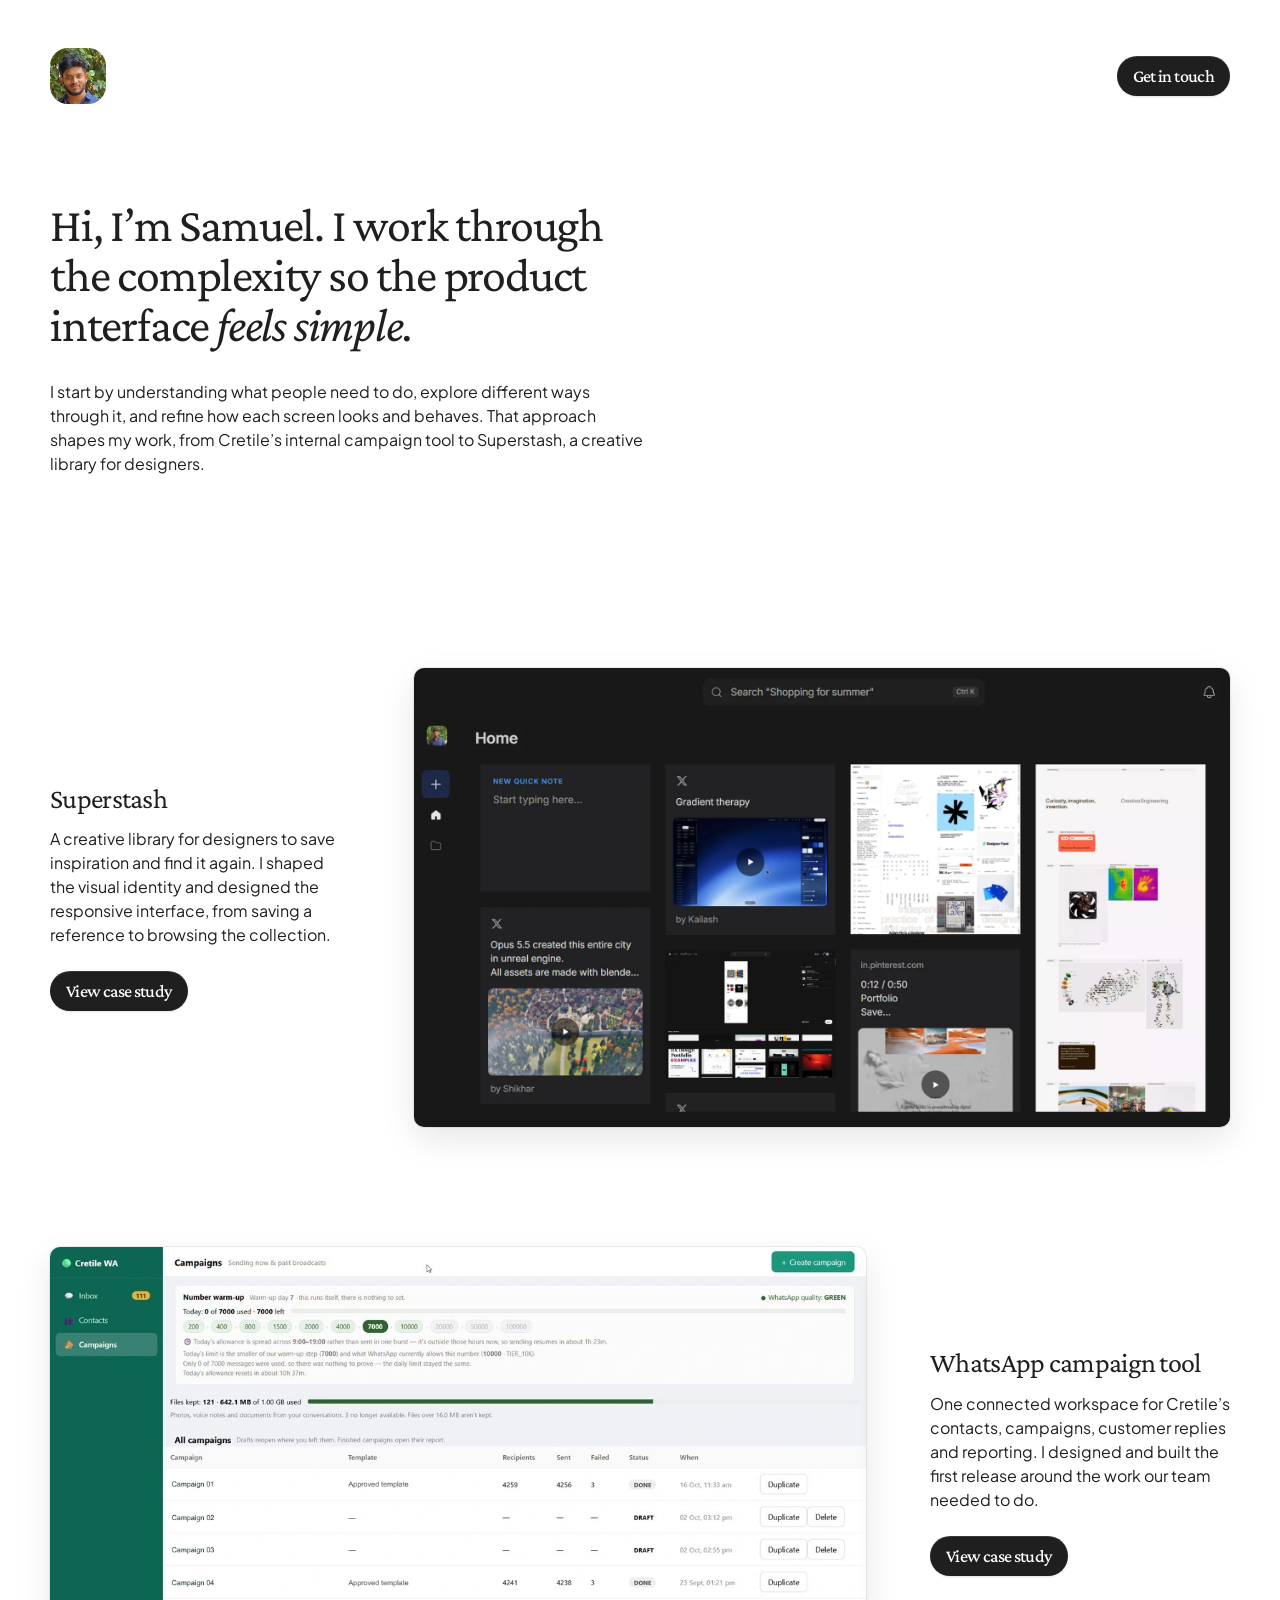
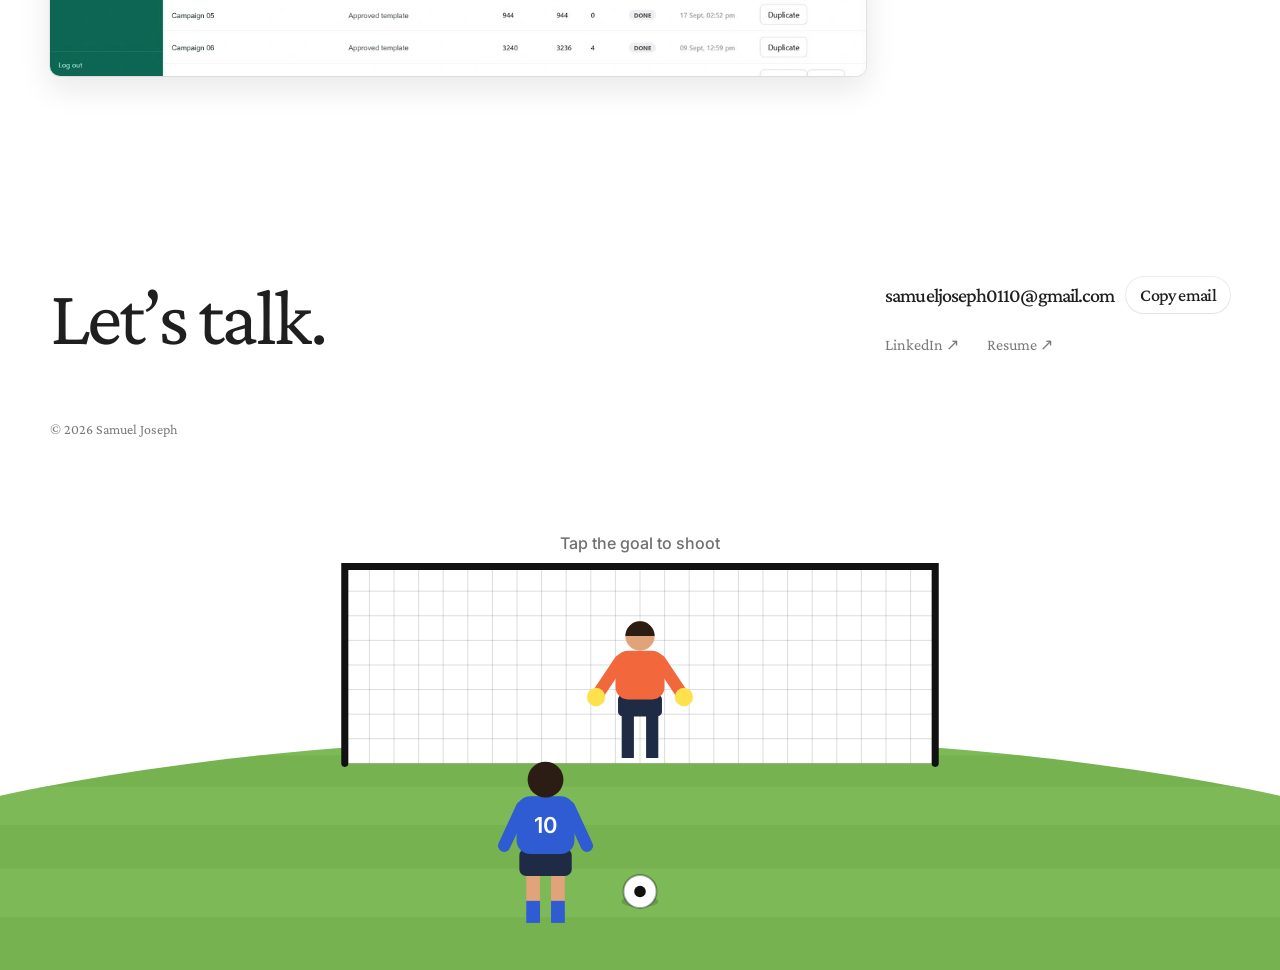
<file: index.html>
<!DOCTYPE html>
<html lang="en">
<head>
<meta name="robots" content="noindex, nofollow">
<meta charset="utf-8">
<meta name="viewport" content="width=device-width, initial-scale=1">
<title>Samuel Joseph, UI &amp; Product Designer</title>
<meta name="description" content="I work through the complexity so the product interface feels simple. UI and product design by Samuel Joseph, featuring Superstash and Cretile’s campaign tool.">
<link rel="icon" type="image/png" href="assets/favicon.png">
<link rel="apple-touch-icon" href="assets/apple-touch-icon.png">
<meta property="og:type" content="website">
<meta property="og:site_name" content="Samuel Joseph">
<meta property="og:title" content="Samuel Joseph, UI &amp; Product Designer">
<meta property="og:description" content="I work through the complexity so the product interface feels simple. UI and product design by Samuel Joseph, featuring Superstash and Cretile’s campaign tool.">
<meta property="og:url" content="https://jsamuel-vibe.github.io/portfolio/">
<meta property="og:image" content="https://jsamuel-vibe.github.io/portfolio/assets/og-home.jpg">
<meta property="og:image:width" content="1200">
<meta property="og:image:height" content="630">
<meta name="twitter:card" content="summary_large_image">
<link rel="preload" href="assets/fonts/crimson-pro-latin-variable.woff2" as="font" type="font/woff2" crossorigin>
<link rel="stylesheet" href="styles.css?v=20261031-frame8">
<link rel="stylesheet" href="home.css?v=20261031-ink">
</head>
<body>
<main class="page home-page">
  <div class="container">

    <header class="site-nav">
      <a class="site-portrait-link" href="index.html" aria-label="Samuel Joseph, home"><img class="site-portrait" src="assets/profile.jpg" alt="Samuel Joseph" width="56" height="56"></a>
      <a class="btn btn-primary" href="#contact">Get in touch</a>
    </header>

    <section class="home-hero" aria-labelledby="home-title">
      <h1 id="home-title" class="home-title">Hi, I’m Samuel. I work through the complexity so the product interface <em>feels simple.</em></h1>
      <p class="t-body hero-sub">I start by understanding what people need to do, explore different ways through it, and refine how each screen looks and behaves. That approach shapes my work, from Cretile’s internal campaign tool to Superstash, a creative library for designers.</p>
    </section>

    <section id="work" class="sec home-work" aria-label="Projects">
      <div class="home-projects">
        <article class="home-project" aria-labelledby="superstash-title">
          <a class="feature-media interface-stage" href="superstash.html" aria-label="Explore the Superstash case study"><div class="interface-viewport"><img class="media" src="assets/superstash-real-library.webp" width="1920" height="1080" alt="The Superstash library: a quick-note field beside a grid of saved references" loading="lazy"></div></a>
          <div class="feature-text">
            <h2 id="superstash-title" class="home-project-title"><a href="superstash.html">Superstash</a></h2>
            <p class="t-body">A creative library for designers to save inspiration and find it again. I shaped the visual identity and designed the responsive interface, from saving a reference to browsing the collection.</p>
            <a class="btn btn-primary" href="superstash.html">View case study</a>
          </div>
        </article>
        <article class="home-project" aria-labelledby="cretile-title">
          <a class="feature-media interface-stage" href="whatsapp-campaigns.html" aria-label="Explore the WhatsApp campaign tool case study"><div class="interface-viewport"><img class="media" src="assets/wa-workspace-redacted.webp" alt="The WhatsApp campaign tool: number warm-up and a list of past campaigns" loading="lazy"></div></a>
          <div class="feature-text">
            <h2 id="cretile-title" class="home-project-title"><a href="whatsapp-campaigns.html">WhatsApp campaign tool</a></h2>
            <p class="t-body">One connected workspace for Cretile’s contacts, campaigns, customer replies and reporting. I designed and built the first release around the work our team needed to do.</p>
            <a class="btn btn-primary" href="whatsapp-campaigns.html">View case study</a>
          </div>
        </article>
      </div>
    </section>

    <!-- Other work: hidden until there is real work to show. Remove the comment markers to bring it back.
    <section class="stack" style="padding-top:clamp(96px,13.2vw,169px);gap:48px">
      <div class="section-heading"><h2 class="t-title">Other work</h2></div>
      <div class="gallery">
        <div class="gallery-row">
          <div class="g-narrow"></div>
          <div class="g-wide"></div>
        </div>
        <div class="gallery-row">
          <div class="g-wide"></div>
          <div class="g-narrow"></div>
        </div>
        <div class="gallery-row">
          <div class="g-narrow"></div>
          <div class="g-wide"></div>
        </div>
      </div>
    </section>
    -->

    <footer class="contact sec" id="contact">
      <div class="rule"></div>
      <div class="contact-main">
        <div class="contact-head">
          <h2 class="contact-title">Let’s talk.</h2>
        </div>
        <div class="contact-actions">
          <div class="email-row">
            <a class="contact-email" href="mailto:samueljoseph0110@gmail.com">samueljoseph0110@gmail.com</a>
            <button class="btn btn-secondary btn-sm" type="button" data-copy="samueljoseph0110@gmail.com">Copy email</button>
          </div>
          <nav class="footer-links" aria-label="Elsewhere">
            <a href="https://www.linkedin.com/in/samuel-joseph8" target="_blank" rel="noopener">LinkedIn <span aria-hidden="true">↗</span></a>
            <a href="assets/Samuel-Joseph-Resume.pdf" target="_blank" rel="noopener">Resume <span aria-hidden="true">↗</span></a>
          </nav>
        </div>
      </div>
      <p class="t-small muted contact-note">© 2026 Samuel Joseph</p>
      <div class="game-stage" data-game="penalty" role="group" aria-label="Penalty game: tap the goal to shoot"></div>
    </footer>

  </div>
</main>
<script src="site.js"></script>
<script src="games/penalty-rules.js?v=20261031-frame8"></script>
<script src="game-stage.js?v=20261031-frame8"></script>
<script src="games/penalty.js?v=20261031-frame8"></script>
</body>
</html>
</file>
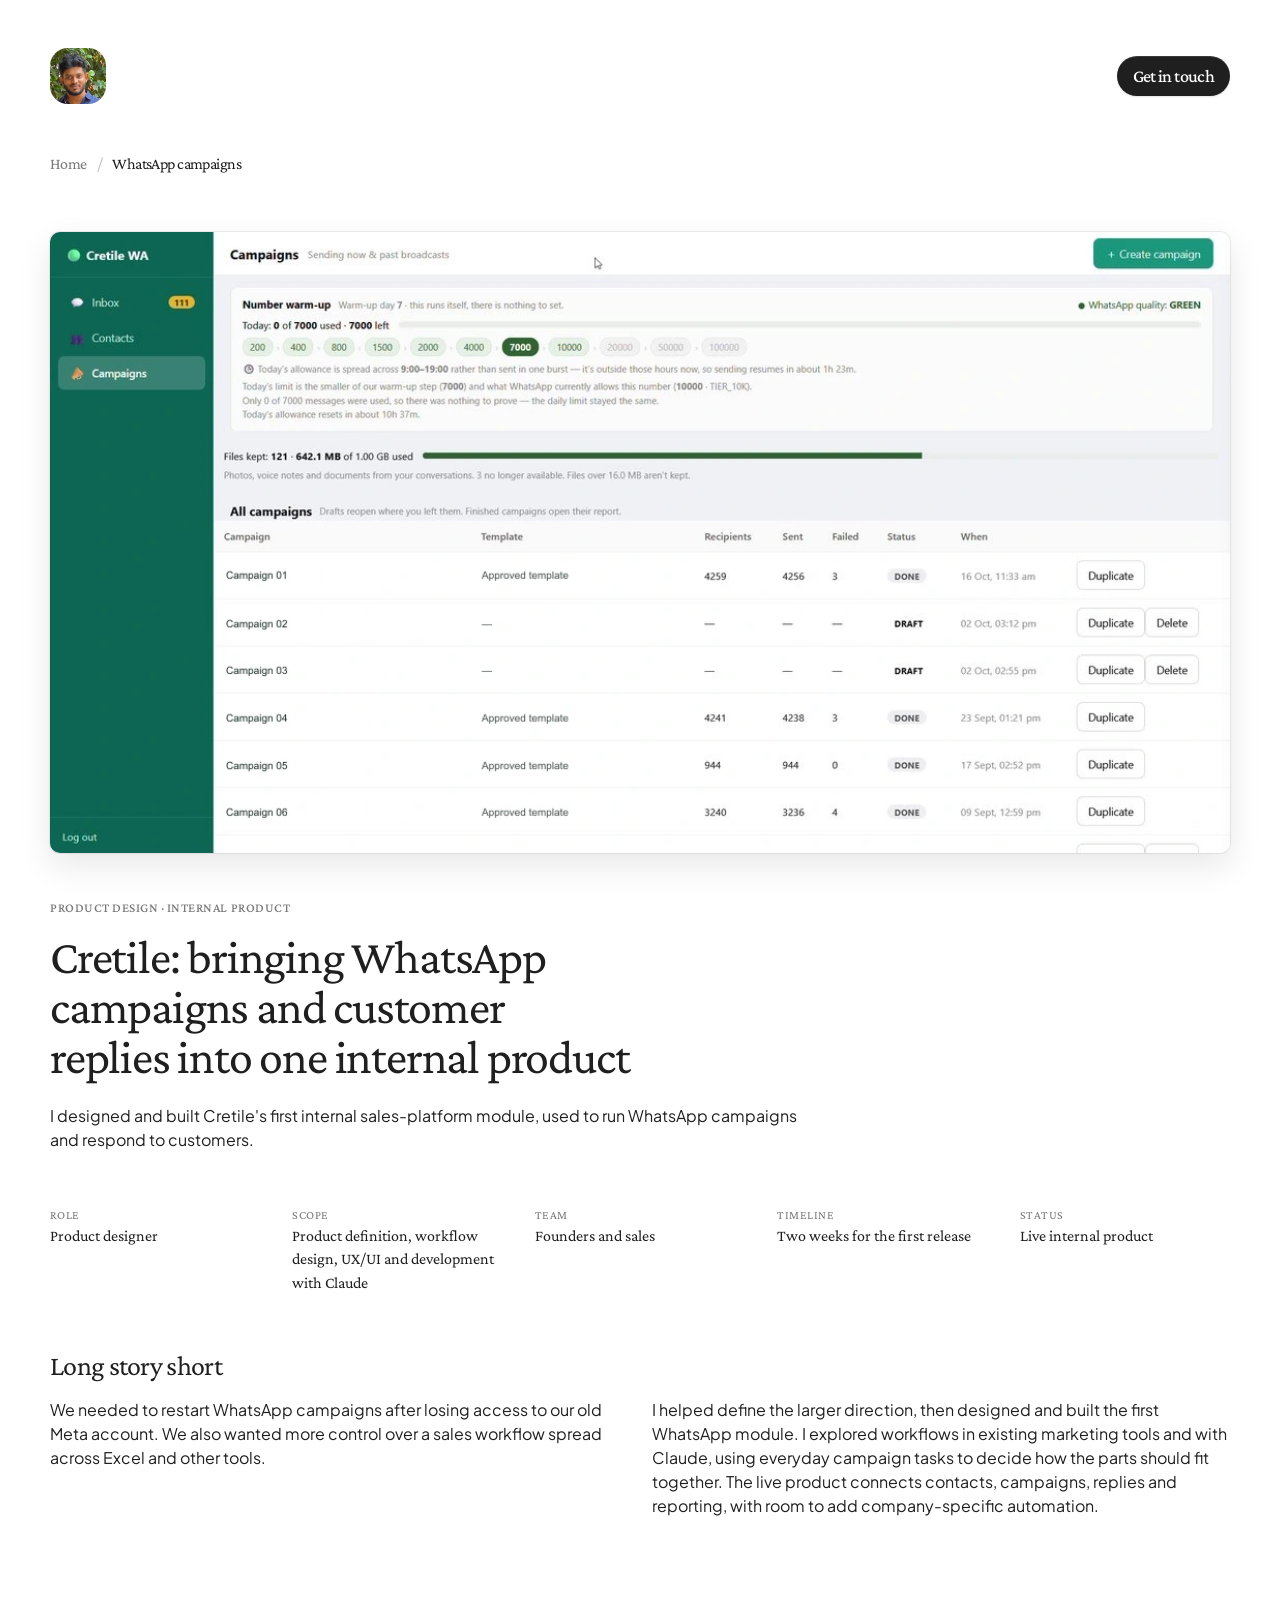
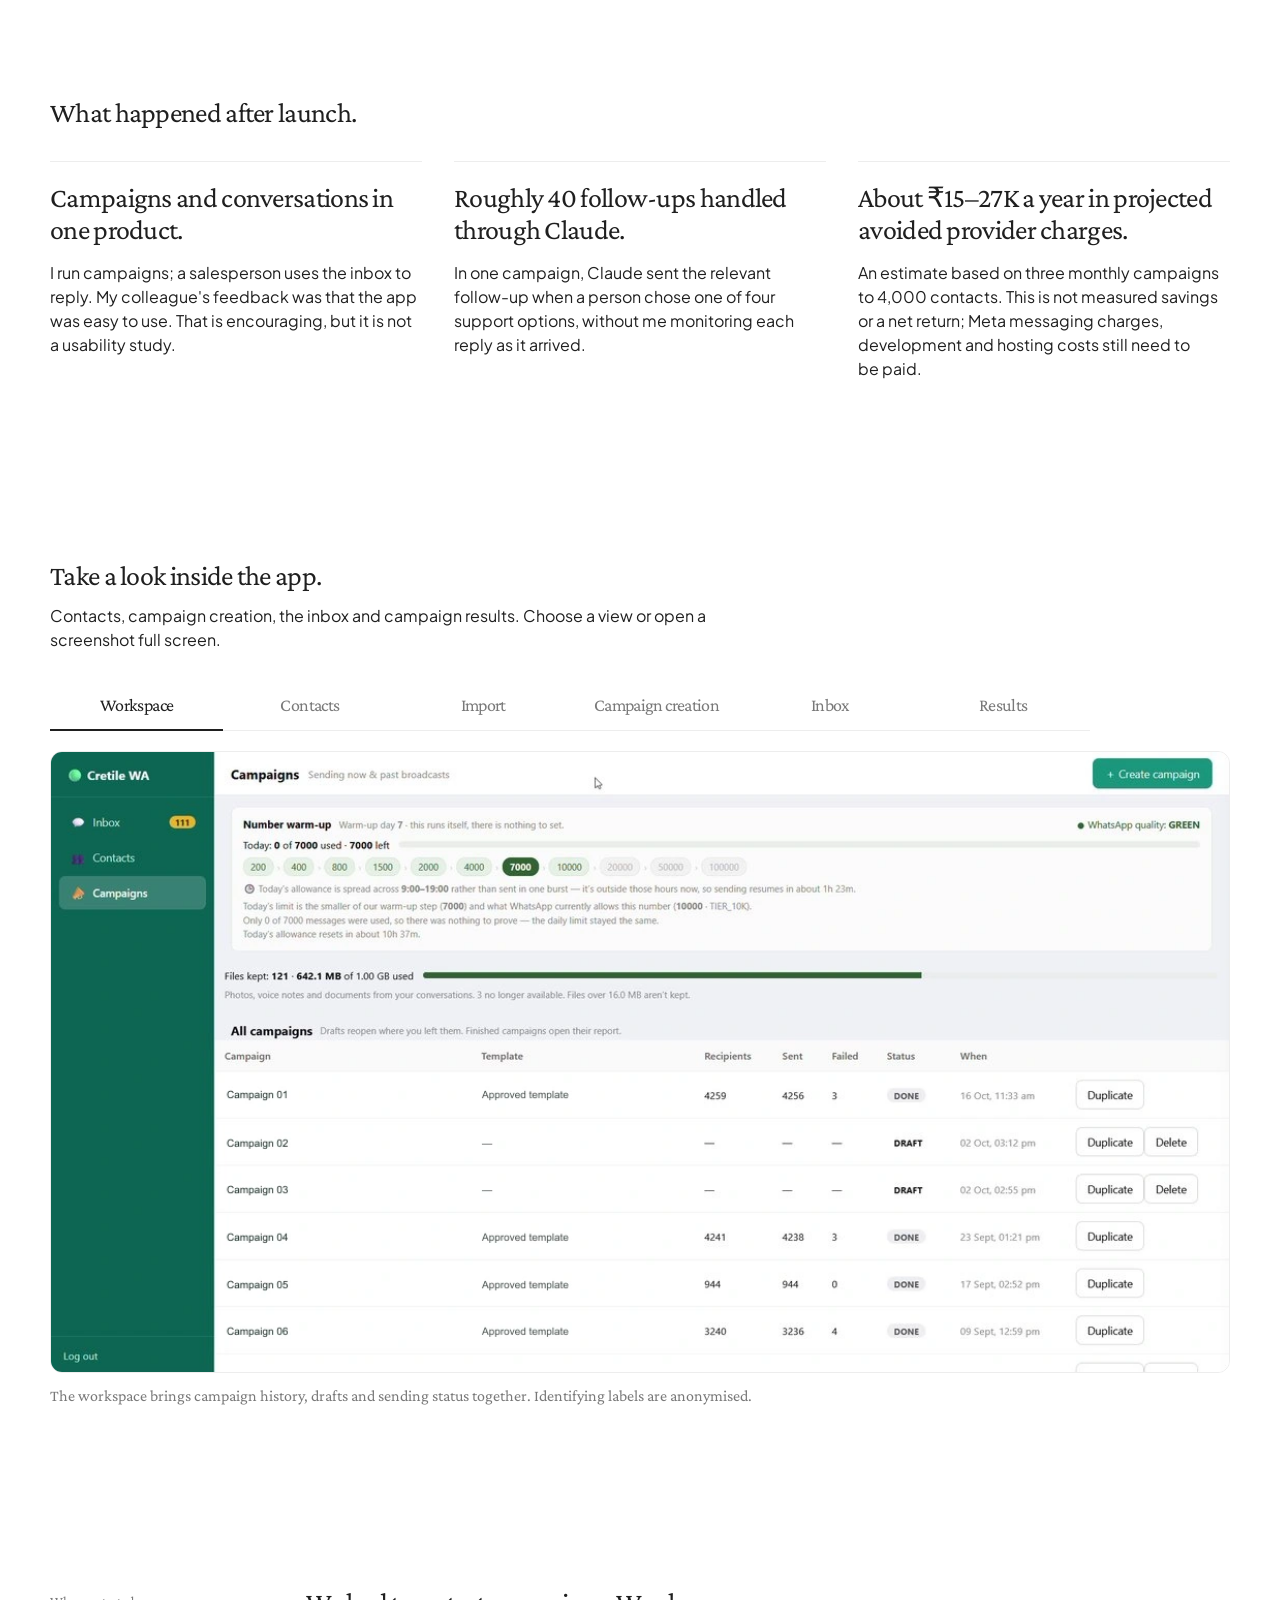
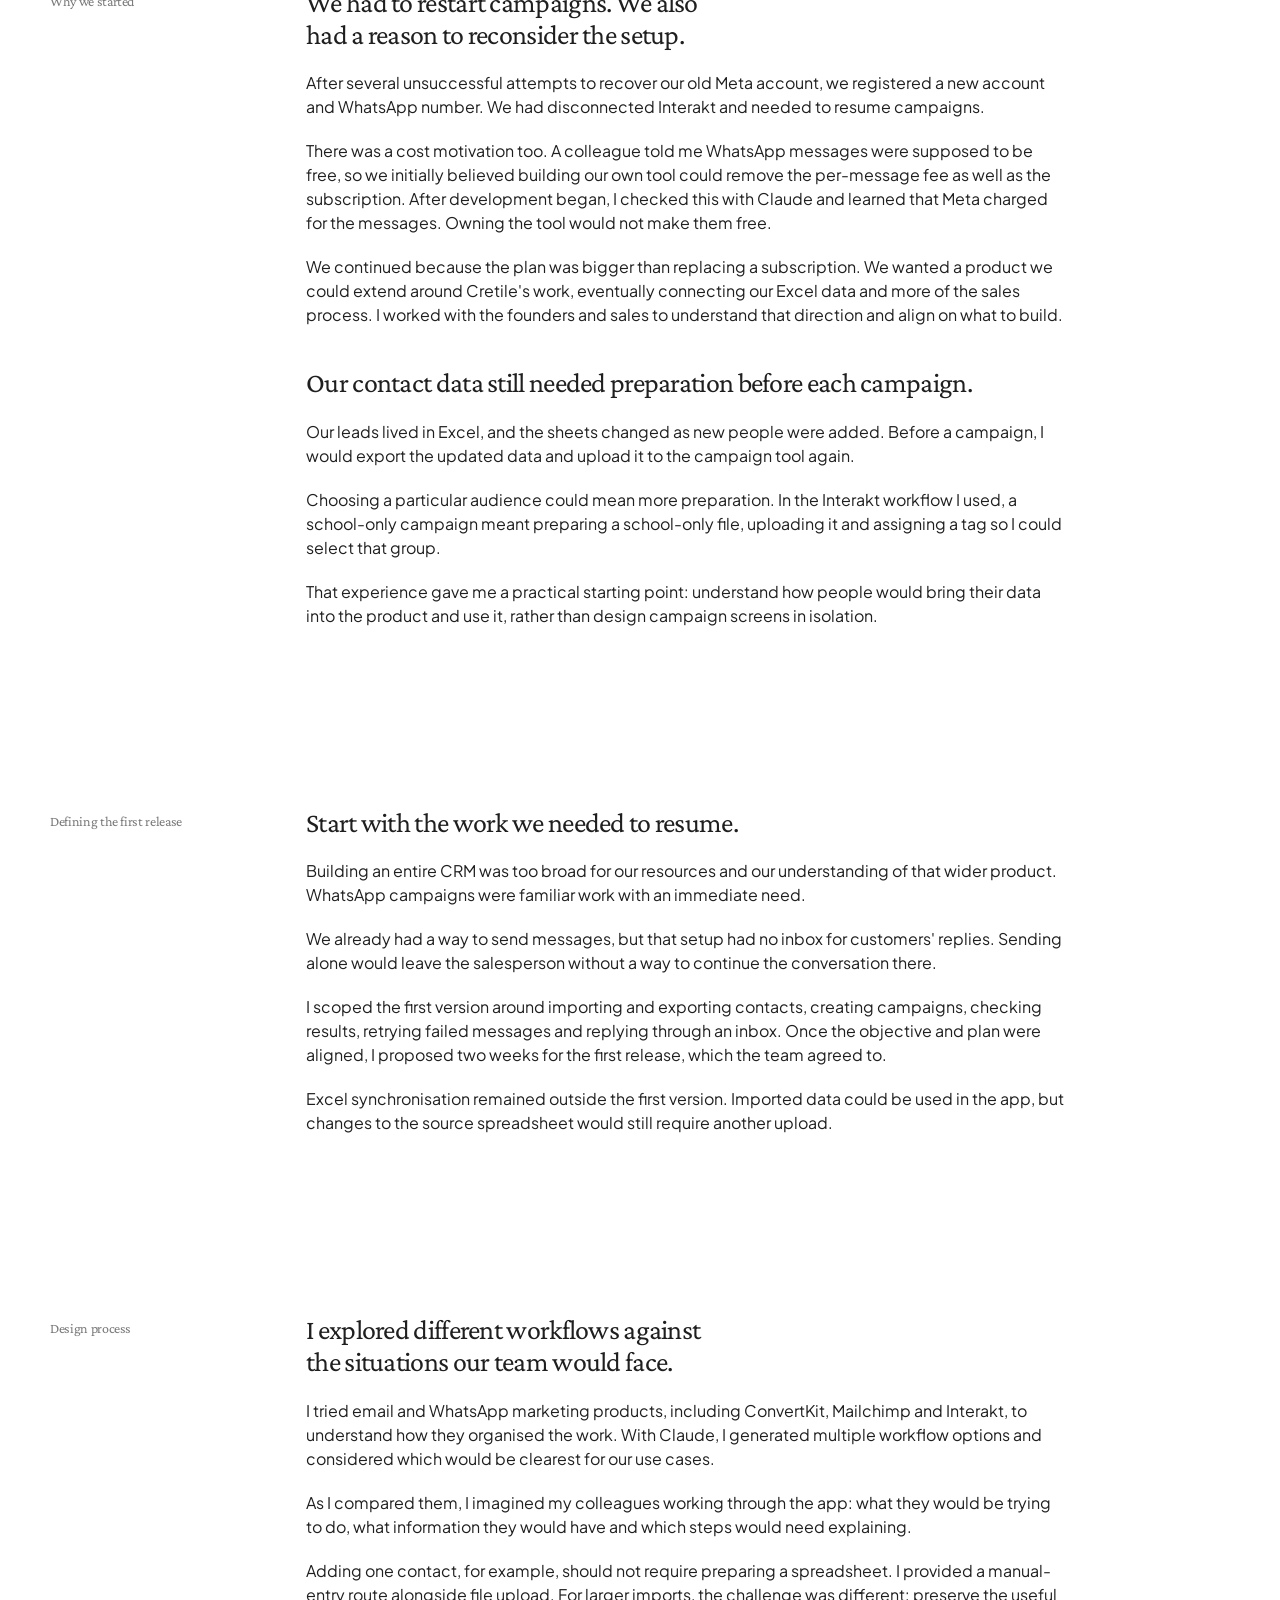
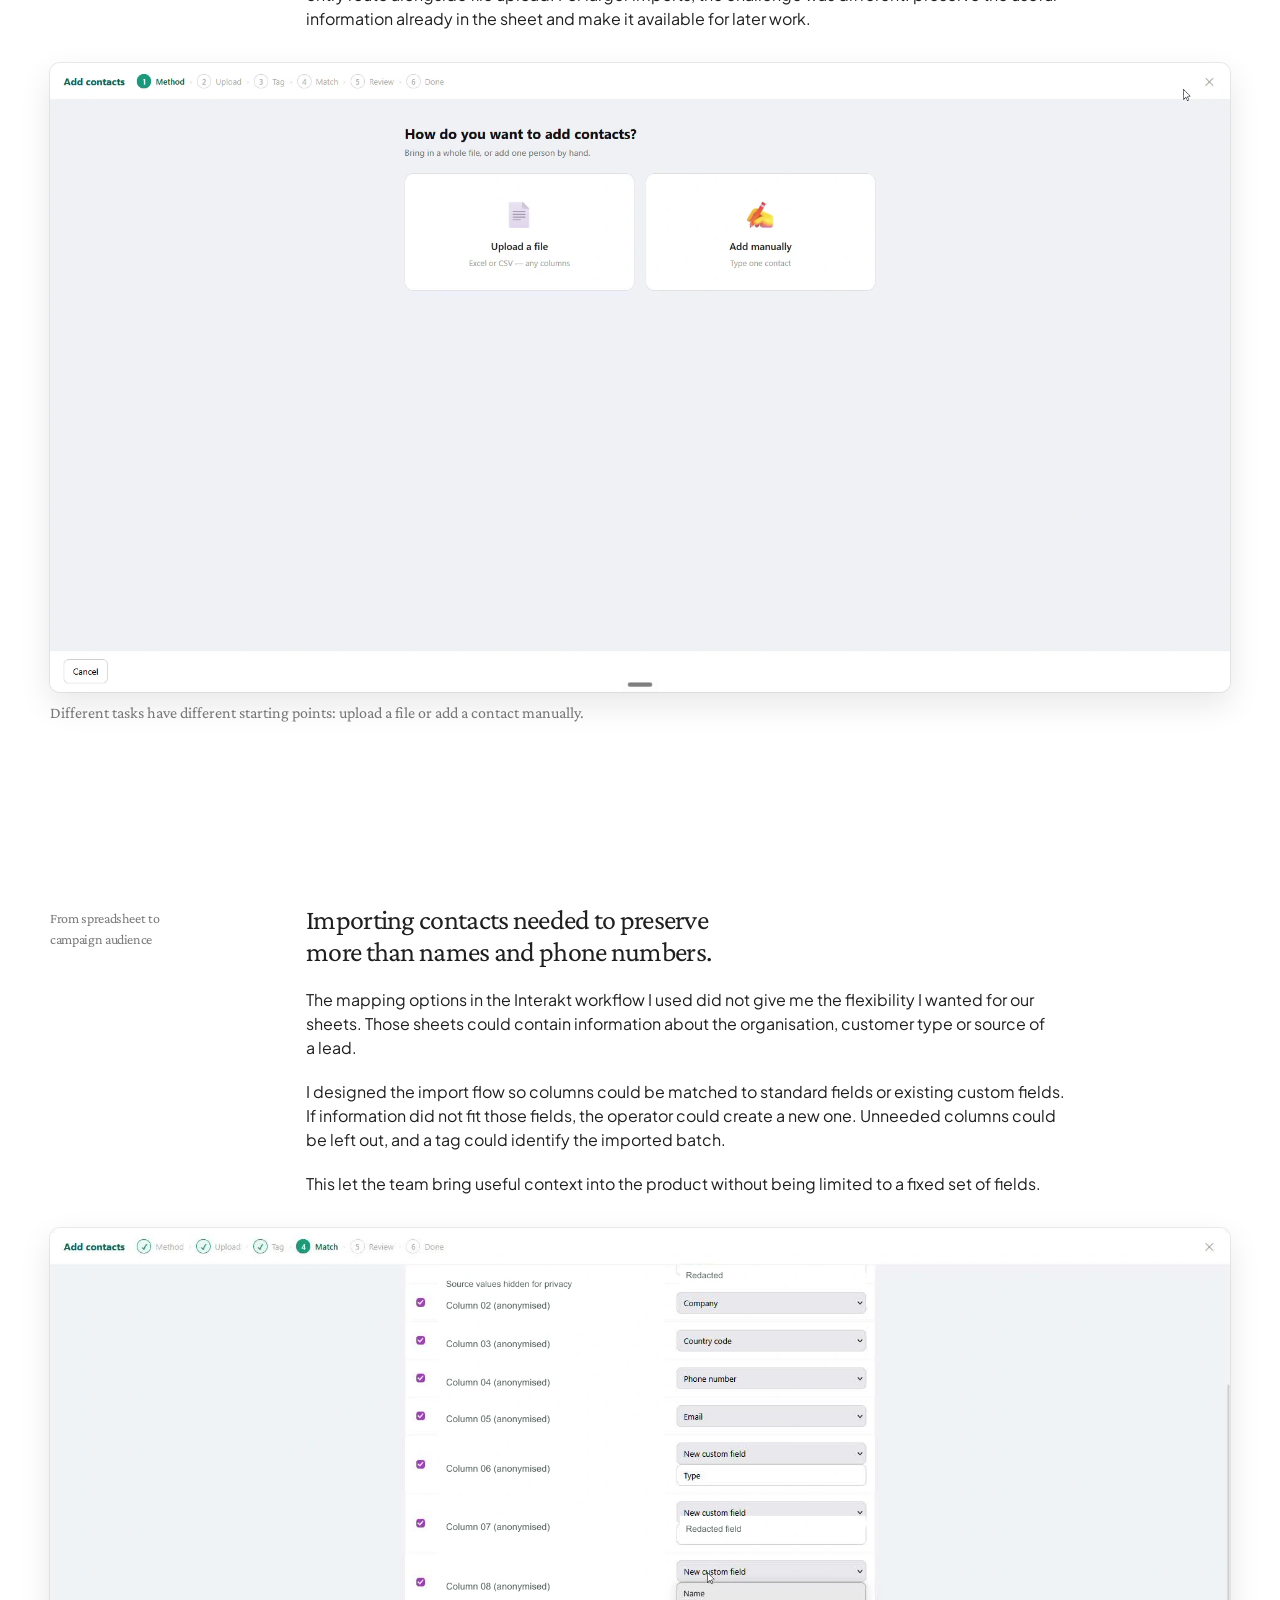
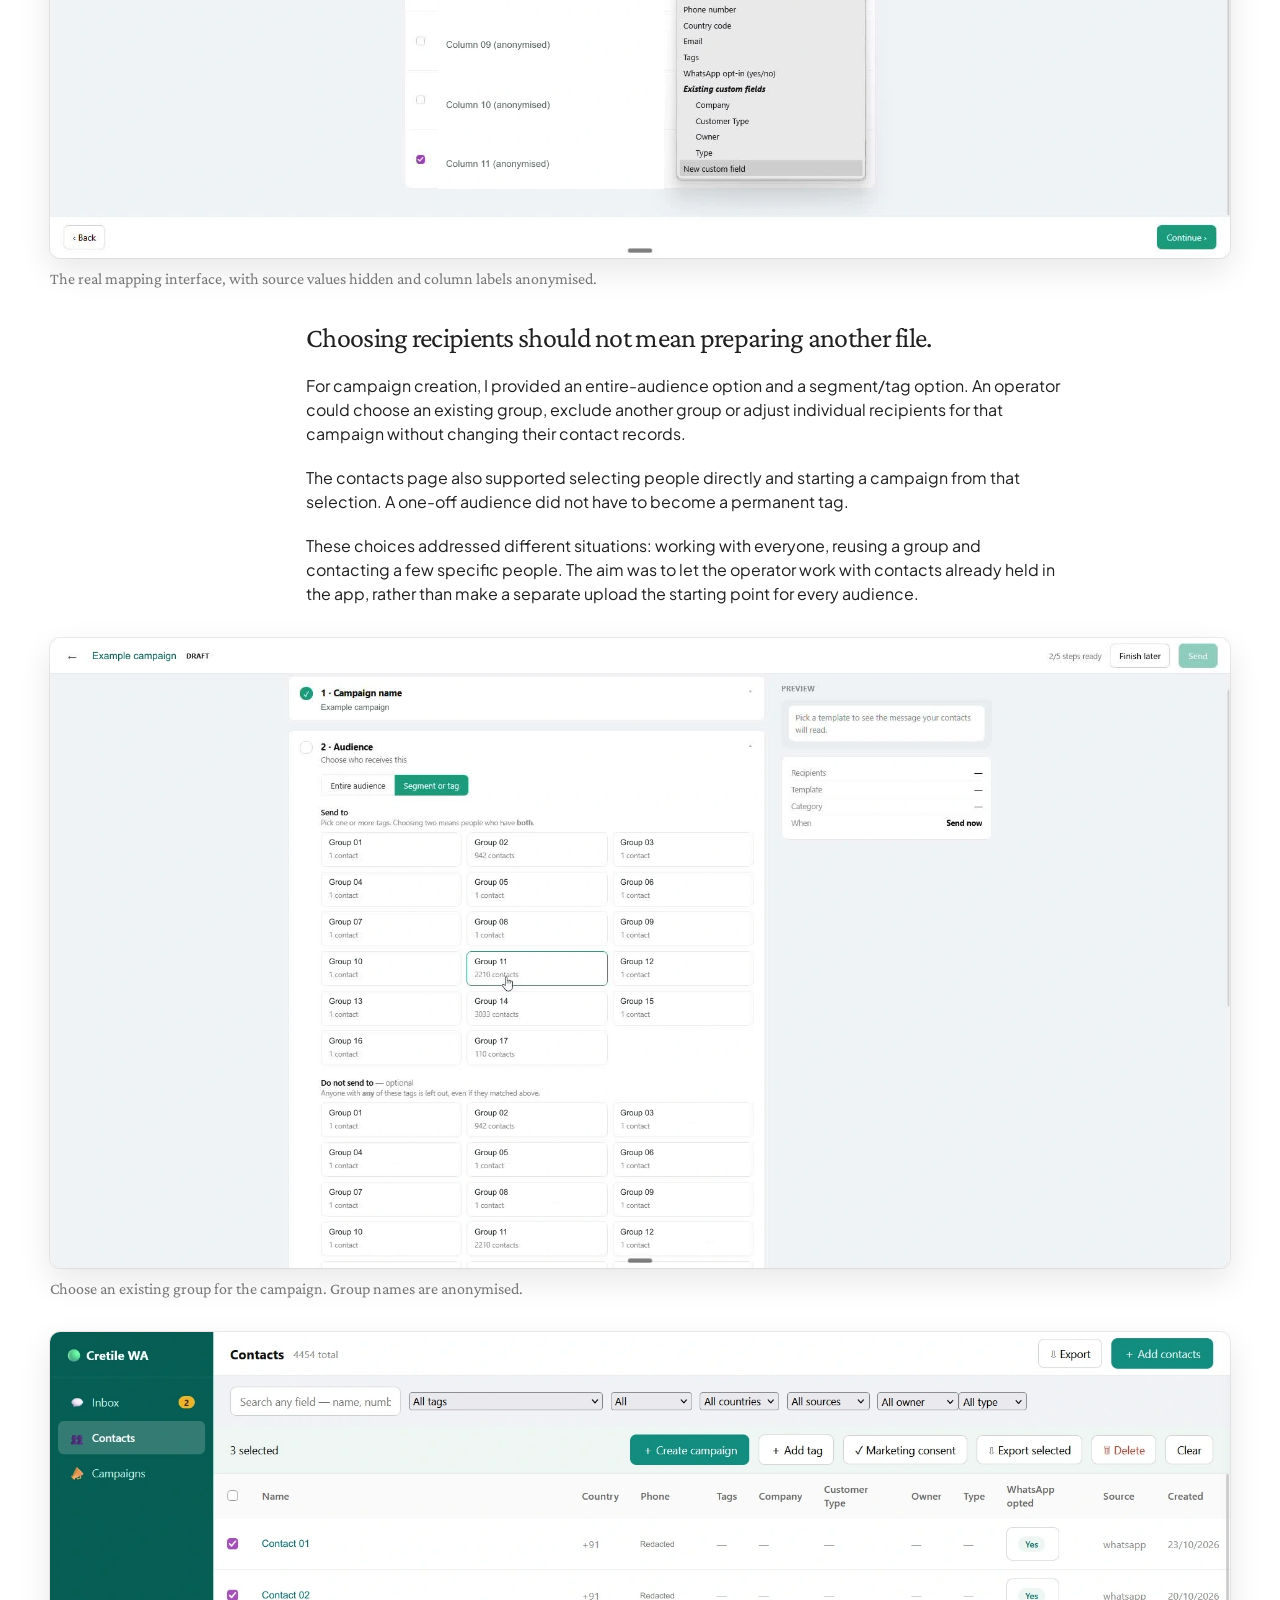
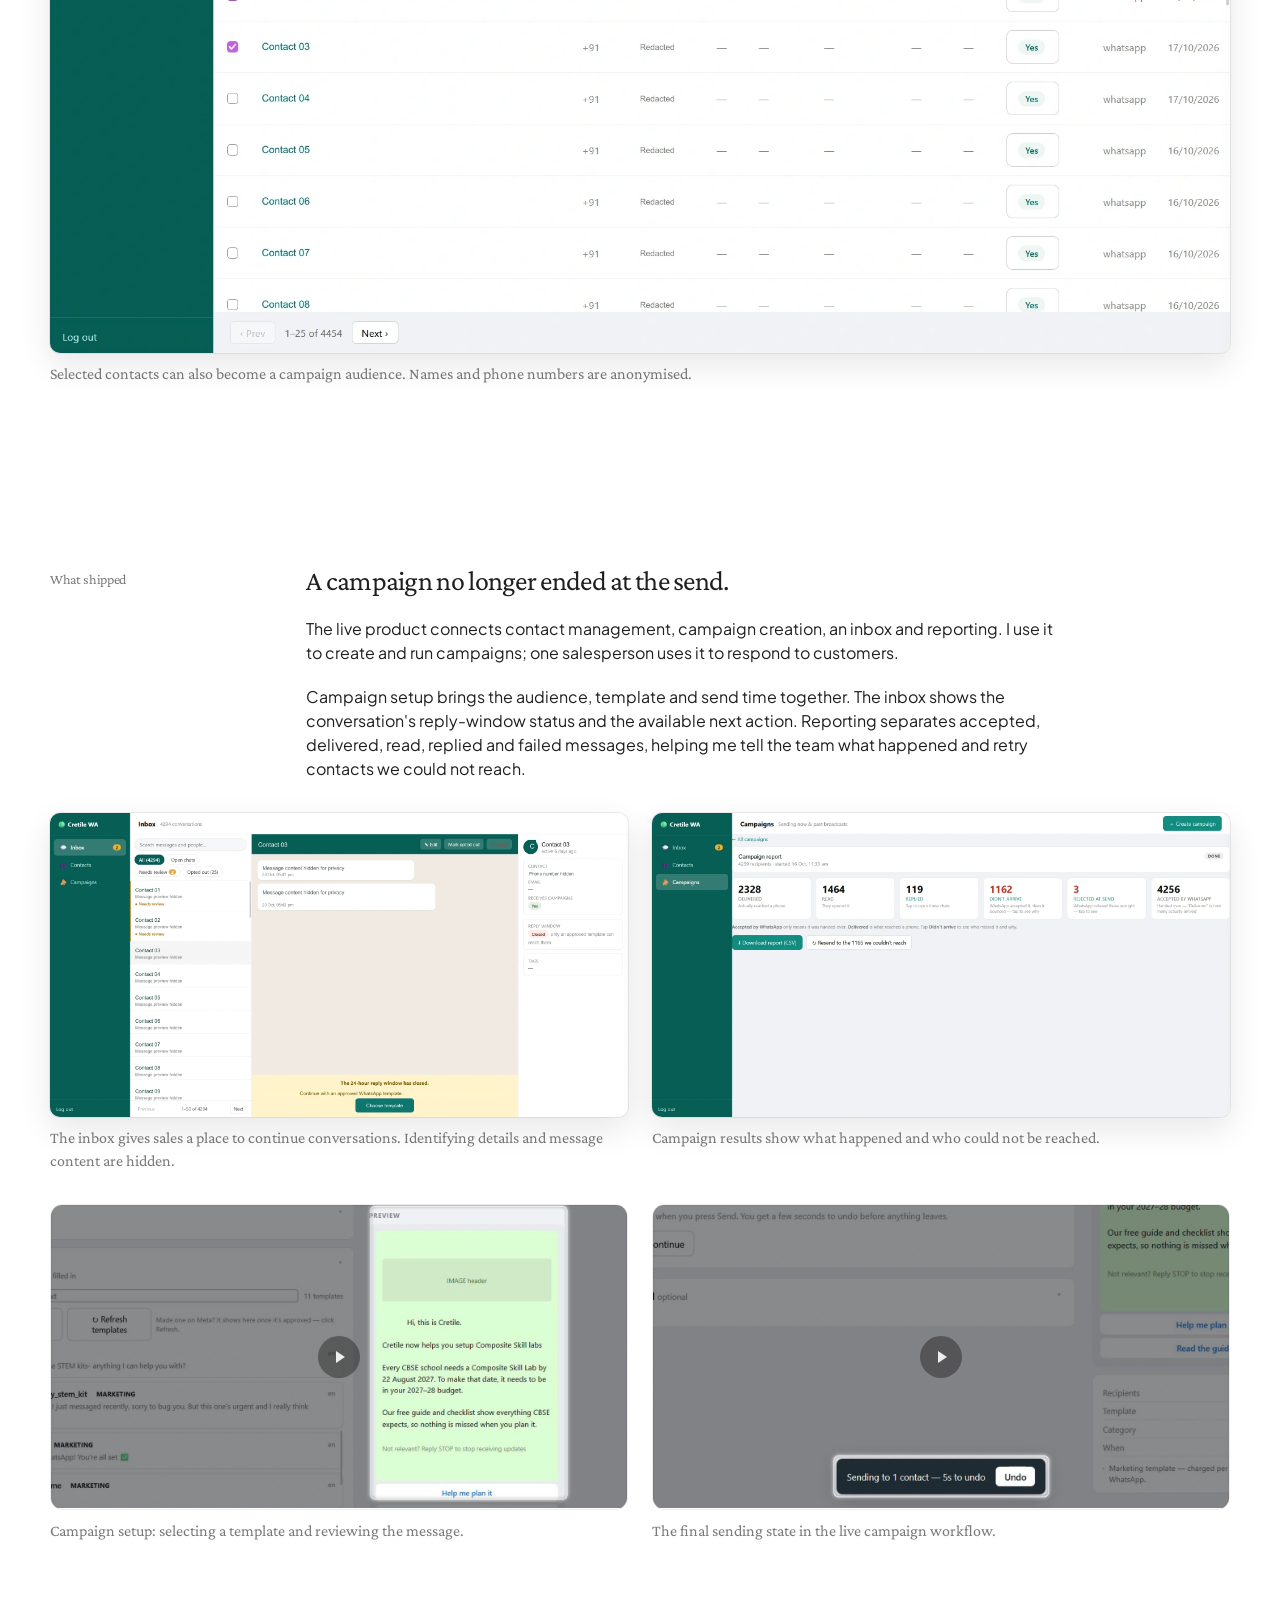
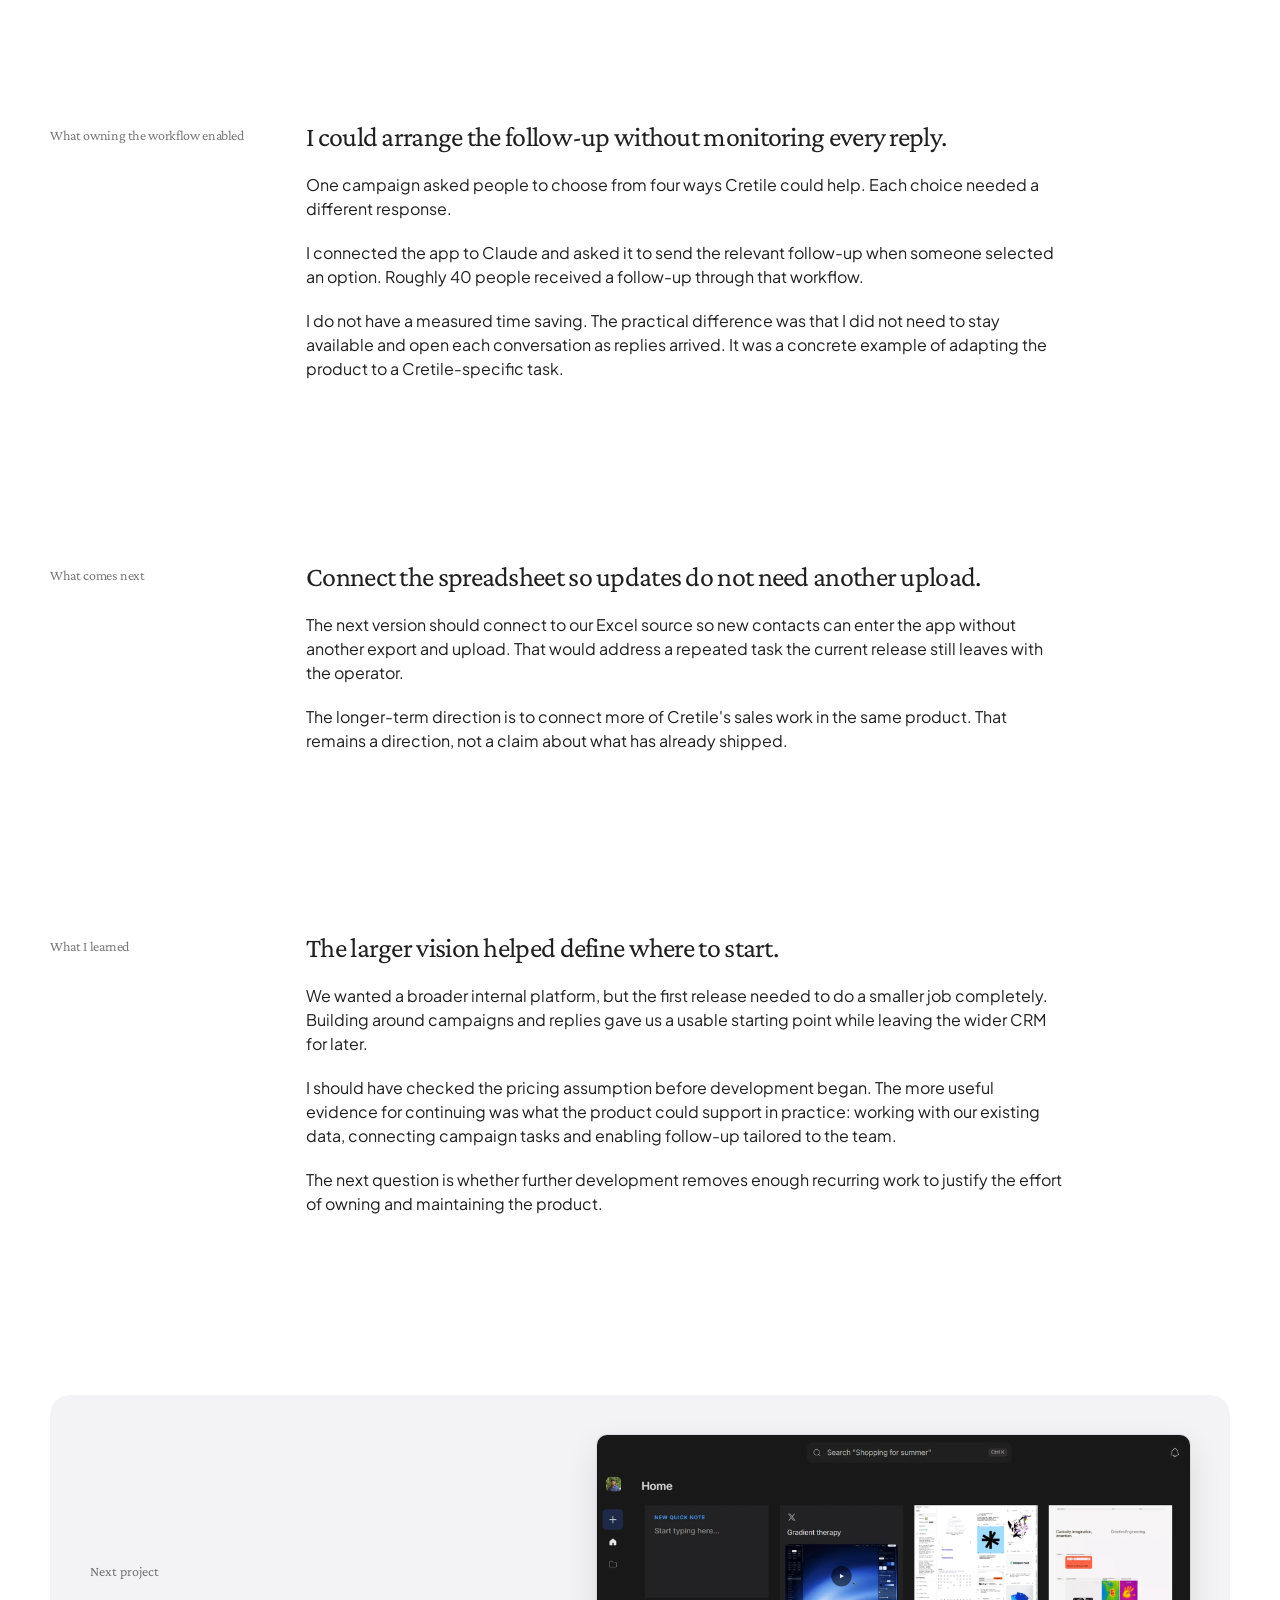
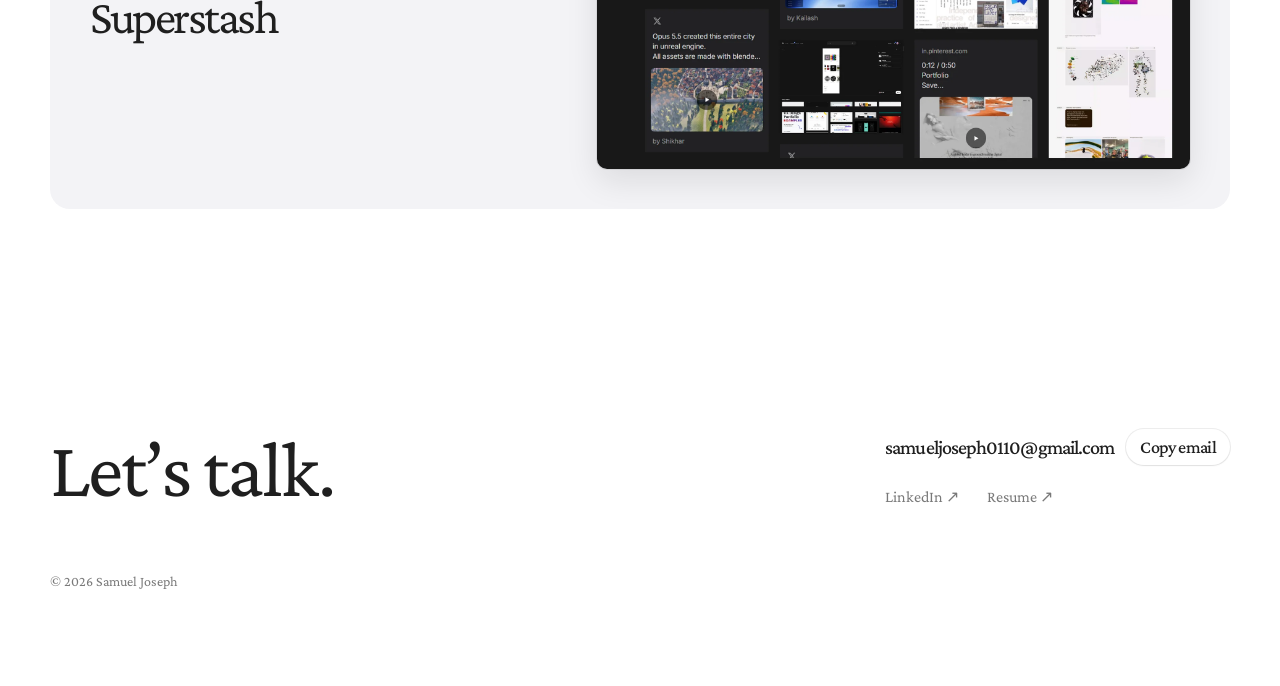
<file: cretile-case-study.html>
<!DOCTYPE html>
<html lang="en">
<head>
<meta charset="utf-8">
<title>Cretile sales platform · Samuel Joseph</title>
<meta name="robots" content="noindex">
<link rel="canonical" href="https://jsamuel-vibe.github.io/portfolio/whatsapp-campaigns.html">
<!-- The full case study now lives on the project page. Old links, including section links, forward there. -->
<script>location.replace('whatsapp-campaigns.html' + (location.hash === '#story' ? '#why' : location.hash));</script>
<meta http-equiv="refresh" content="0; url=whatsapp-campaigns.html">
</head>
<body>
<p>This case study has moved to <a href="whatsapp-campaigns.html">the WhatsApp campaigns page</a>.</p>
</body>
</html>
</file>
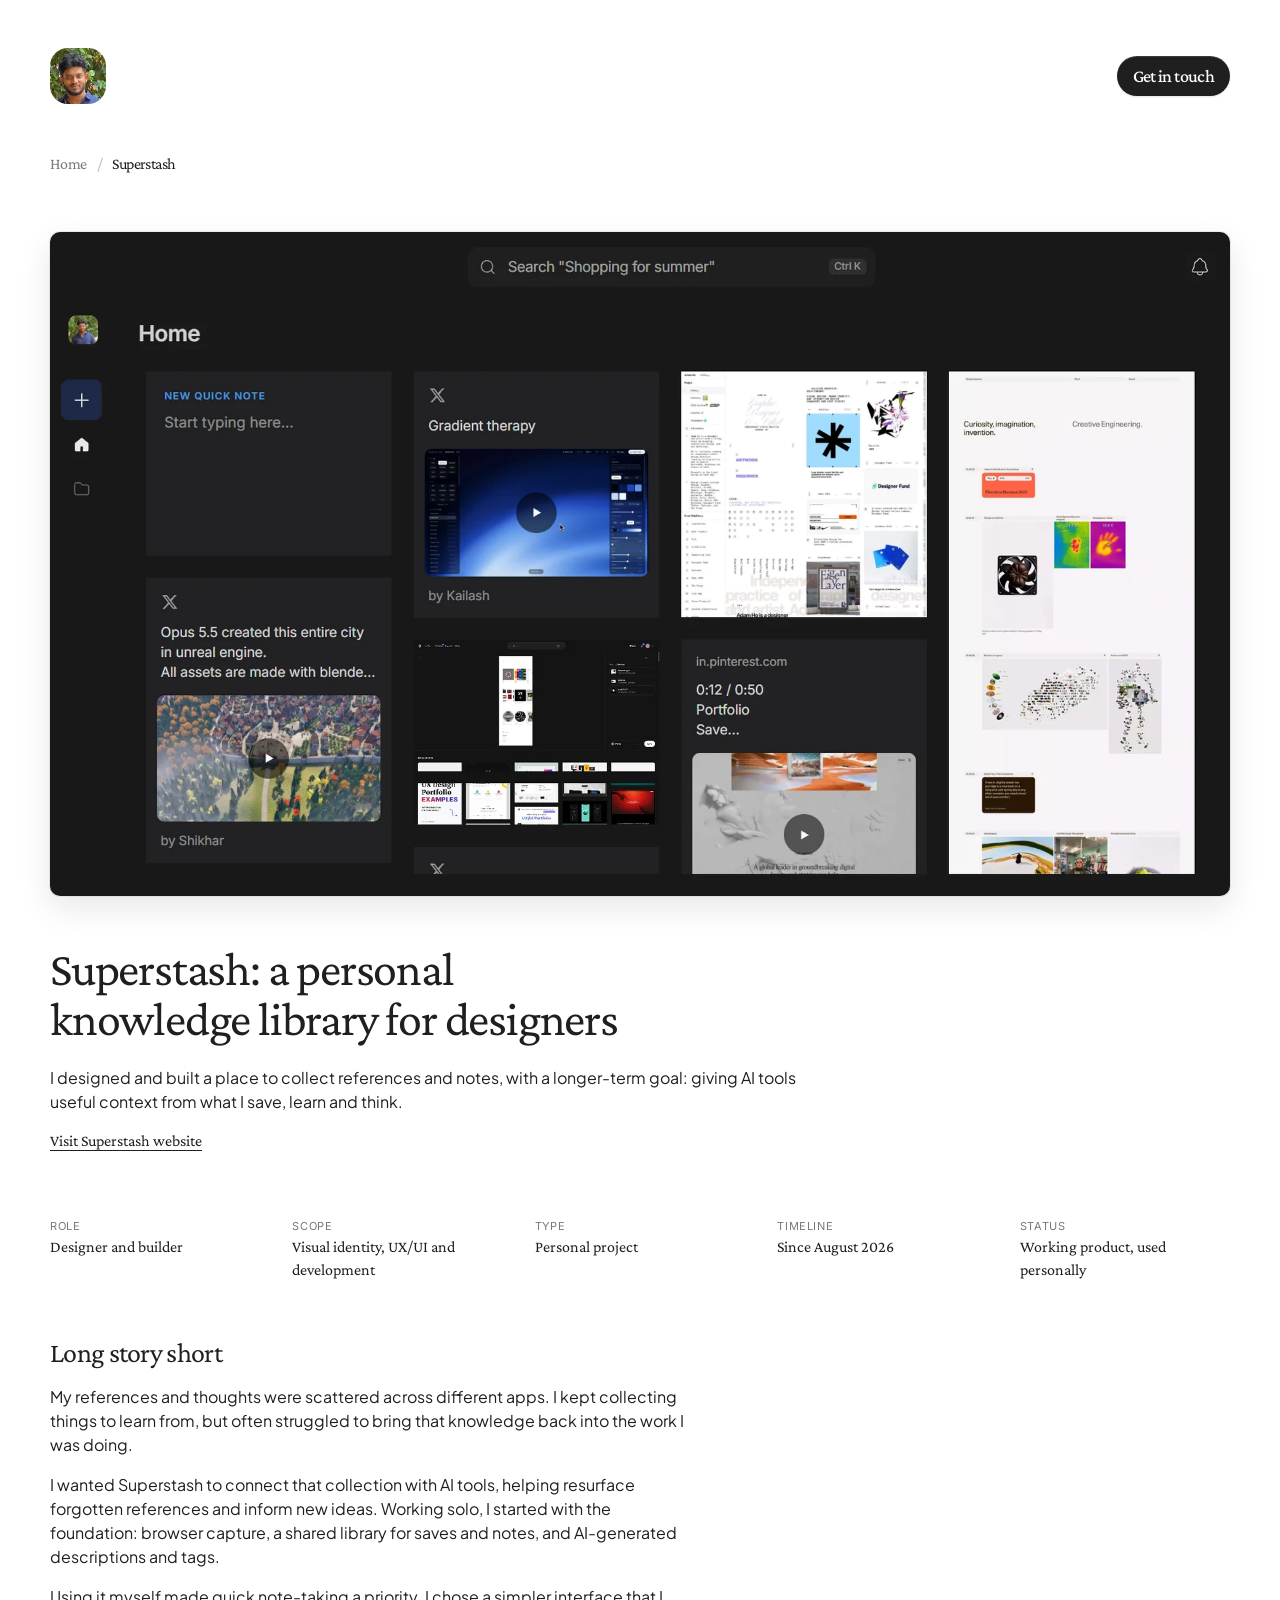
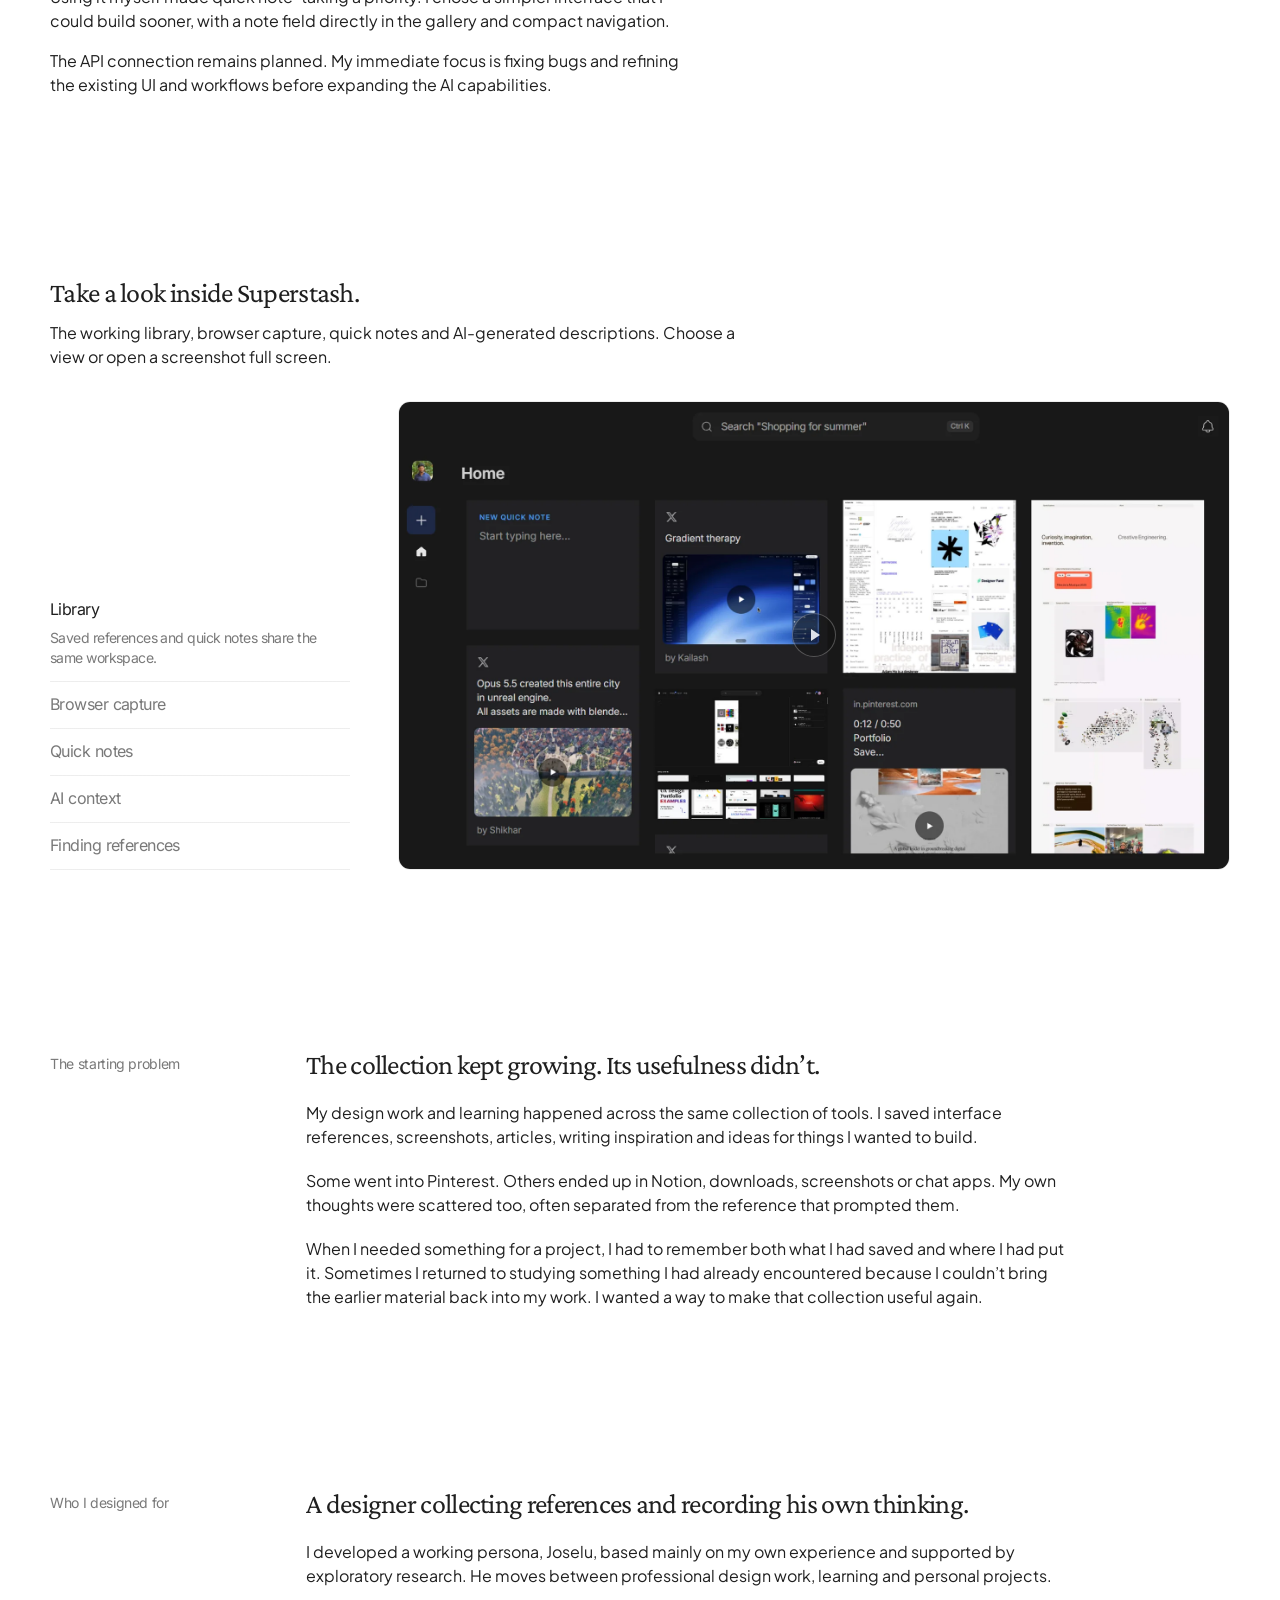
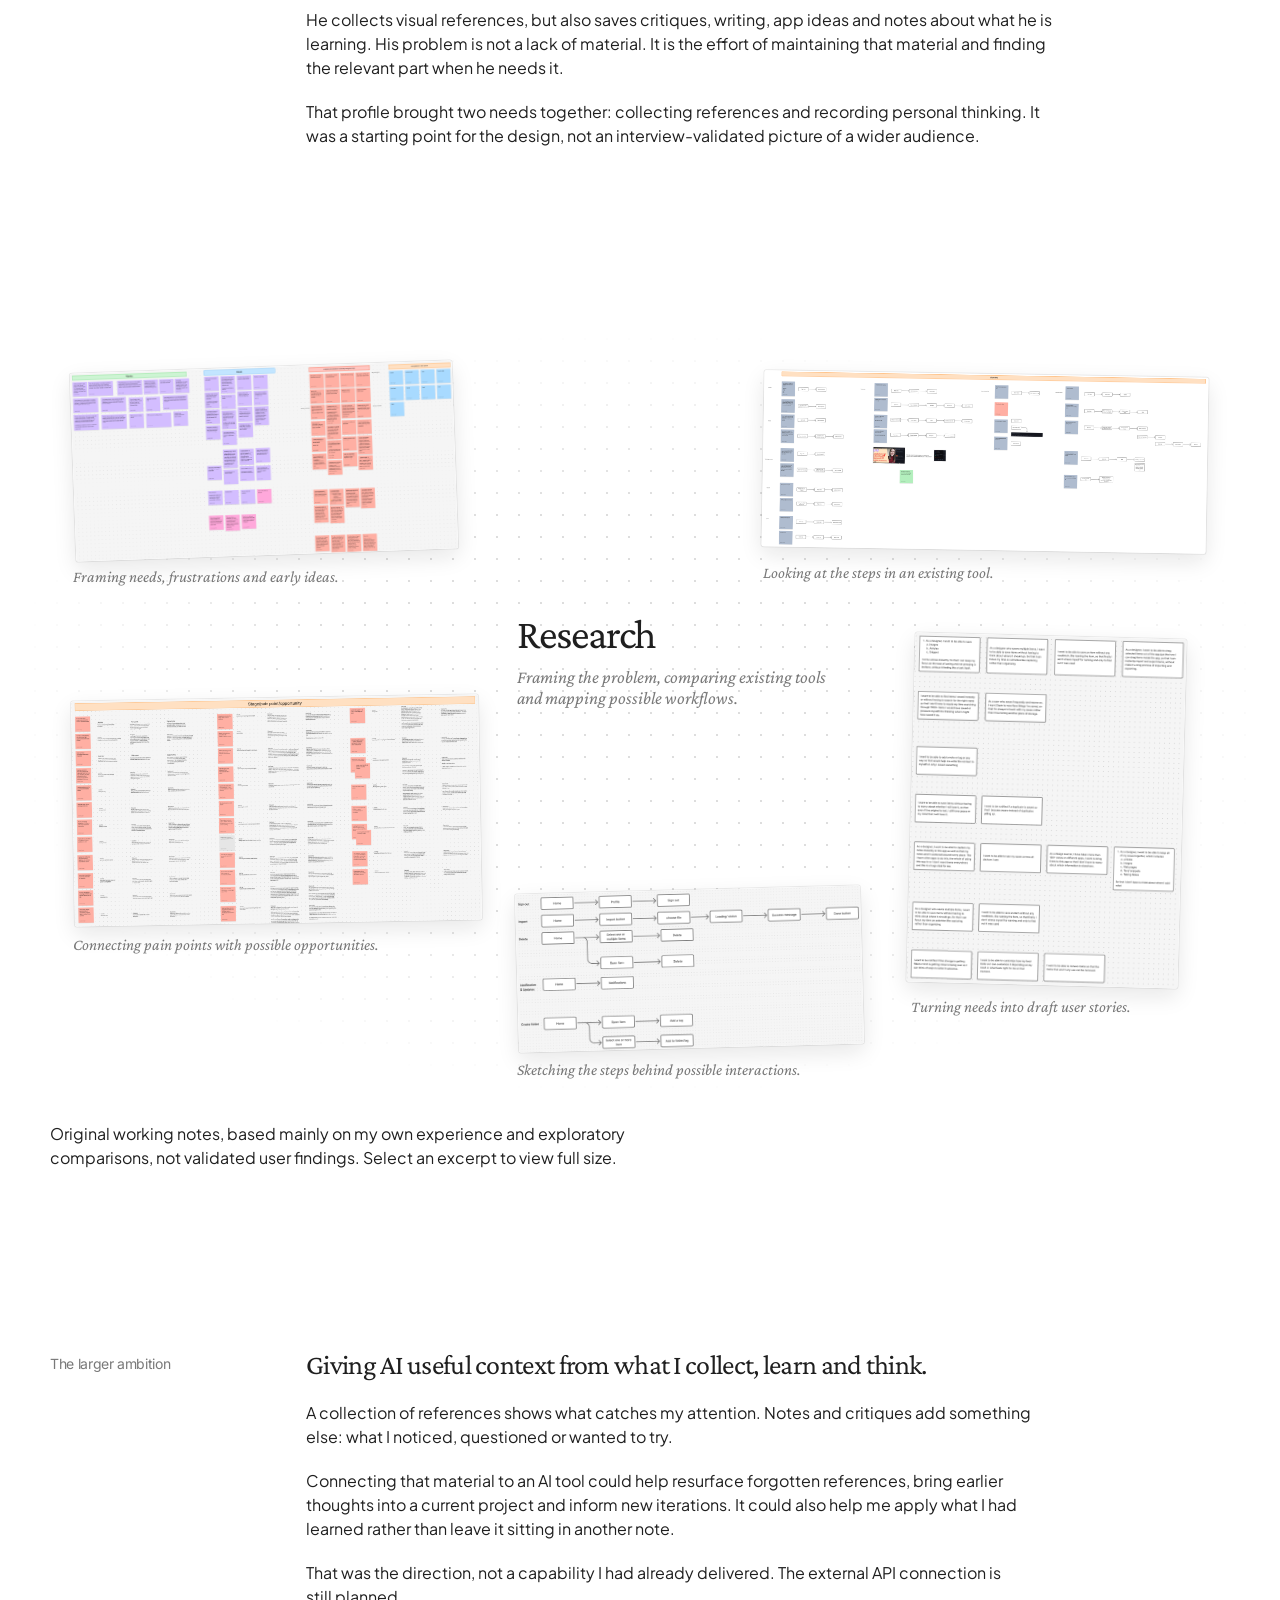
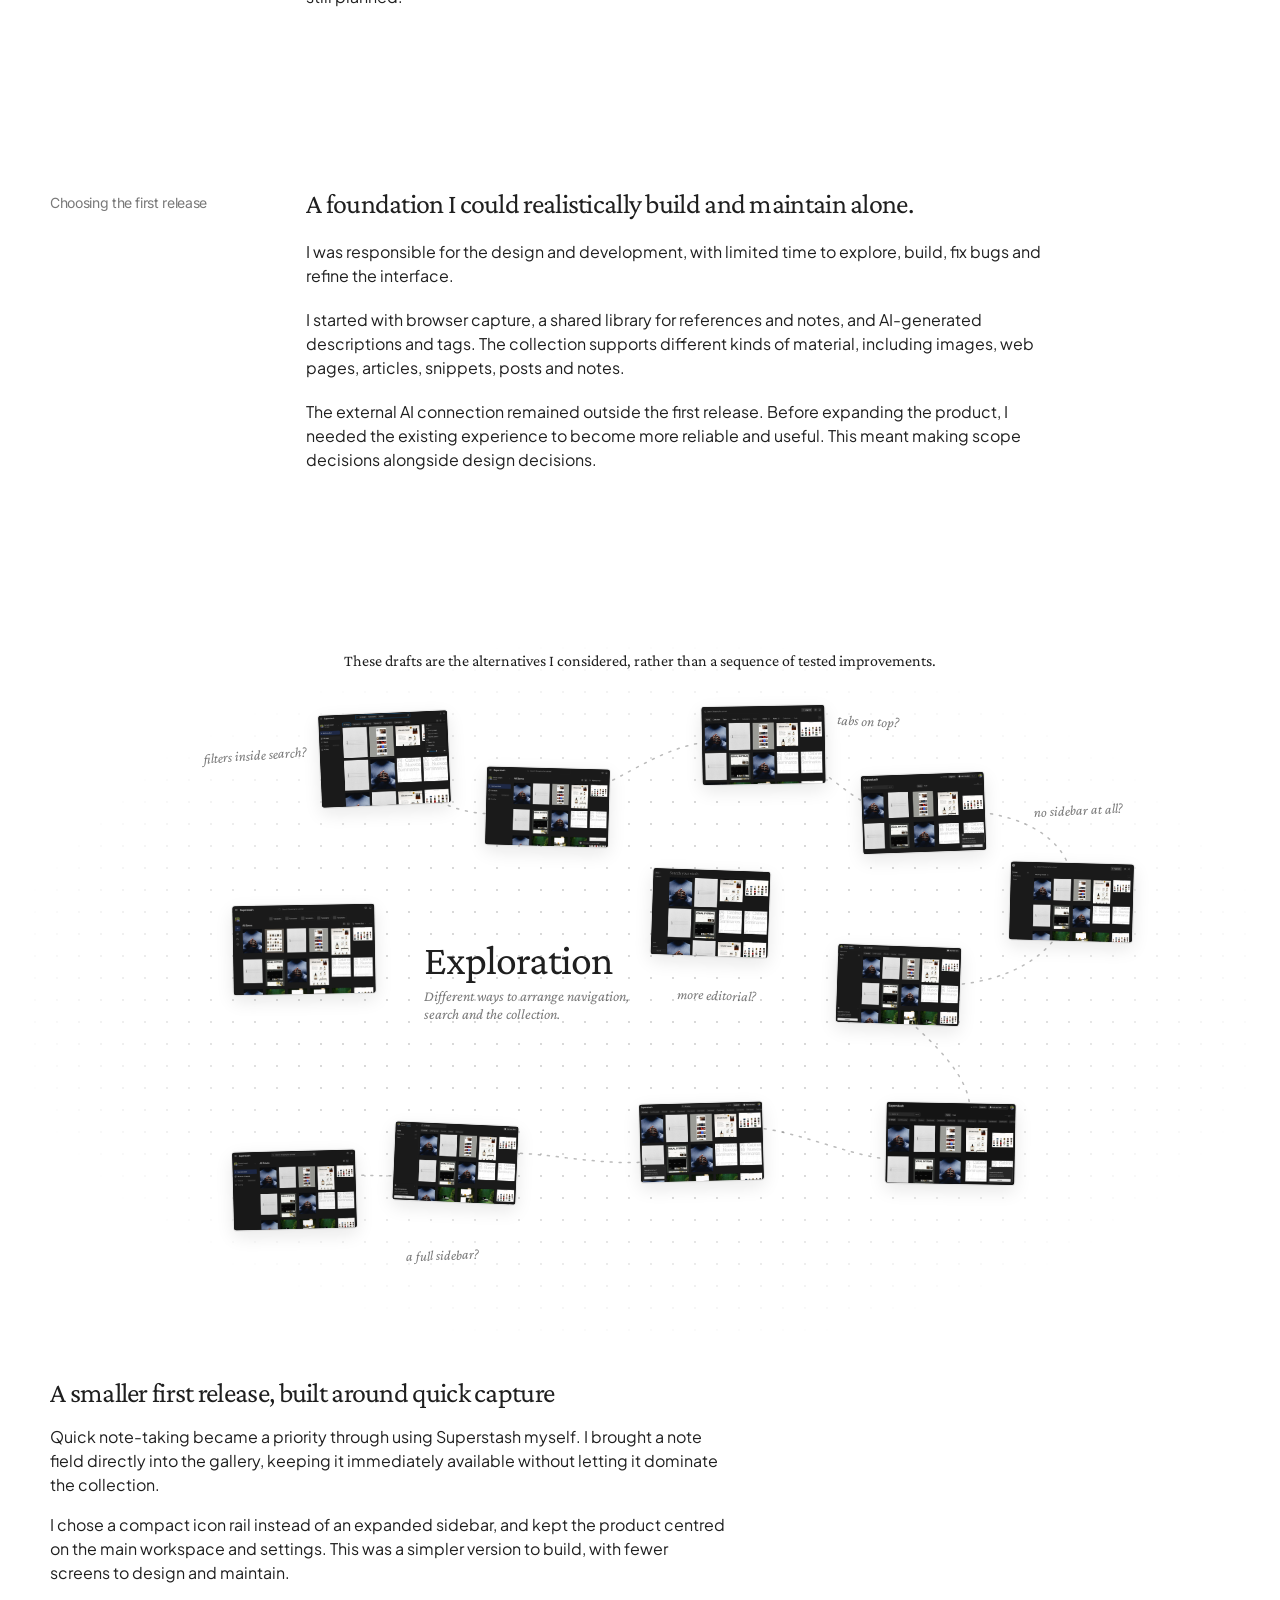
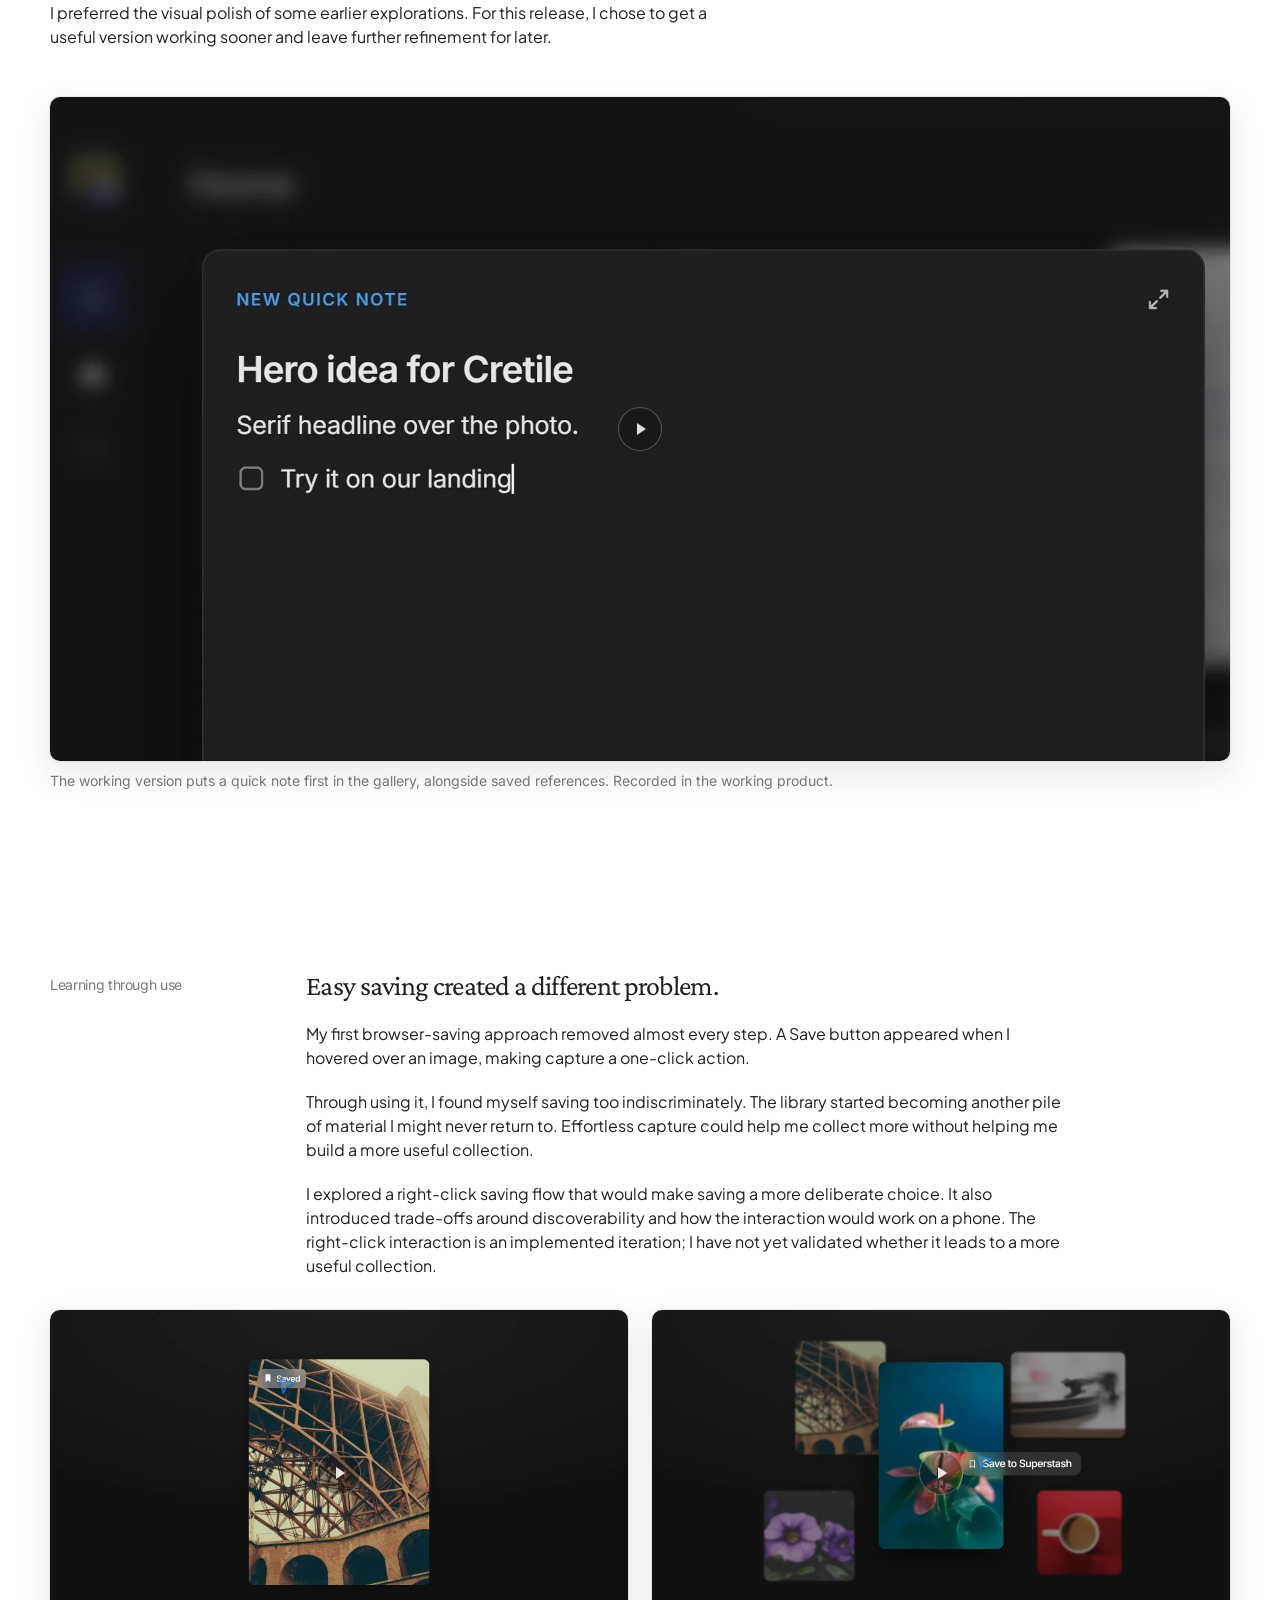
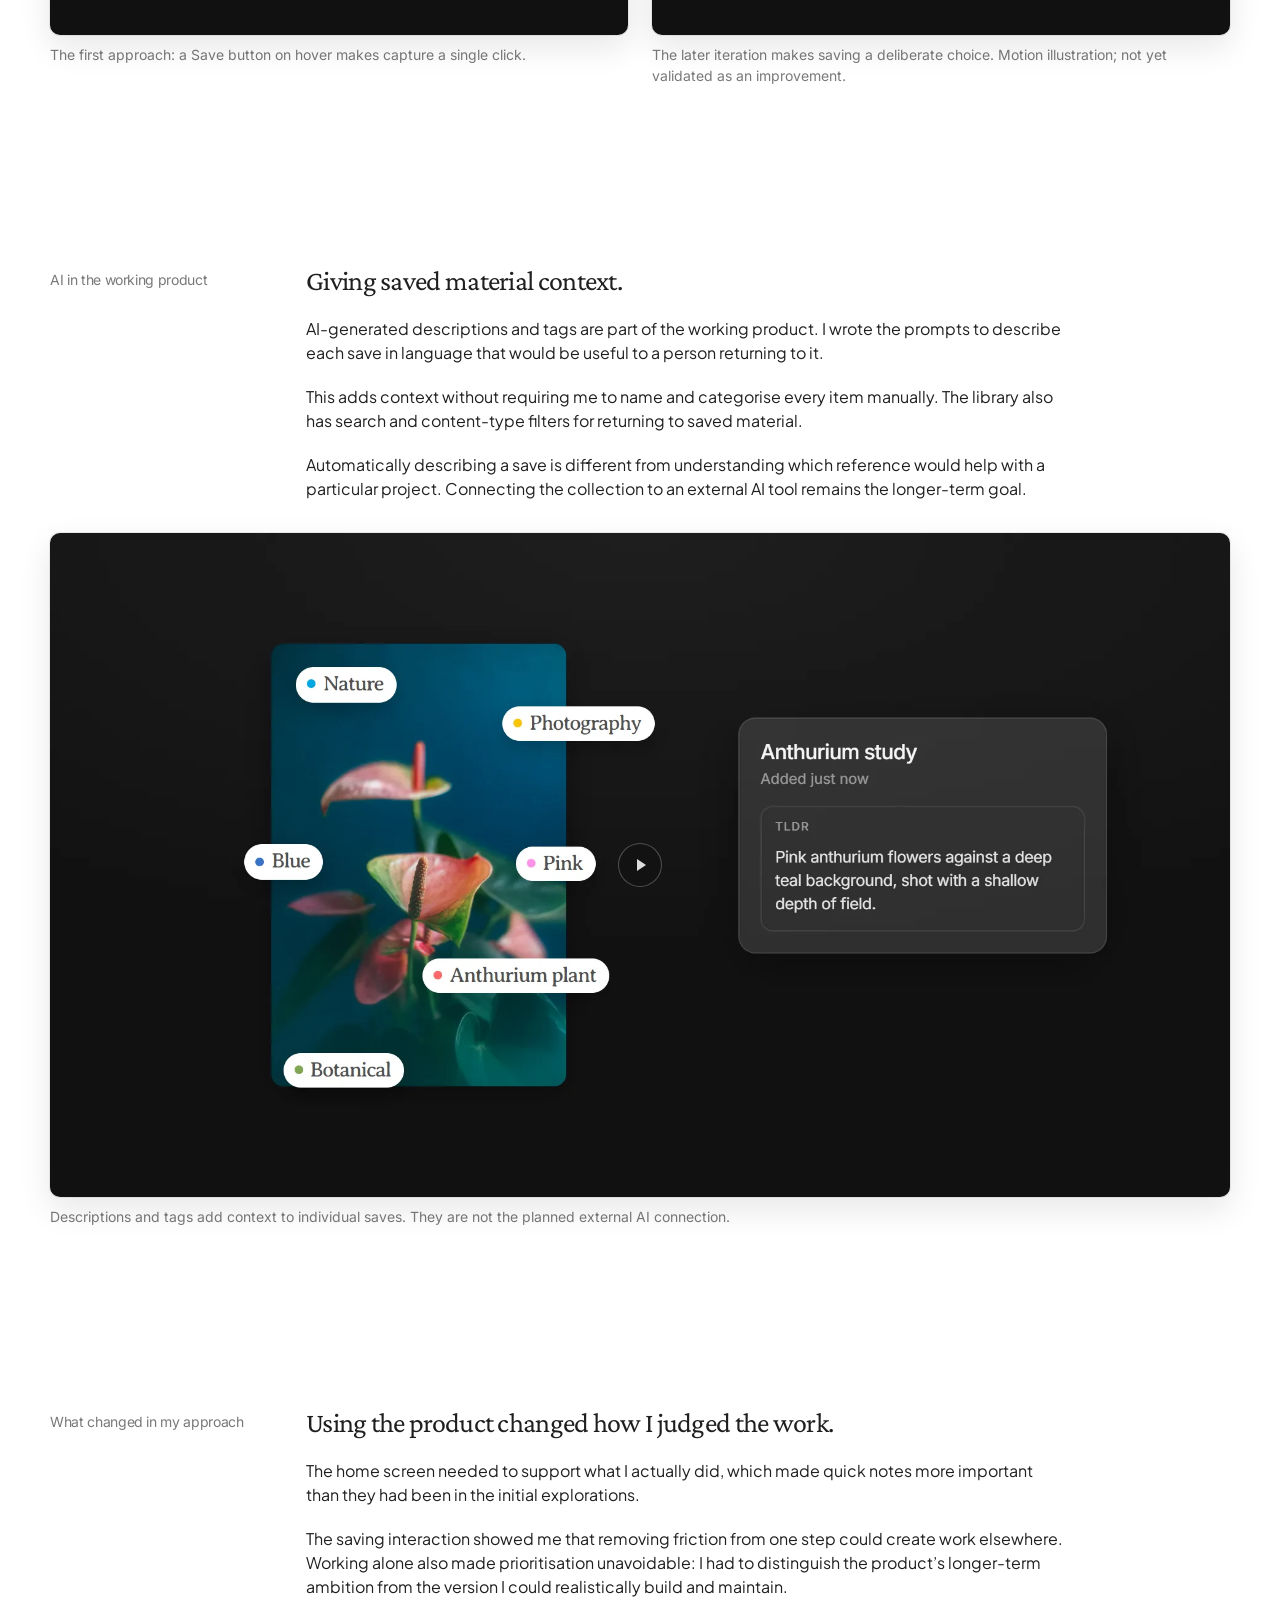
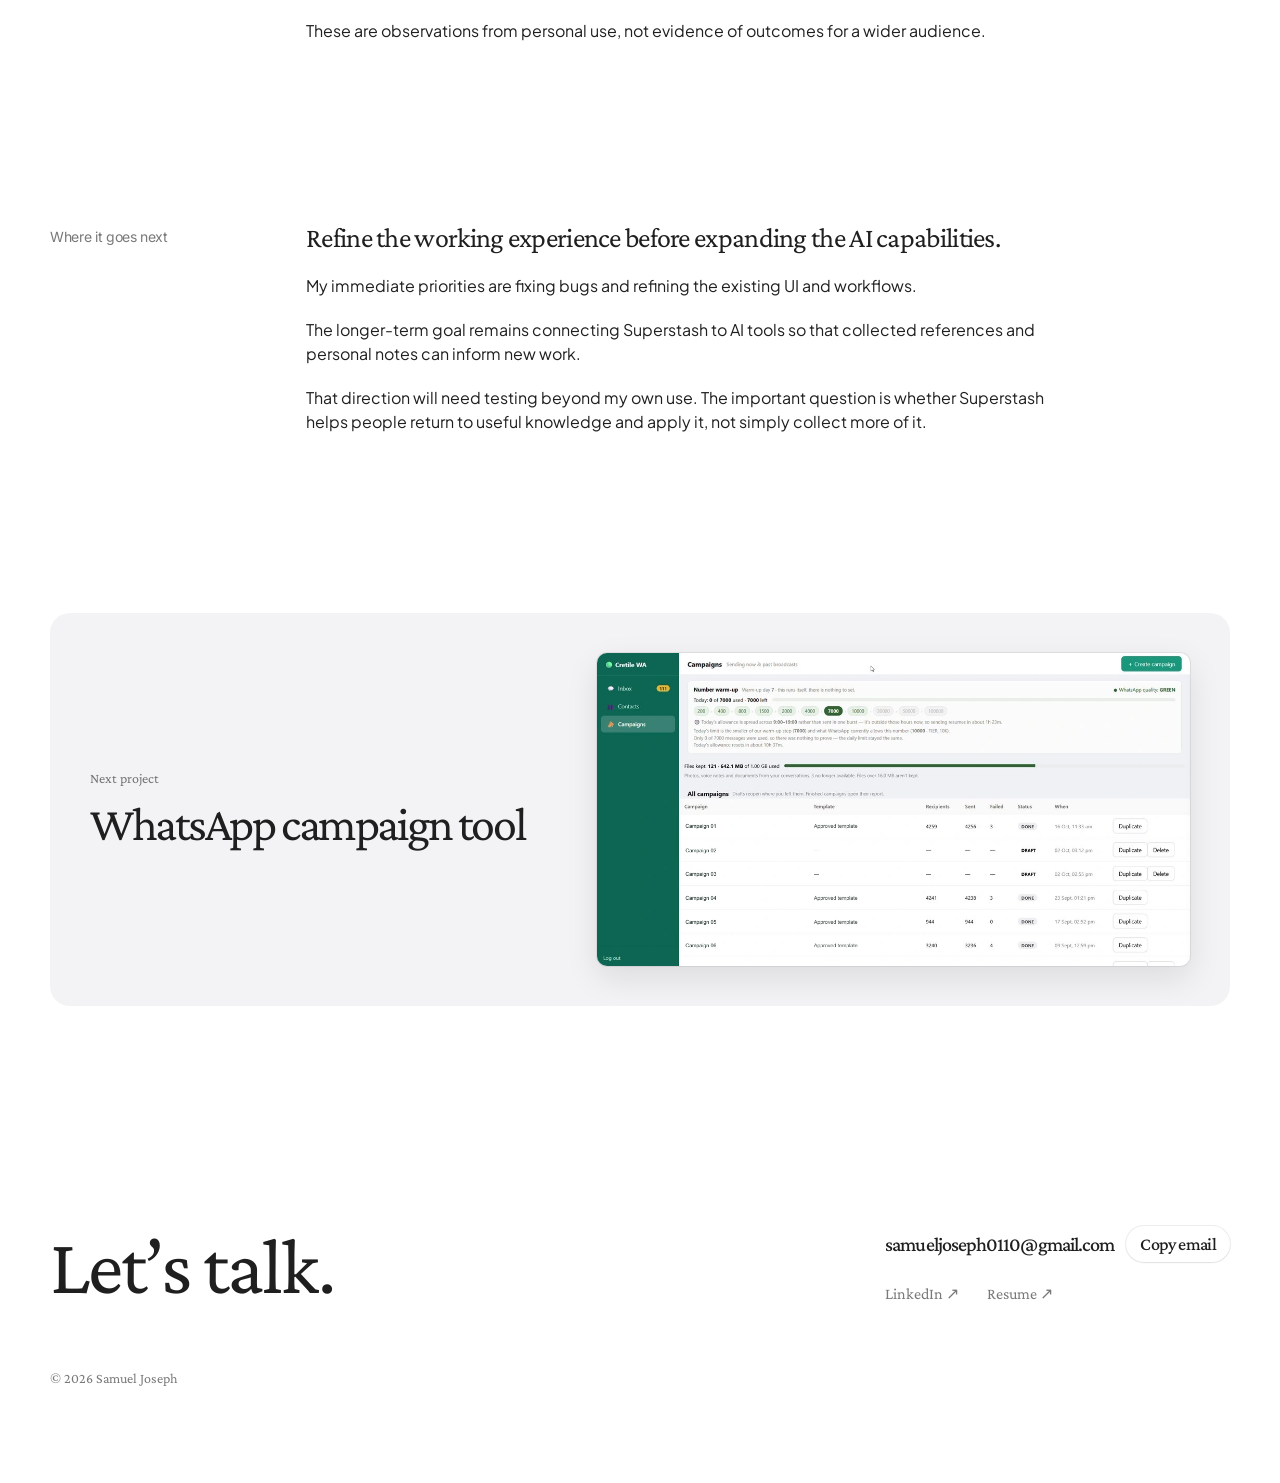
<file: superstash-case-study.html>
<!DOCTYPE html>
<html lang="en">
<head>
<meta charset="utf-8">
<title>Superstash · Samuel Joseph</title>
<meta name="robots" content="noindex">
<link rel="canonical" href="https://jsamuel-vibe.github.io/portfolio/superstash.html">
<!-- The full case study now lives on the project page. Old links, including section links, forward there. -->
<script>location.replace('superstash.html' + (location.hash === '#story' ? '#why' : location.hash));</script>
<meta http-equiv="refresh" content="0; url=superstash.html">
</head>
<body>
<p>This case study has moved to <a href="superstash.html">the Superstash page</a>.</p>
</body>
</html>
</file>
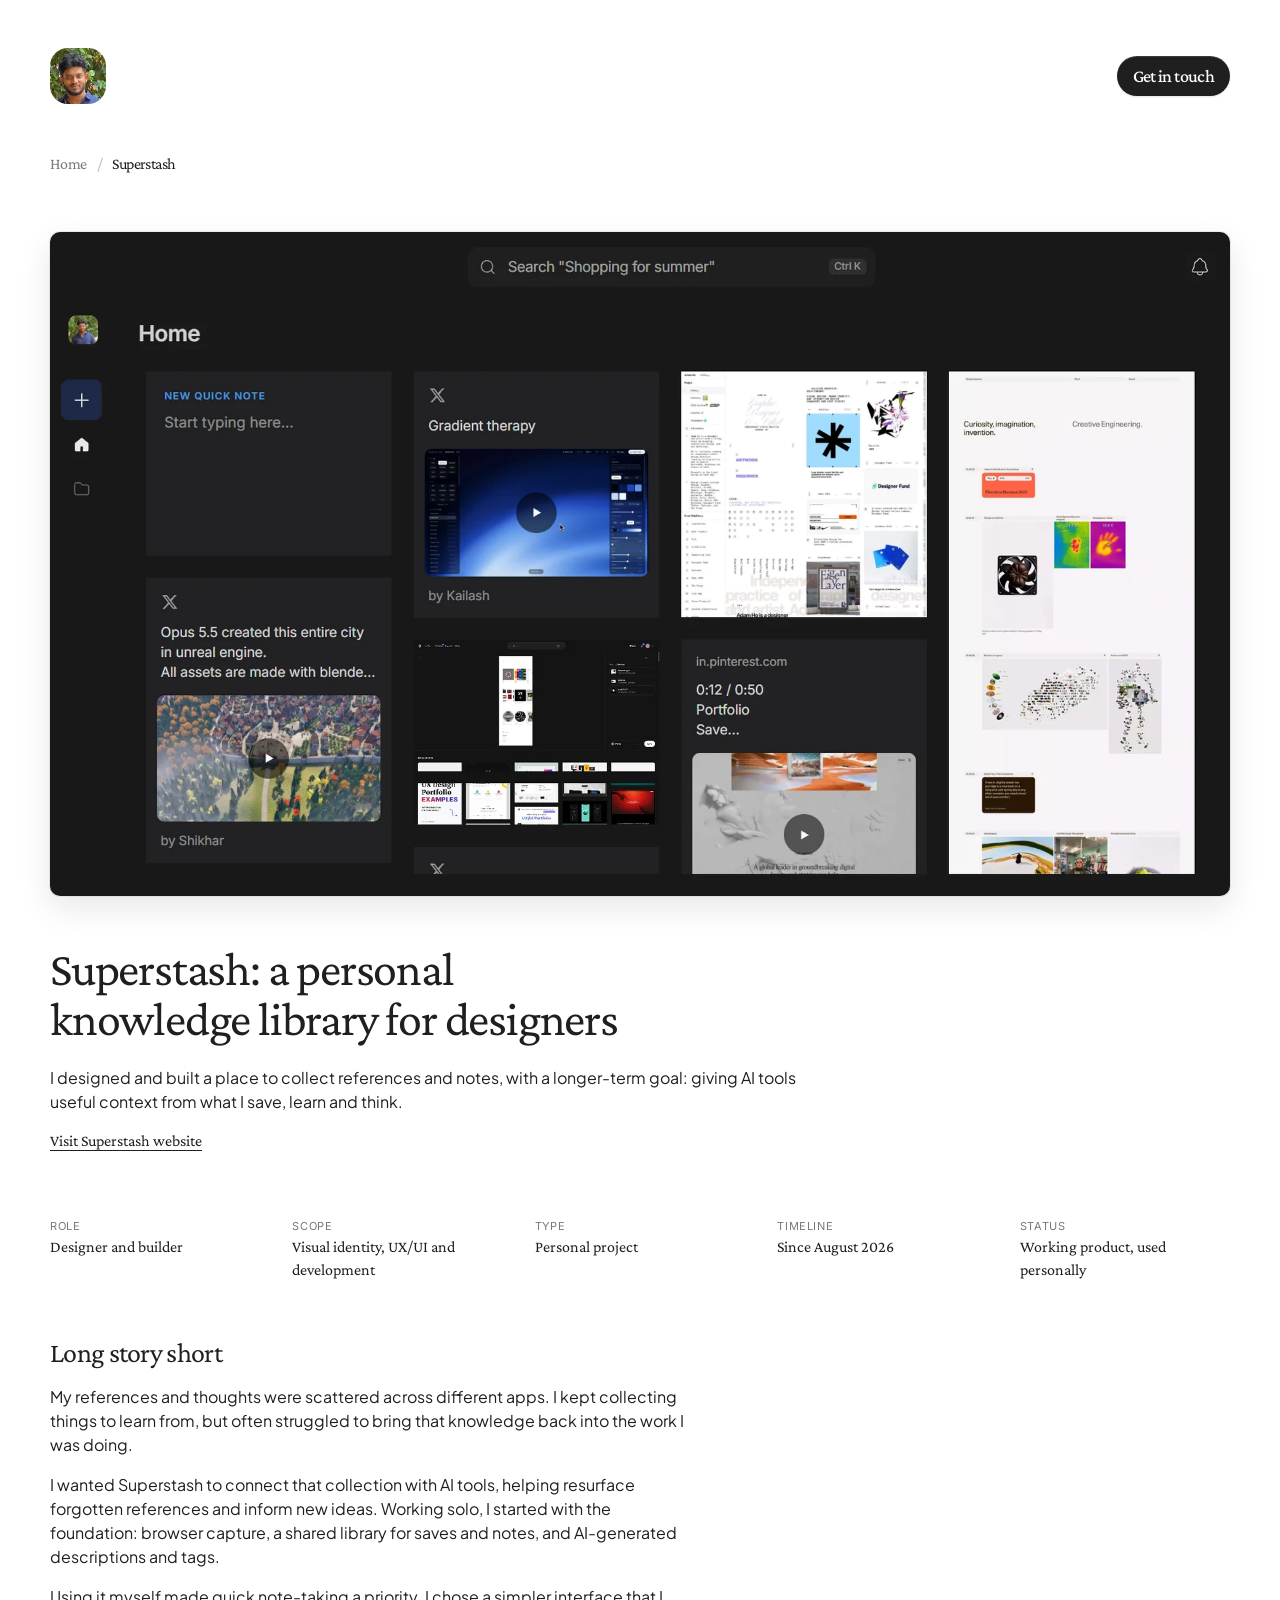
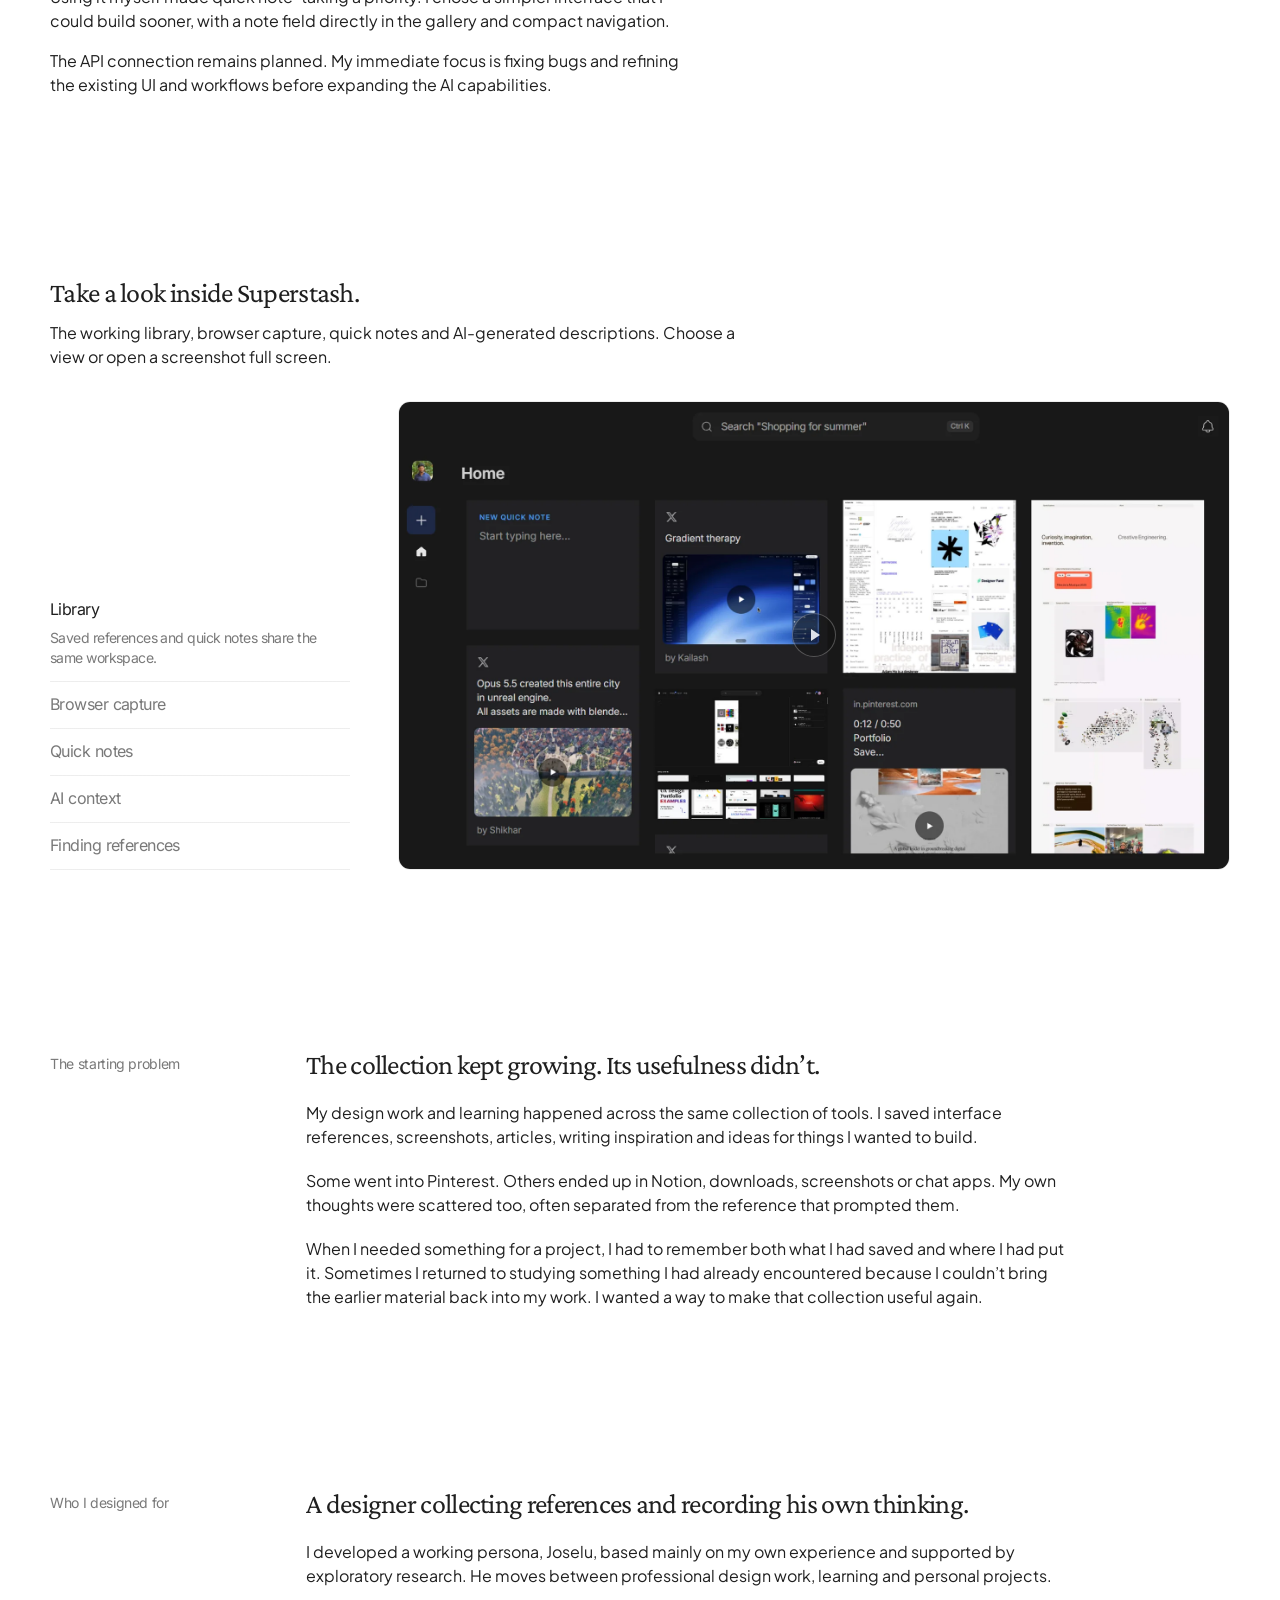
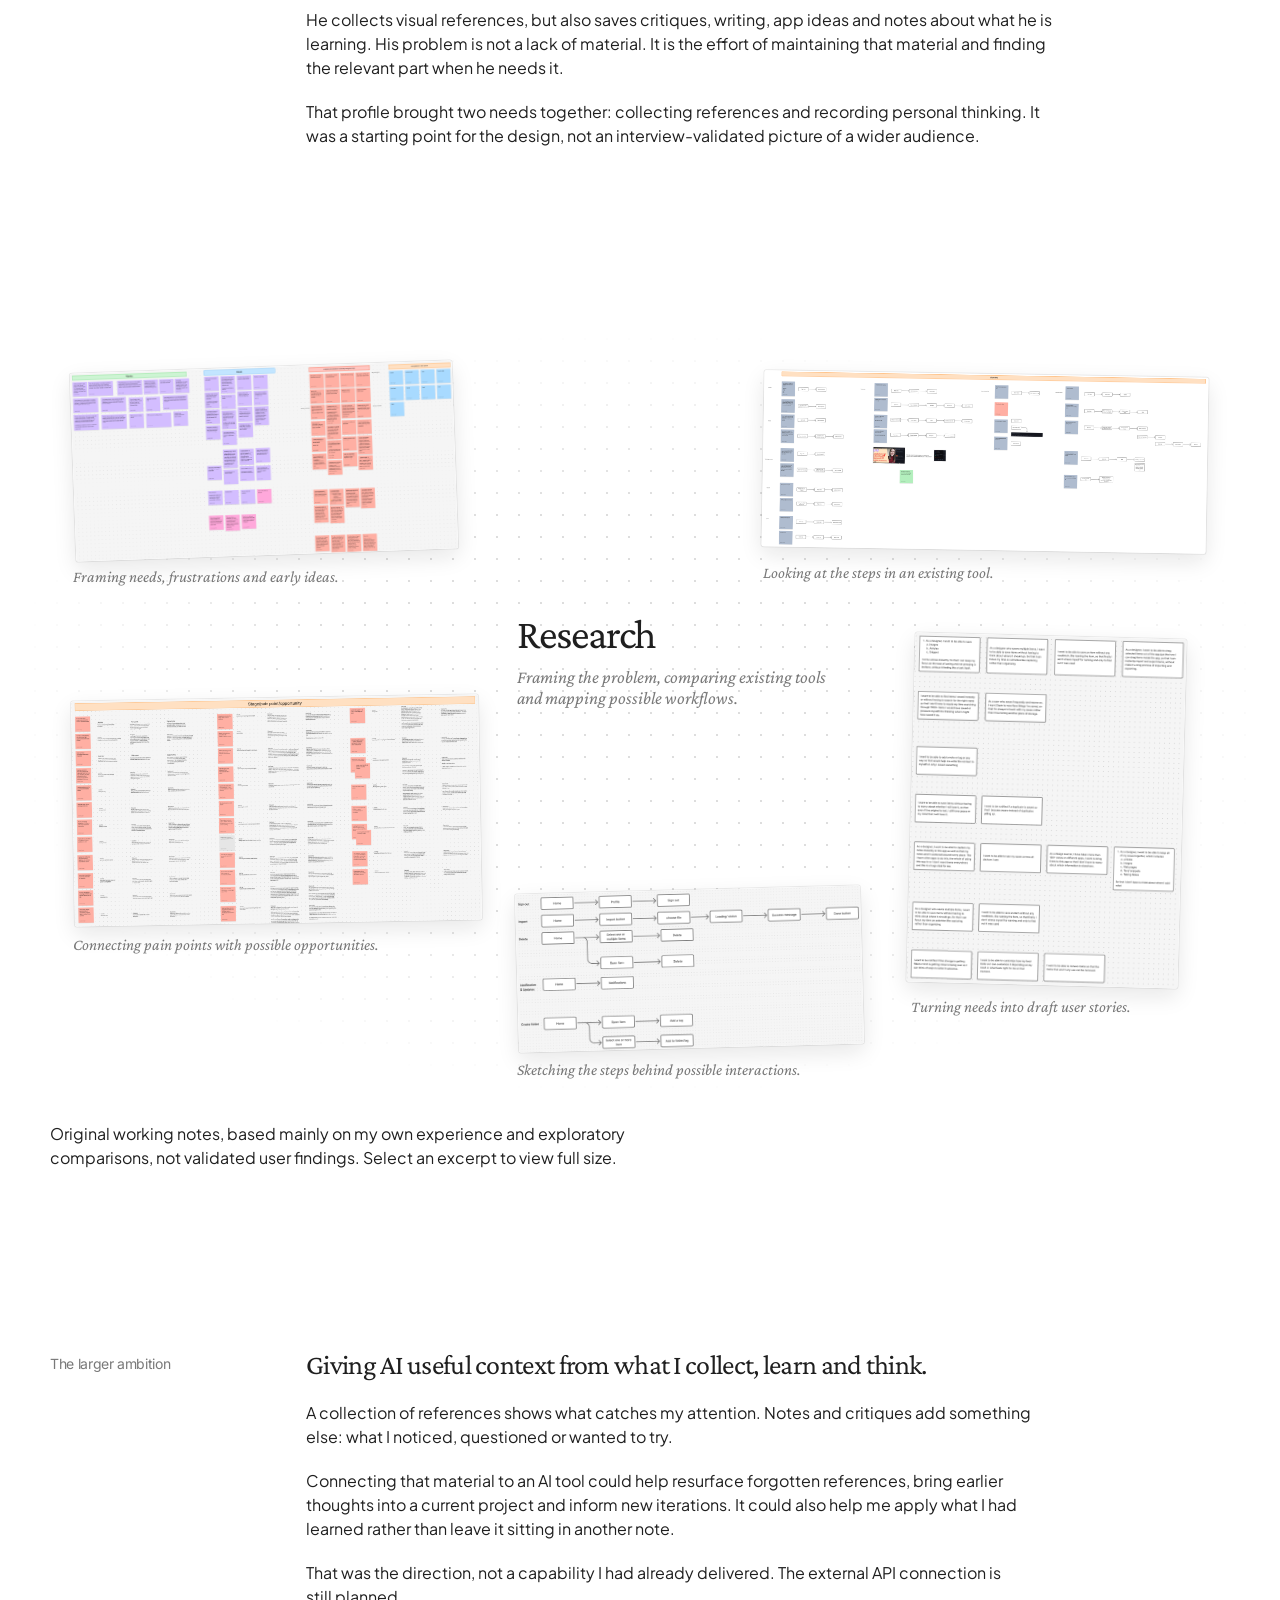
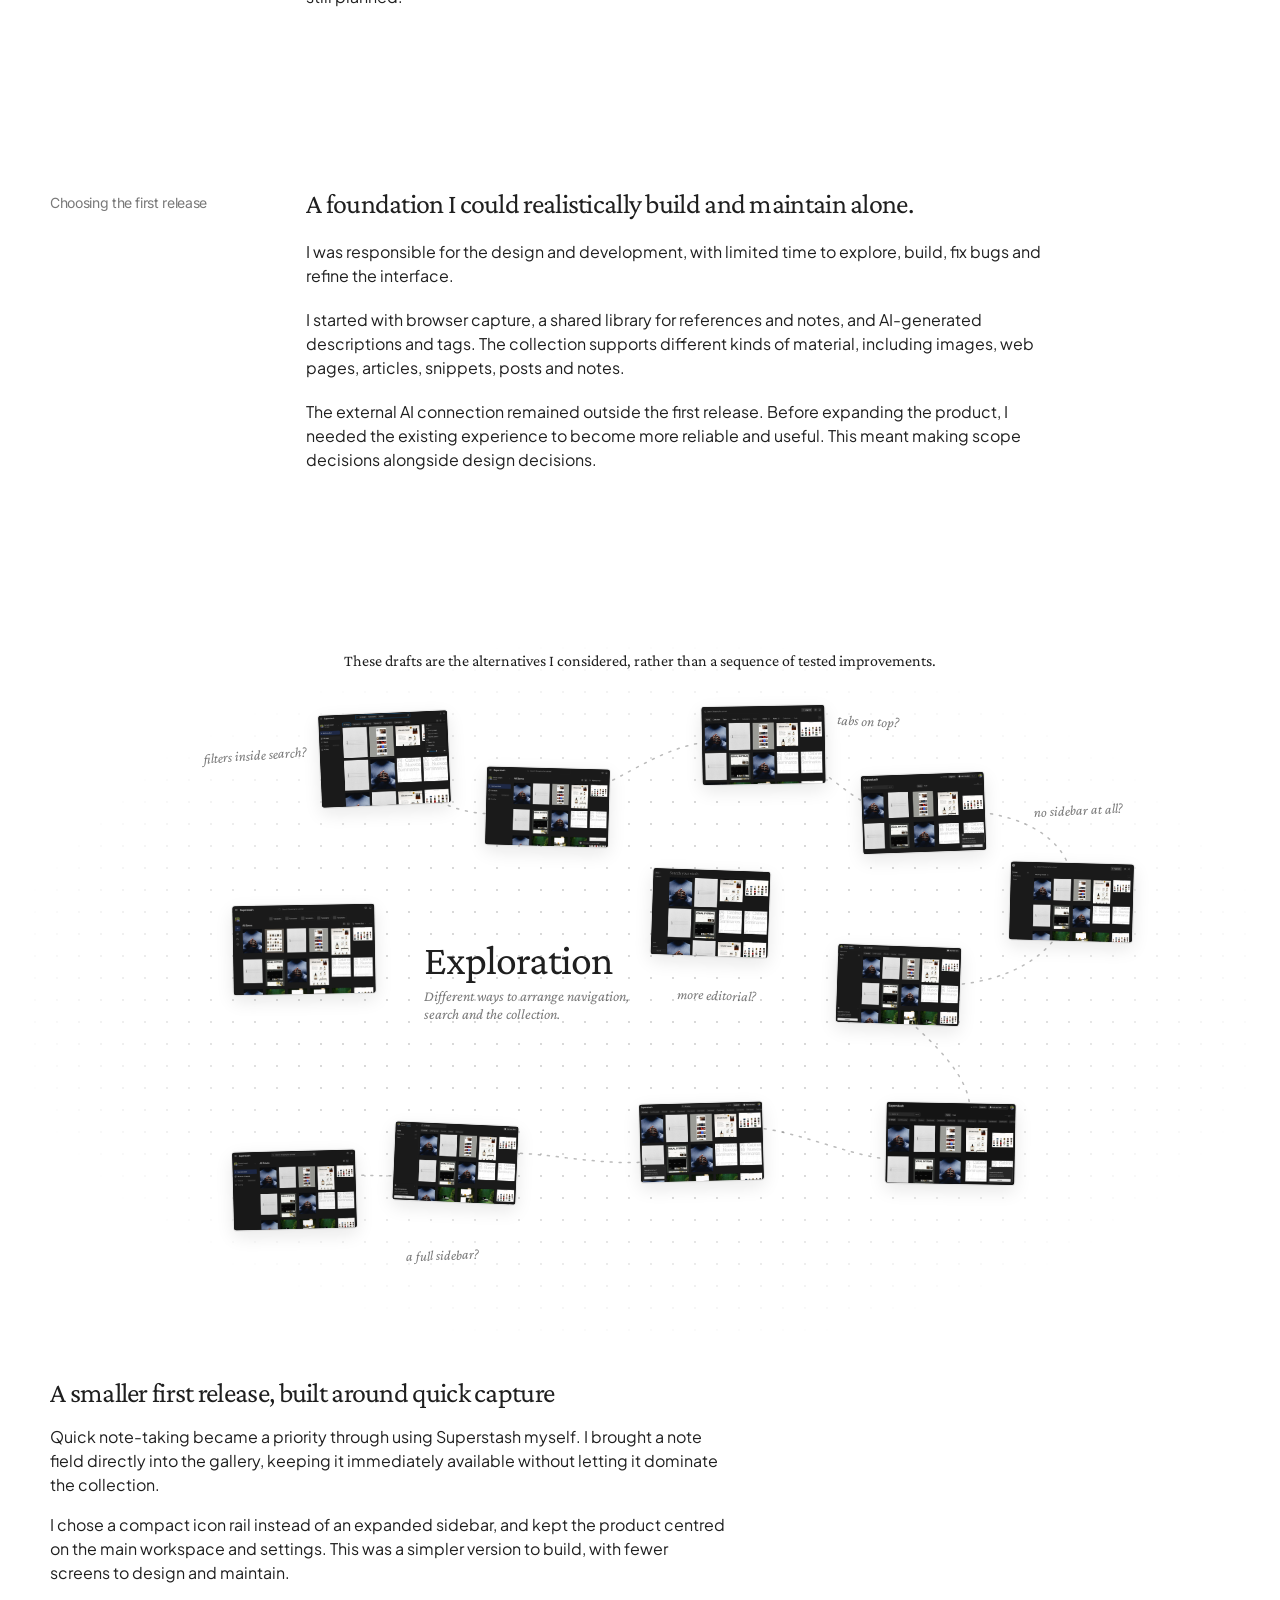
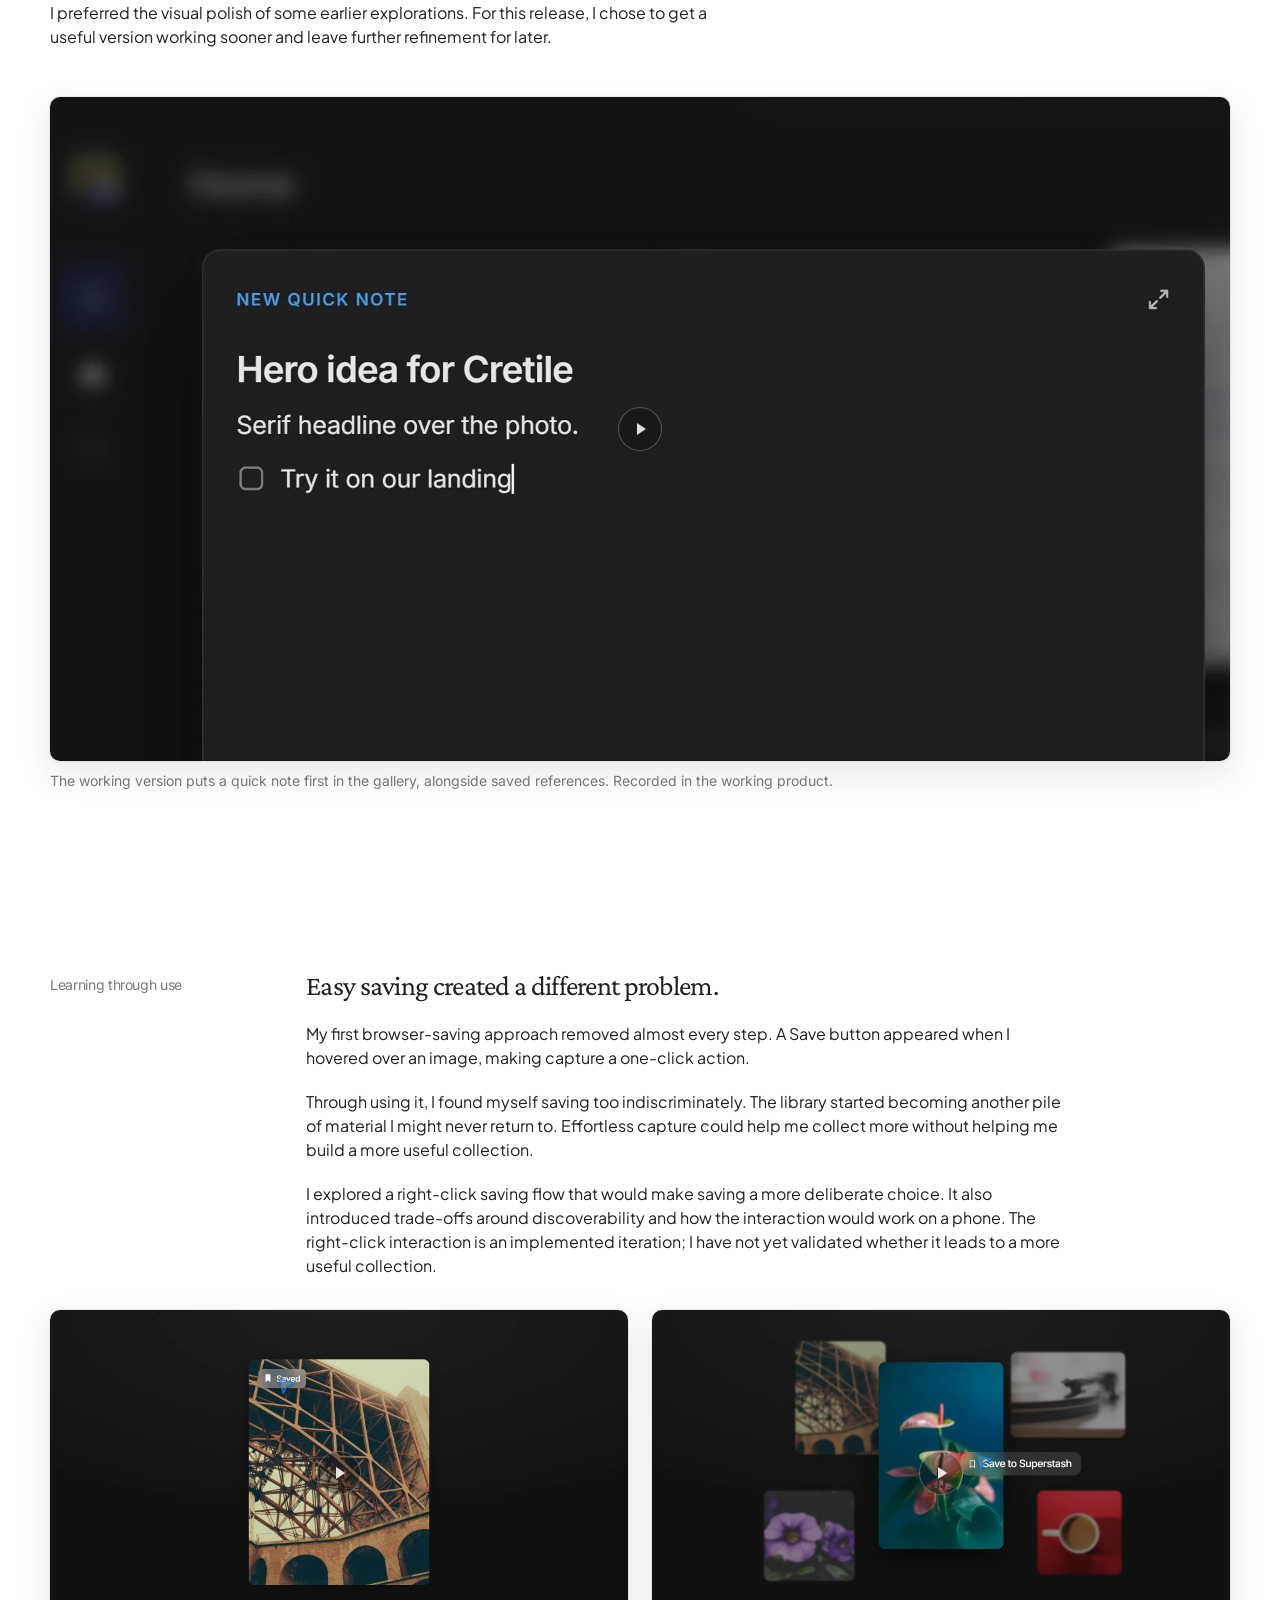
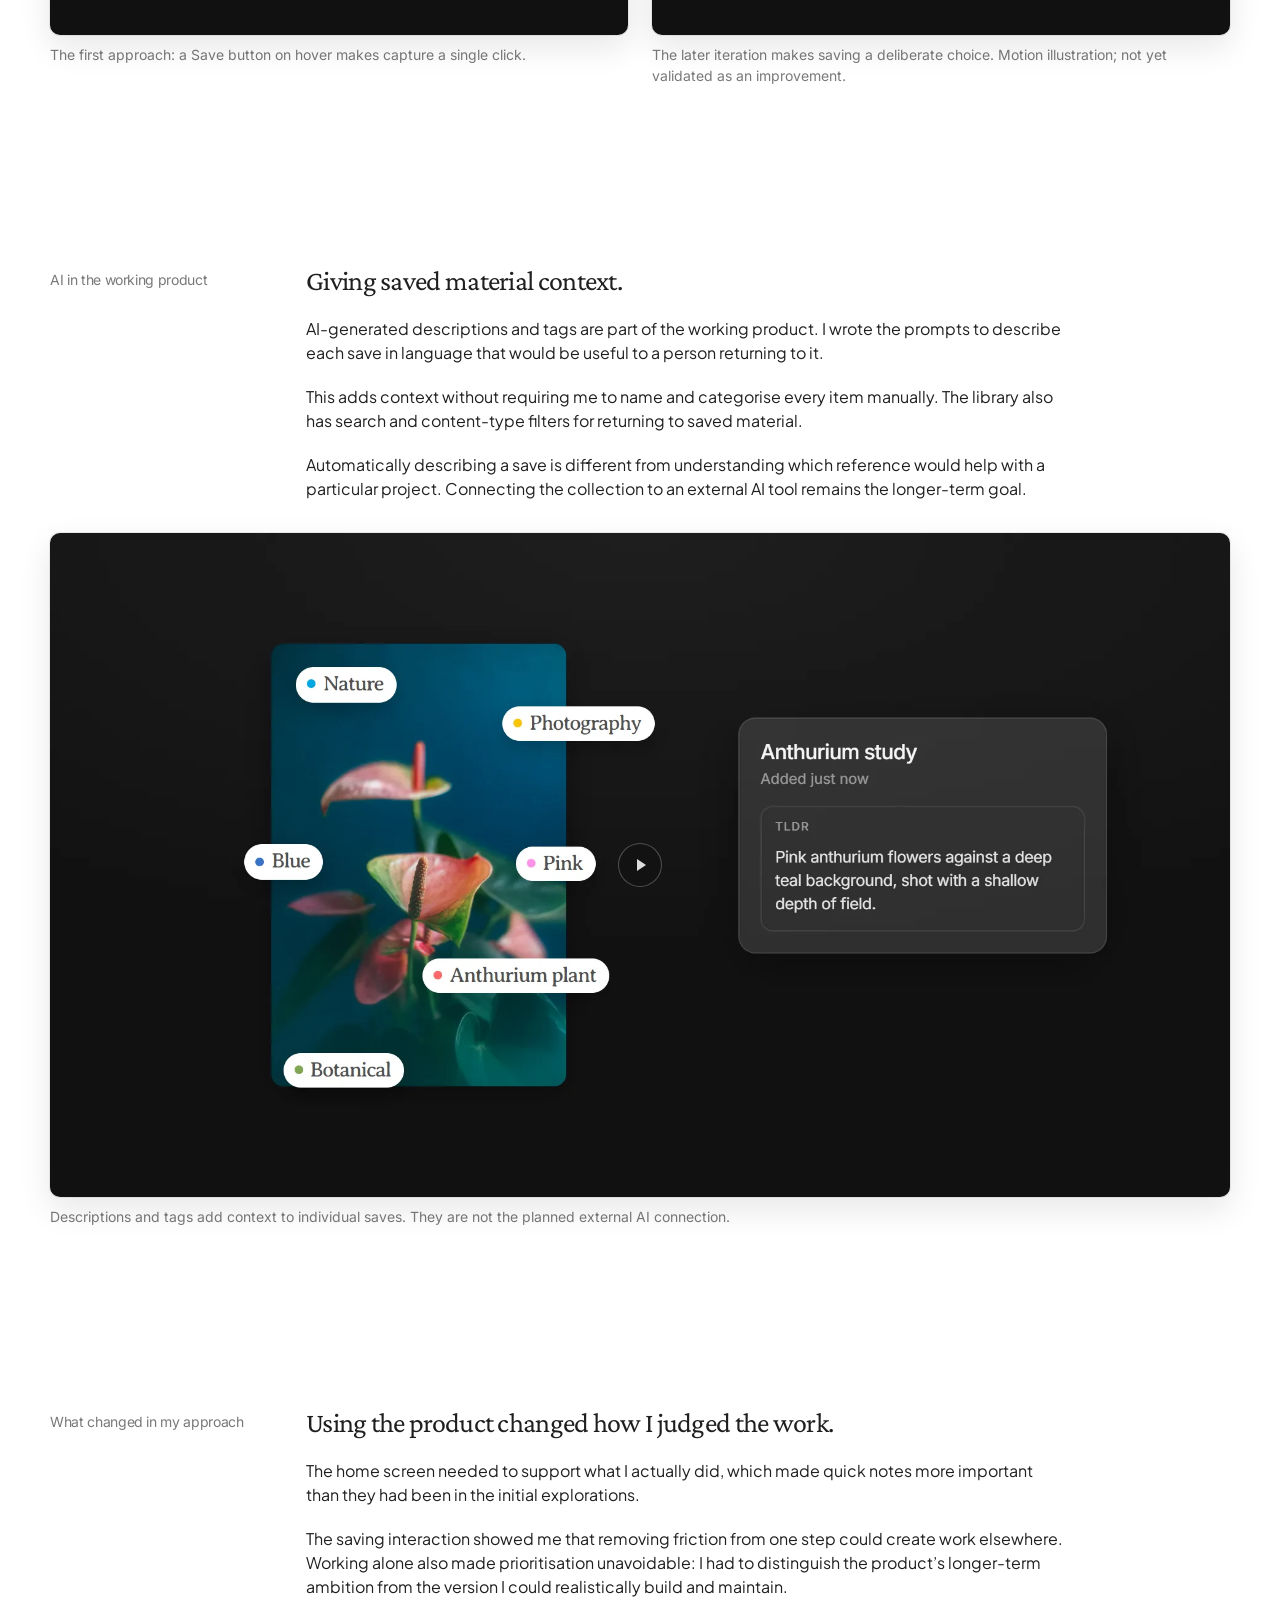
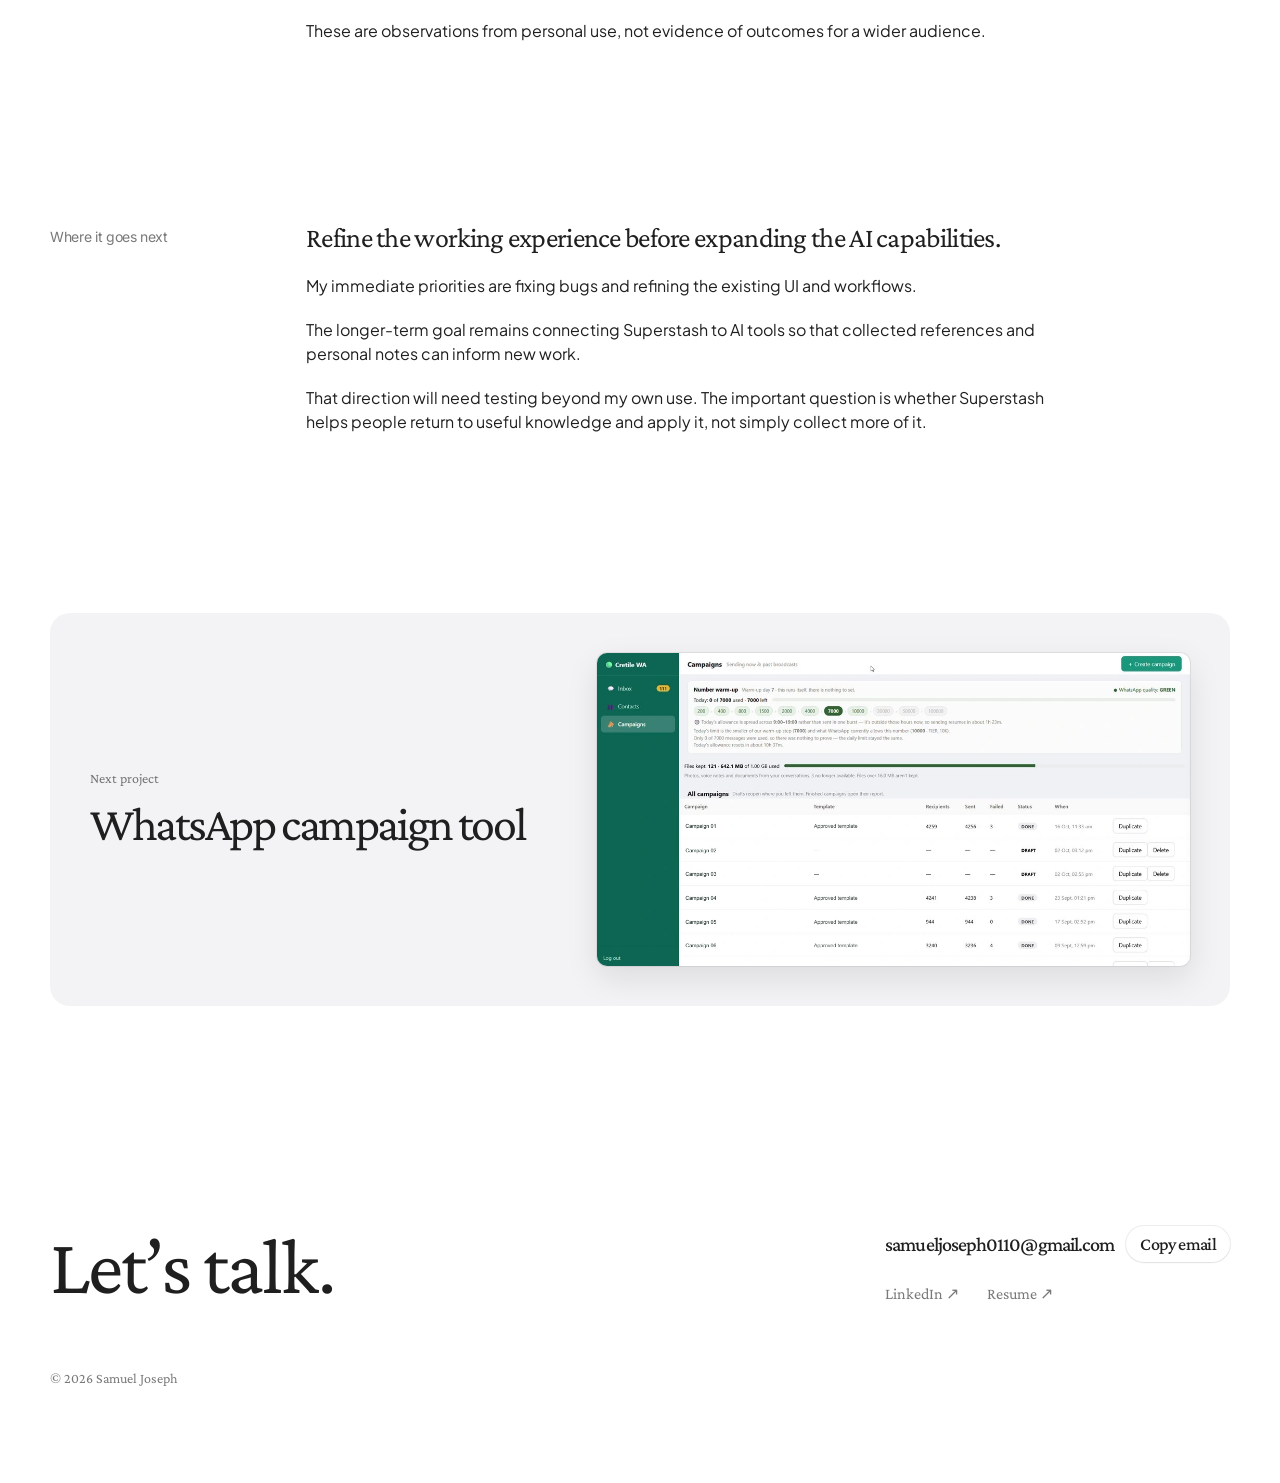
<file: superstash.html>
<!DOCTYPE html>
<html lang="en">
<head>
<meta name="robots" content="noindex, nofollow">
<meta charset="utf-8">
<meta name="viewport" content="width=device-width, initial-scale=1">
<title>Superstash · Samuel Joseph</title>
<meta name="description" content="How I designed and built Superstash, a creative library for collecting inspiration and finding it again.">
<link rel="icon" type="image/png" href="assets/favicon.png">
<link rel="apple-touch-icon" href="assets/apple-touch-icon.png">
<meta property="og:type" content="website">
<meta property="og:site_name" content="Samuel Joseph">
<meta property="og:title" content="Superstash · Samuel">
<meta property="og:description" content="How I designed and built Superstash, a creative library for collecting inspiration and finding it again.">
<meta property="og:url" content="https://jsamuel-vibe.github.io/portfolio/superstash.html">
<meta property="og:image" content="https://jsamuel-vibe.github.io/portfolio/assets/og-superstash.jpg">
<meta property="og:image:width" content="1200">
<meta property="og:image:height" content="630">
<meta name="twitter:card" content="summary_large_image">
<link rel="preload" href="assets/fonts/crimson-pro-latin-variable.woff2" as="font" type="font/woff2" crossorigin>
<link rel="stylesheet" href="styles.css?v=20261031-frame8">
<link rel="stylesheet" href="cretile-overview.css?v=20261031-frame8">
<link rel="stylesheet" href="superstash.css?v=20261031-onepage">
</head>
<body class="case-study ss-overview ss-story" id="top">
<a class="wa-skip" href="#overview">Skip to content</a>
<main class="page">
  <div class="container">
    <header class="site-nav">
      <a class="site-portrait-link" href="index.html" aria-label="Samuel Joseph, home"><img class="site-portrait" src="assets/profile.jpg" alt="Samuel Joseph" width="56" height="56"></a>
      <a class="btn btn-primary" href="#contact">Get in touch</a>
    </header>
    <nav class="breadcrumbs" aria-label="Breadcrumb"><ol><li><a href="index.html">Home</a></li><li aria-current="page">Superstash</li></ol></nav>

    <header class="project-intro case-project-opening" id="overview">
      <div class="project-intro-inner case-opening-inner">
        <figure class="media-figure">
          <div class="interface-stage"><div class="interface-viewport">
            <img class="media" src="assets/superstash-real-library.webp" width="1920" height="1080" alt="The working Superstash library with real saves: a quick-note field beside X posts, videos, web pages and images" fetchpriority="high">
          </div></div>
        </figure>
        <div class="case-opening-grid">
          <div class="case-intro-copy">
            <div class="case-title-block">
              <h1 class="t-display">Superstash: a personal knowledge library for designers</h1>
              <p class="t-body">I designed and built a place to collect references and notes, with a longer-term goal: giving AI tools useful context from what I save, learn and think.</p>
              <a class="ss-website-link" href="https://stash-extension.samueljoseph0110.workers.dev/landing/" target="_blank" rel="noopener">Visit Superstash website</a>
            </div>
            <dl class="case-project-details">
              <div><dt>Role</dt><dd>Designer and builder</dd></div>
              <div><dt>Scope</dt><dd>Visual identity, UX/UI and development</dd></div>
              <div><dt>Type</dt><dd>Personal project</dd></div>
              <div><dt>Timeline</dt><dd>Since August 2026</dd></div>
              <div><dt>Status</dt><dd>Working product, used personally</dd></div>
            </dl>
            <div class="case-summary">
              <h2 class="t-h16">Long story short</h2>
              <div class="case-summary-copy">
                <p class="t-body">My references and thoughts were scattered across different apps. I kept collecting things to learn from, but often struggled to bring that knowledge back into the work I was doing.</p>
                <p class="t-body">I wanted Superstash to connect that collection with AI tools, helping resurface forgotten references and inform new ideas. Working solo, I started with the foundation: browser capture, a shared library for saves and notes, and AI-generated descriptions and tags.</p>
                <p class="t-body">Using it myself made quick note-taking a priority. I chose a simpler interface that I could build sooner, with a note field directly in the gallery and compact navigation.</p>
                <p class="t-body">The API connection remains planned. My immediate focus is fixing bugs and refining the existing UI and workflows before expanding the AI capabilities.</p>
              </div>
            </div>
          </div>
        </div>
      </div>
    </header>


    <section class="sec wa-overview-section" id="preview" aria-labelledby="preview-title">
      <div class="wa-section-head"><h2 class="t-h24" id="preview-title">Take a look inside Superstash.</h2><p class="t-body">The working library, browser capture, quick notes and AI-generated descriptions. Choose a view or open a screenshot full screen.</p></div>
      <div class="wa-preview-gallery ss-preview" data-product-preview data-auto-advance data-tab-captions>
        <div class="wa-preview-tabs" role="tablist" aria-label="Superstash screens and recordings">
          <button type="button" role="tab" id="ss-tab-library" aria-controls="ss-preview-library" aria-selected="true" tabindex="0">Library</button>
          <button type="button" role="tab" id="ss-tab-capture" aria-controls="ss-preview-capture" aria-selected="false" tabindex="-1">Browser capture</button>
          <button type="button" role="tab" id="ss-tab-notes" aria-controls="ss-preview-notes" aria-selected="false" tabindex="-1">Quick notes</button>
          <button type="button" role="tab" id="ss-tab-context" aria-controls="ss-preview-context" aria-selected="false" tabindex="-1">AI context</button>
          <button type="button" role="tab" id="ss-tab-finding" aria-controls="ss-preview-finding" aria-selected="false" tabindex="-1">Finding references</button>
        </div>
        <figure class="wa-preview-panel media-figure" role="tabpanel" id="ss-preview-library" aria-labelledby="ss-tab-library" tabindex="0"><div class="wa-preview-surface"><video class="media" src="assets/superstash-real-library.mp4" poster="assets/superstash-real-library.webp" width="1920" height="1080" controls muted loop playsinline preload="metadata" aria-label="Scrolling the working Superstash library"></video></div><figcaption class="media-caption">Saved references and quick notes share the same workspace.</figcaption></figure>
        <figure class="wa-preview-panel media-figure" role="tabpanel" id="ss-preview-capture" aria-labelledby="ss-tab-capture" tabindex="0"><div class="wa-preview-surface"><video class="media" src="assets/superstash-motion-tap-save.mp4" poster="assets/superstash-motion-tap-save.webp" width="1920" height="1080" controls muted loop playsinline preload="metadata" aria-label="Tapping a picture, choosing Save to Superstash, and the picture going into Superstash"></video></div><figcaption class="media-caption">Tap a picture, choose Save to Superstash, and it goes straight into the library.</figcaption>
        </figure>
        <figure class="wa-preview-panel media-figure" role="tabpanel" id="ss-preview-notes" aria-labelledby="ss-tab-notes" tabindex="0"><div class="wa-preview-surface"><video class="media" src="assets/superstash-real-notes.mp4" poster="assets/superstash-real-notes.webp" width="1920" height="1080" controls muted loop playsinline preload="metadata" aria-label="Writing a quick note in the working Superstash app; it saves when closed"></video></div><figcaption class="media-caption">Quick notes make room for the thinking that accompanies a reference.</figcaption>
        </figure>
        <figure class="wa-preview-panel media-figure" role="tabpanel" id="ss-preview-context" aria-labelledby="ss-tab-context" tabindex="0"><div class="wa-preview-surface"><video class="media" src="assets/superstash-motion-ai.mp4" poster="assets/superstash-motion-ai.webp" width="1920" height="1080" controls muted loop playsinline preload="metadata" aria-label="A saved photo being analysed: tags appear on it and a short description is written"></video></div><figcaption class="media-caption">AI adds a description and tags to a save. The connection to external AI tools is still planned.</figcaption></figure>
        <figure class="wa-preview-panel media-figure" role="tabpanel" id="ss-preview-finding" aria-labelledby="ss-tab-finding" tabindex="0"><div class="wa-preview-surface"><video class="media" src="assets/superstash-real-search.mp4" poster="assets/superstash-real-search.webp" width="1920" height="1080" controls muted loop playsinline preload="metadata" aria-label="Searching the working library for poster, then blue; each cue becomes a filter"></video></div><figcaption class="media-caption">Search by what you remember. Each cue becomes a filter that narrows the library.</figcaption>
        </figure>
      </div>
    </section>
<section class="wa-story-section sec" id="why"><h2 class="wa-story-label">The starting problem</h2><div class="wa-story-content"><div class="wa-story-copy"><h3 class="t-h24">The collection kept growing. Its usefulness didn’t.</h3><p class="t-body">My design work and learning happened across the same collection of tools. I saved interface references, screenshots, articles, writing inspiration and ideas for things I wanted to build.</p><p class="t-body">Some went into Pinterest. Others ended up in Notion, downloads, screenshots or chat apps. My own thoughts were scattered too, often separated from the reference that prompted them.</p><p class="t-body">When I needed something for a project, I had to remember both what I had saved and where I had put it. Sometimes I returned to studying something I had already encountered because I couldn’t bring the earlier material back into my work. I wanted a way to make that collection useful again.</p></div></div></section>

<section class="wa-story-section sec" id="audience"><h2 class="wa-story-label">Who I designed for</h2><div class="wa-story-content"><div class="wa-story-copy"><h3 class="t-h24">A designer collecting references and recording his own thinking.</h3><p class="t-body">I developed a working persona, Joselu, based mainly on my own experience and supported by exploratory research. He moves between professional design work, learning and personal projects.</p><p class="t-body">He collects visual references, but also saves critiques, writing, app ideas and notes about what he is learning. His problem is not a lack of material. It is the effort of maintaining that material and finding the relevant part when he needs it.</p><p class="t-body">That profile brought two needs together: collecting references and recording personal thinking. It was a starting point for the design, not an interview-validated picture of a wider audience.</p></div></div></section>

<section class="sec ss-research" id="research" aria-labelledby="research-title">
  <div class="ss-research-board">
    <div class="ss-research-heading">
      <h2 id="research-title">Research</h2>
      <p>Framing the problem, comparing existing tools and mapping possible workflows.</p>
    </div>
    <figure class="ss-research-card ss-research-framing">
      <button class="zoomable" type="button" data-lightbox="research" data-caption="Original notes on wants, ideas, frustrations and existing tools. These are exploratory working notes, not validated findings." aria-label="Open research full size: wants, ideas and frustrations">
        <img class="media" src="assets/superstash-research-framing.png" width="1544" height="762" alt="Original FigJam notes grouped into wants, ideas, problems and existing tools" loading="lazy">
      </button>
      <figcaption>Framing needs, frustrations and early ideas.</figcaption>
    </figure>
    <figure class="ss-research-card ss-research-journey">
      <button class="zoomable" type="button" data-lightbox="research" data-caption="An exploratory map of mymind workflows, including capture, organising, retrieval and managing saves. Recorded during the original research." aria-label="Open research full size: competitor journey">
        <img class="media" src="assets/superstash-research-competitor-journey.png" width="1730" height="688" alt="Original competitor journey mapping mymind capture, organising, searching and save-management steps" loading="lazy">
      </button>
      <figcaption>Looking at the steps in an existing tool.</figcaption>
    </figure>
    <figure class="ss-research-card ss-research-opportunities">
      <button class="zoomable" type="button" data-lightbox="research" data-caption="Original stage, pain-point and opportunity map. These notes frame possibilities for the product; they are not evidence that every idea was built or tested." aria-label="Open research full size: pain points and opportunities">
        <img class="media" src="assets/superstash-research-opportunities.png" width="1384" height="766" alt="Original notes relating stages of collecting and using material to pain points and possible opportunities" loading="lazy">
      </button>
      <figcaption>Connecting pain points with possible opportunities.</figcaption>
    </figure>
    <figure class="ss-research-card ss-research-stories">
      <button class="zoomable" type="button" data-lightbox="research" data-caption="Draft user stories from the original board, covering capture, retrieval, personal notes and keeping different kinds of material together. These are design hypotheses, not interview quotes." aria-label="Open research full size: draft user stories">
        <img class="media" src="assets/superstash-research-user-stories.png" width="548" height="706" alt="Draft user stories about saving quickly, finding forgotten material, adding notes and accessing a shared collection" loading="lazy">
      </button>
      <figcaption>Turning needs into draft user stories.</figcaption>
    </figure>
    <figure class="ss-research-card ss-research-flows">
      <button class="zoomable" type="button" data-lightbox="research" data-caption="Early task-flow sketches for sign-out, import, deletion, notifications and organisation. These show explored interactions, not the current product's feature list." aria-label="Open research full size: early task flows">
        <img class="media" src="assets/superstash-research-task-flows.png" width="1540" height="706" alt="Early task flows showing entry points and steps for sign-out, import, deletion, notifications and organisation" loading="lazy">
      </button>
      <figcaption>Sketching the steps behind possible interactions.</figcaption>
    </figure>
  </div>
  <p class="ss-research-context t-body">Original working notes, based mainly on my own experience and exploratory comparisons, not validated user findings. Select an excerpt to view full size.</p>
</section>

<section class="wa-story-section sec" id="direction"><h2 class="wa-story-label">The larger ambition</h2><div class="wa-story-content"><div class="wa-story-copy"><h3 class="t-h24">Giving AI useful context from what I collect, learn and think.</h3><p class="t-body">A collection of references shows what catches my attention. Notes and critiques add something else: what I noticed, questioned or wanted to try.</p><p class="t-body">Connecting that material to an AI tool could help resurface forgotten references, bring earlier thoughts into a current project and inform new iterations. It could also help me apply what I had learned rather than leave it sitting in another note.</p><p class="t-body">That was the direction, not a capability I had already delivered. The external API connection is still planned.</p></div></div></section>

<section class="wa-story-section sec" id="scope"><h2 class="wa-story-label">Choosing the first release</h2><div class="wa-story-content"><div class="wa-story-copy"><h3 class="t-h24">A foundation I could realistically build and maintain alone.</h3><p class="t-body">I was responsible for the design and development, with limited time to explore, build, fix bugs and refine the interface.</p><p class="t-body">I started with browser capture, a shared library for references and notes, and AI-generated descriptions and tags. The collection supports different kinds of material, including images, web pages, articles, snippets, posts and notes.</p><p class="t-body">The external AI connection remained outside the first release. Before expanding the product, I needed the existing experience to become more reliable and useful. This meant making scope decisions alongside design decisions.</p></div></div></section>

    <section class="sec ss-exploration" id="home-exploration" aria-labelledby="home-exploration-title">
      <div class="ss-exploration-board">
        <p class="ss-ex-lede">These drafts are the alternatives I considered, rather than a sequence of tested improvements.</p>
        <div class="ss-ex-title">
          <h2 id="home-exploration-title">Exploration</h2>
          <p>Different ways to arrange navigation, search and the collection.</p>
        </div>
        <svg class="ss-ex-trail" viewBox="0 0 100 100" preserveAspectRatio="none" aria-hidden="true" focusable="false"><path vector-effect="non-scaling-stroke" d="M29 16C34 24 37 25 42.5 22.6C50 19 52 11 60 13.6C66 16 67 25 73 23.6C80 22 86 27 85 36.6C84 46 78 50 71 48.6C64 47 82 62 75.2 72C70 80 60 64 55 71.6C50 79 40 70 35 74.6C30 79 26 74 22 78.6"/></svg>
        <p class="ss-ex-note ss-ex-note-a" aria-hidden="true">filters inside search?</p>
        <p class="ss-ex-note ss-ex-note-c" aria-hidden="true">tabs on top?</p>
        <p class="ss-ex-note ss-ex-note-e" aria-hidden="true">no sidebar at all?</p>
        <p class="ss-ex-note ss-ex-note-d" aria-hidden="true">more editorial?</p>
        <p class="ss-ex-note ss-ex-note-i" aria-hidden="true">a full sidebar?</p>
        <button class="zoomable ss-ex ss-ex-a" type="button" data-lightbox="home-explorations" data-caption="Exploration: Search with tag chips, and sorting and grid size tucked into a menu." aria-label="Open exploration full screen: Superstash draft with search chips, tag filters and an open menu for sorting and grid size">
          <img class="media" src="assets/superstash-explore-search-menu.webp" width="1600" height="1133" alt="Superstash draft with search chips, tag filters and an open menu for sorting and grid size" loading="lazy">
        </button>
        <button class="zoomable ss-ex ss-ex-b" type="button" data-lightbox="home-explorations" data-caption="Exploration: A labelled sidebar with an All Saves heading and a sort control." aria-label="Open exploration full screen: Superstash draft with a labelled sidebar, an All Saves heading and a Newest first sort control">
          <img class="media" src="assets/superstash-explore-sidebar-sort.webp" width="1600" height="1007" alt="Superstash draft with a labelled sidebar, an All Saves heading and a Newest first sort control" loading="lazy">
        </button>
        <button class="zoomable ss-ex ss-ex-c" type="button" data-lightbox="home-explorations" data-caption="Exploration: Several ways to put Home, Collections and Trash across the top." aria-label="Open exploration full screen: Superstash draft comparing several tab styles for Home, Collections and Trash above the gallery">
          <img class="media" src="assets/superstash-explore-top-tabs.webp" width="1600" height="1007" alt="Superstash draft comparing several tab styles for Home, Collections and Trash above the gallery" loading="lazy">
        </button>
        <button class="zoomable ss-ex ss-ex-d" type="button" data-lightbox="home-explorations" data-caption="Exploration: A large serif search heading with a minimal sidebar." aria-label="Open exploration full screen: Superstash draft with a large Search your stash heading, serif text and a minimal sidebar">
          <img class="media" src="assets/superstash-explore-editorial.webp" width="1600" height="1178" alt="Superstash draft with a large Search your stash heading, serif text and a minimal sidebar" loading="lazy">
        </button>
        <button class="zoomable ss-ex ss-ex-e" type="button" data-lightbox="home-explorations" data-caption="Exploration: No sidebar: usage, Upgrade and Add new item in the header." aria-label="Open exploration full screen: Superstash draft with no sidebar, a storage counter, Upgrade and Add new item in the header, and Home and Trash tabs">
          <img class="media" src="assets/superstash-explore-header-usage.webp" width="1600" height="1007" alt="Superstash draft with no sidebar, a storage counter, Upgrade and Add new item in the header, and Home and Trash tabs" loading="lazy">
        </button>
        <button class="zoomable ss-ex ss-ex-f" type="button" data-lightbox="home-explorations" data-caption="Exploration: A slim text sidebar with item counts and a Recently added heading." aria-label="Open exploration full screen: Superstash draft with a logo, a slim text sidebar with counts and a Recently added heading">
          <img class="media" src="assets/superstash-explore-logo-sidebar.webp" width="1600" height="1007" alt="Superstash draft with a logo, a slim text sidebar with counts and a Recently added heading" loading="lazy">
        </button>
        <button class="zoomable ss-ex ss-ex-g" type="button" data-lightbox="home-explorations" data-caption="Exploration: A compact icon rail with tag shortcuts above the gallery." aria-label="Open exploration full screen: Superstash draft with a compact icon rail, tag shortcuts and a Newest first sort control">
          <img class="media" src="assets/superstash-explore-icon-rail.webp" width="1600" height="1007" alt="Superstash draft with a compact icon rail, tag shortcuts and a Newest first sort control" loading="lazy">
        </button>
        <button class="zoomable ss-ex ss-ex-h" type="button" data-lightbox="home-explorations" data-caption="Exploration: The labelled sidebar, with an active search that can be cleared." aria-label="Open exploration full screen: Superstash draft with a labelled sidebar and an active search field with a clear button">
          <img class="media" src="assets/superstash-explore-sidebar-clear.webp" width="1600" height="1007" alt="Superstash draft with a labelled sidebar and an active search field with a clear button" loading="lazy">
        </button>
        <button class="zoomable ss-ex ss-ex-i" type="button" data-lightbox="home-explorations" data-caption="Exploration: A full-height sidebar with counts, search and tag filters." aria-label="Open exploration full screen: Superstash draft with a full-height sidebar showing counts, search and tag filters">
          <img class="media" src="assets/superstash-explore-sidebar-tags.webp" width="1600" height="1007" alt="Superstash draft with a full-height sidebar showing counts, search and tag filters" loading="lazy">
        </button>
        <button class="zoomable ss-ex ss-ex-j" type="button" data-lightbox="home-explorations" data-caption="Exploration: A header layout with a long row of tag filters." aria-label="Open exploration full screen: Superstash draft with search and Add new item in the header and a long row of tag filters">
          <img class="media" src="assets/superstash-explore-header-tags.webp" width="1600" height="1007" alt="Superstash draft with search and Add new item in the header and a long row of tag filters" loading="lazy">
        </button>
        <button class="zoomable ss-ex ss-ex-k" type="button" data-lightbox="home-explorations" data-caption="Exploration: The sidebar with Collections promoted to a heading." aria-label="Open exploration full screen: Superstash draft with Collections as a sidebar heading above Home and Trash">
          <img class="media" src="assets/superstash-explore-sidebar-collections.webp" width="1600" height="1007" alt="Superstash draft with Collections as a sidebar heading above Home and Trash" loading="lazy">
        </button>
        <button class="zoomable ss-ex ss-ex-l" type="button" data-lightbox="home-explorations" data-caption="Exploration: The header layout with tag filters under search." aria-label="Open exploration full screen: Superstash draft with a header, Home and Trash tabs, a grid-size slider and tag filters">
          <img class="media" src="assets/superstash-explore-header-usage-tags.webp" width="1600" height="1007" alt="Superstash draft with a header, Home and Trash tabs, a grid-size slider and tag filters" loading="lazy">
        </button>
      </div>
      <div class="ss-home-decision">
        <h3 class="t-h24">A smaller first release, built around quick capture</h3>
        <p class="t-body">Quick note-taking became a priority through using Superstash myself. I brought a note field directly into the gallery, keeping it immediately available without letting it dominate the collection.</p>
        <p class="t-body">I chose a compact icon rail instead of an expanded sidebar, and kept the product centred on the main workspace and settings. This was a simpler version to build, with fewer screens to design and maintain.</p>
        <p class="t-body">I preferred the visual polish of some earlier explorations. For this release, I chose to get a useful version working sooner and leave further refinement for later.</p>
      </div>
      <figure class="media-figure ss-home-final">
        <div class="interface-stage"><div class="interface-viewport"><video class="media" src="assets/superstash-real-notes.mp4" poster="assets/superstash-real-notes.webp" width="1920" height="1080" controls muted loop playsinline preload="metadata" aria-label="Writing a quick note in the working Superstash app; it saves when closed"></video></div></div>
        <figcaption class="media-caption">The working version puts a quick note first in the gallery, alongside saved references. Recorded in the working product.</figcaption>
      </figure>
    </section>


<section class="wa-story-section sec" id="capture"><h2 class="wa-story-label">Learning through use</h2><div class="wa-story-content"><div class="wa-story-copy" id="more-decisions"><h3 class="t-h24">Easy saving created a different problem.</h3><p class="t-body">My first browser-saving approach removed almost every step. A Save button appeared when I hovered over an image, making capture a one-click action.</p><p class="t-body">Through using it, I found myself saving too indiscriminately. The library started becoming another pile of material I might never return to. Effortless capture could help me collect more without helping me build a more useful collection.</p><p class="t-body">I explored a right-click saving flow that would make saving a more deliberate choice. It also introduced trade-offs around discoverability and how the interaction would work on a phone. The right-click interaction is an implemented iteration; I have not yet validated whether it leads to a more useful collection.</p></div><div class="wa-story-media-pair"><figure class="media-figure"><div class="interface-stage"><div class="interface-viewport"><video class="media" src="assets/superstash-motion-hover-save.mp4" poster="assets/superstash-motion-hover-save.webp" width="1920" height="1080" controls muted loop playsinline preload="metadata" aria-label="The earlier capture approach: hovering a picture shows a Save button, and one click saves it"></video></div></div><figcaption class="media-caption">The first approach: a Save button on hover makes capture a single click.</figcaption></figure><figure class="media-figure"><div class="interface-stage"><div class="interface-viewport"><video class="media" src="assets/superstash-motion-tap-save.mp4" poster="assets/superstash-motion-tap-save.webp" width="1920" height="1080" controls muted loop playsinline preload="metadata" aria-label="The more deliberate iteration: choosing Save to Superstash for one picture"></video></div></div><figcaption class="media-caption">The later iteration makes saving a deliberate choice. Motion illustration; not yet validated as an improvement.</figcaption></figure></div></div></section>

<section class="wa-story-section sec" id="ai-context"><h2 class="wa-story-label">AI in the working product</h2><div class="wa-story-content"><div class="wa-story-copy"><h3 class="t-h24">Giving saved material context.</h3><p class="t-body">AI-generated descriptions and tags are part of the working product. I wrote the prompts to describe each save in language that would be useful to a person returning to it.</p><p class="t-body">This adds context without requiring me to name and categorise every item manually. The library also has search and content-type filters for returning to saved material.</p><p class="t-body">Automatically describing a save is different from understanding which reference would help with a particular project. Connecting the collection to an external AI tool remains the longer-term goal.</p></div><figure class="media-figure wa-story-media"><div class="interface-stage"><div class="interface-viewport"><video class="media" src="assets/superstash-motion-ai.mp4" poster="assets/superstash-motion-ai.webp" width="1920" height="1080" controls muted loop playsinline preload="metadata" aria-label="A saved photo being analysed: tags appear on it and a short description is written"></video></div></div><figcaption class="media-caption">Descriptions and tags add context to individual saves. They are not the planned external AI connection.</figcaption></figure></div></section>

<section class="wa-story-section sec" id="reflection"><h2 class="wa-story-label">What changed in my approach</h2><div class="wa-story-content"><div class="wa-story-copy"><h3 class="t-h24">Using the product changed how I judged the work.</h3><p class="t-body">The home screen needed to support what I actually did, which made quick notes more important than they had been in the initial explorations.</p><p class="t-body">The saving interaction showed me that removing friction from one step could create work elsewhere. Working alone also made prioritisation unavoidable: I had to distinguish the product’s longer-term ambition from the version I could realistically build and maintain.</p><p class="t-body">These are observations from personal use, not evidence of outcomes for a wider audience.</p></div></div></section>

<section class="wa-story-section sec" id="next"><h2 class="wa-story-label">Where it goes next</h2><div class="wa-story-content"><div class="wa-story-copy"><h3 class="t-h24">Refine the working experience before expanding the AI capabilities.</h3><p class="t-body">My immediate priorities are fixing bugs and refining the existing UI and workflows.</p><p class="t-body">The longer-term goal remains connecting Superstash to AI tools so that collected references and personal notes can inform new work.</p><p class="t-body">That direction will need testing beyond my own use. The important question is whether Superstash helps people return to useful knowledge and apply it, not simply collect more of it.</p></div></div></section>
    <section class="sec">
      <a class="next-project" href="whatsapp-campaigns.html">
        <div class="next-text">
          <span class="t-small muted">Next project</span>
          <span class="t-display">WhatsApp campaign tool</span>
        </div>
        <div class="next-preview interface-stage"><div class="interface-viewport"><img src="assets/wa-workspace-redacted.webp" alt="" loading="lazy"></div></div>
      </a>
    </section>

    <footer class="contact sec" id="contact">
      <div class="rule"></div>
      <div class="contact-main">
        <div class="contact-head">
          <h2 class="contact-title">Let’s talk.</h2>
        </div>
        <div class="contact-actions">
          <div class="email-row">
            <a class="contact-email" href="mailto:samueljoseph0110@gmail.com">samueljoseph0110@gmail.com</a>
            <button class="btn btn-secondary btn-sm" type="button" data-copy="samueljoseph0110@gmail.com">Copy email</button>
          </div>
          <nav class="footer-links" aria-label="Elsewhere">
            <a href="https://www.linkedin.com/in/samuel-joseph8" target="_blank" rel="noopener">LinkedIn <span aria-hidden="true">↗</span></a>
            <a href="assets/Samuel-Joseph-Resume.pdf" target="_blank" rel="noopener">Resume <span aria-hidden="true">↗</span></a>
          </nav>
        </div>
      </div>
      <p class="t-small muted contact-note">© 2026 Samuel Joseph</p>
    </footer>

  </div>
</main>
<script src="cretile-overview.js?v=20261031-onepage"></script>
<script src="site.js?v=20261030-board"></script>
</body>
</html>
</file>
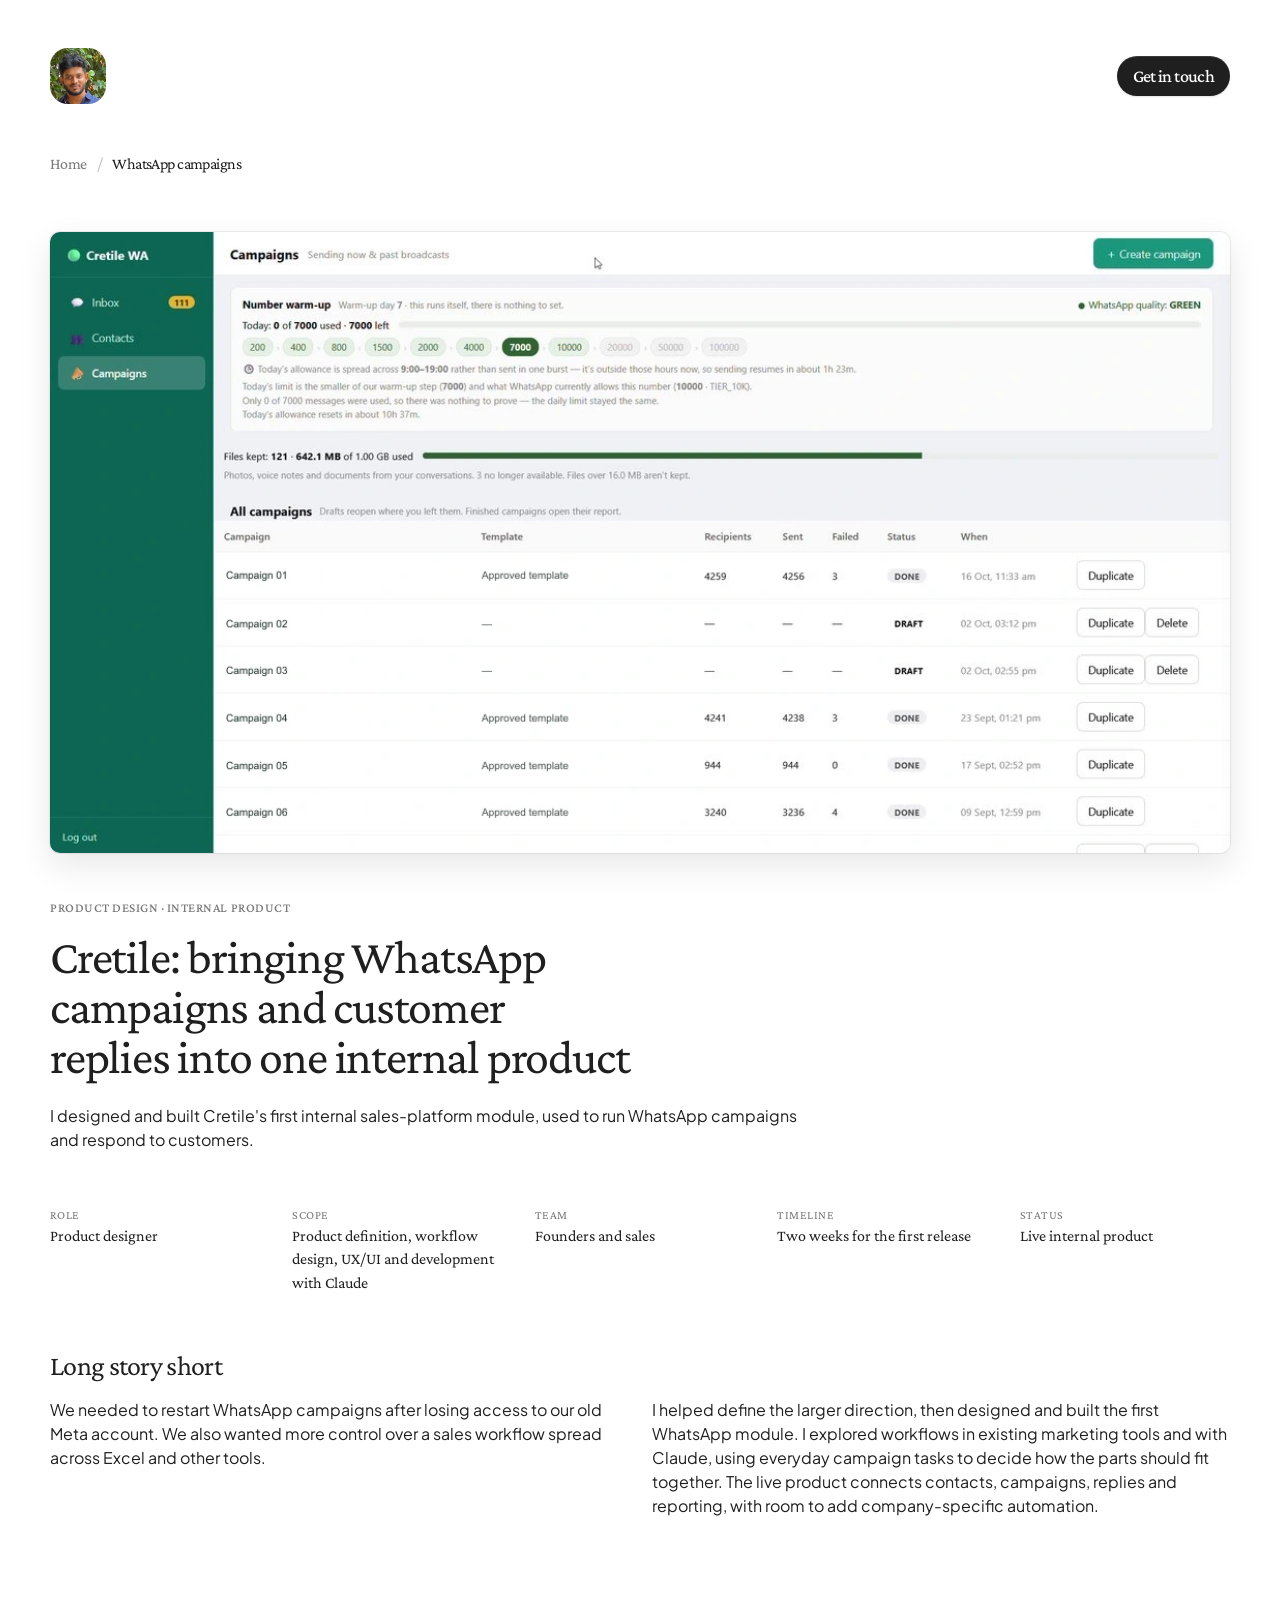
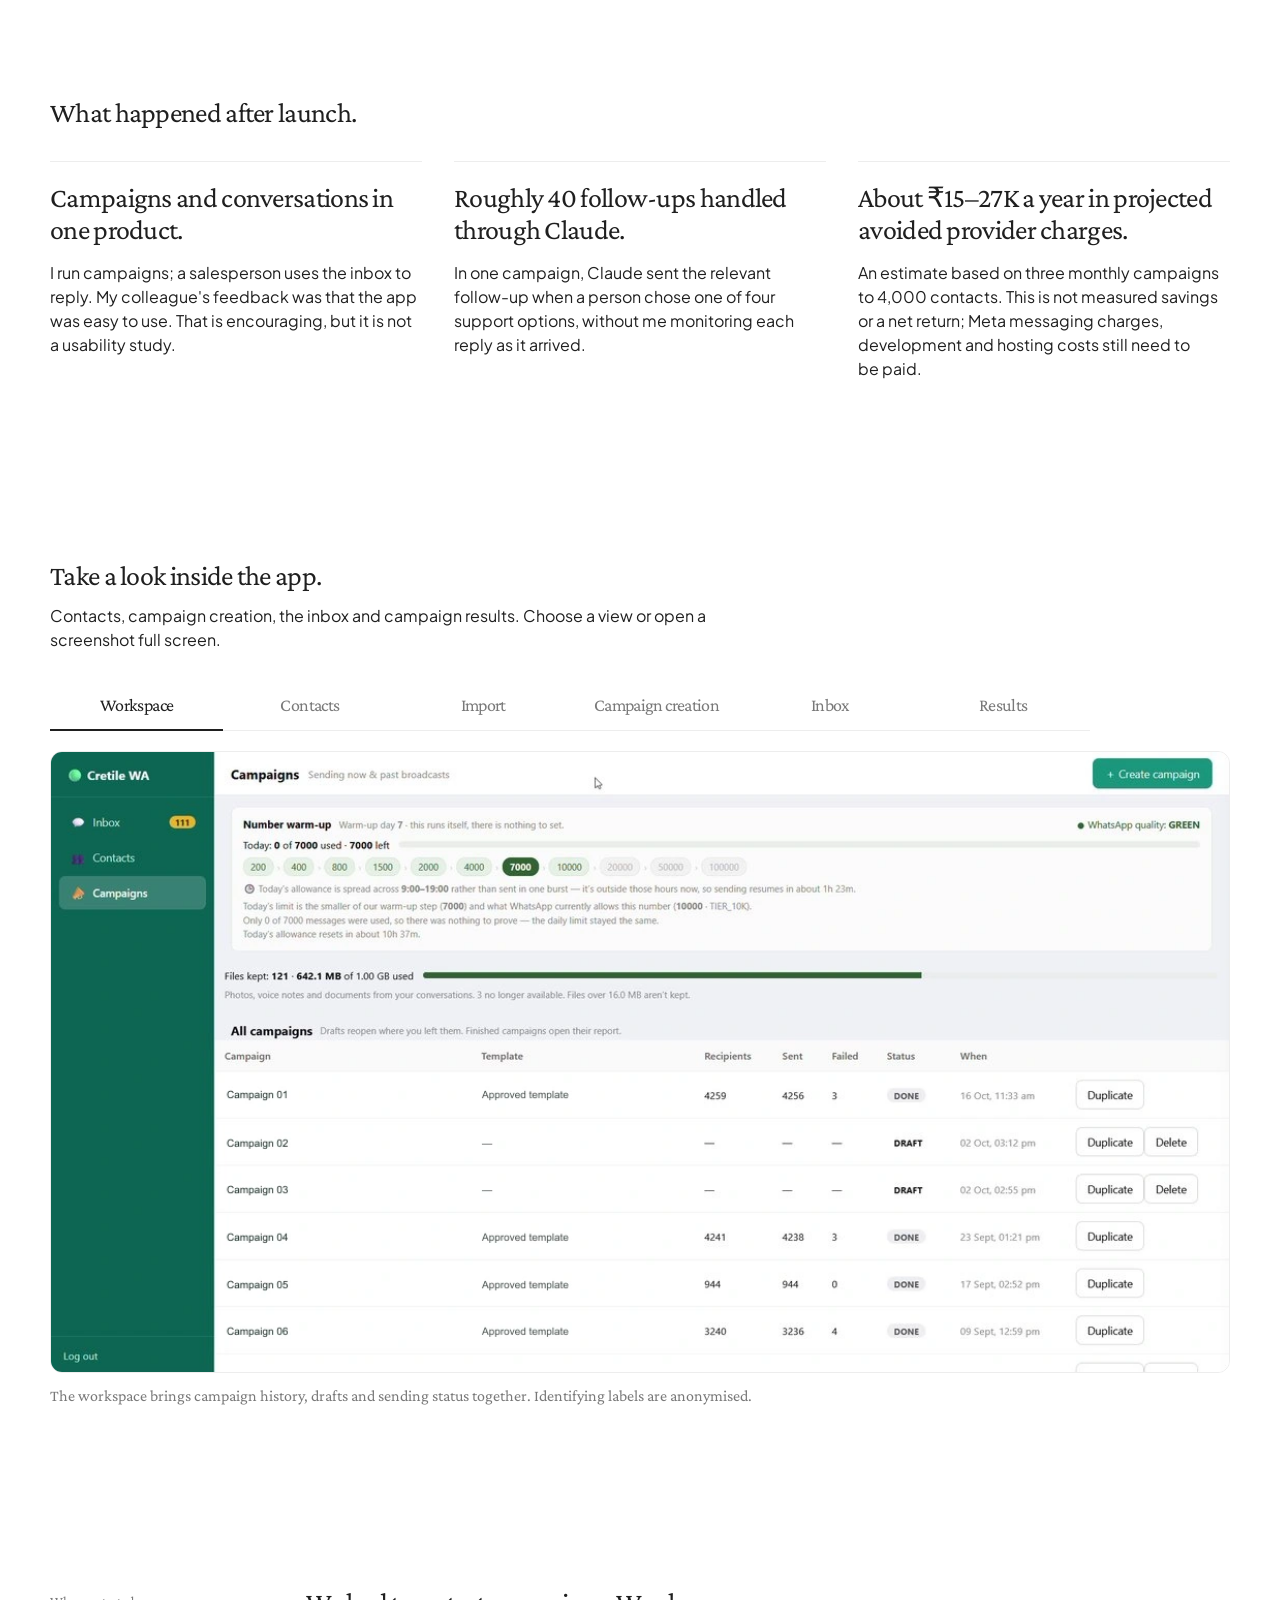
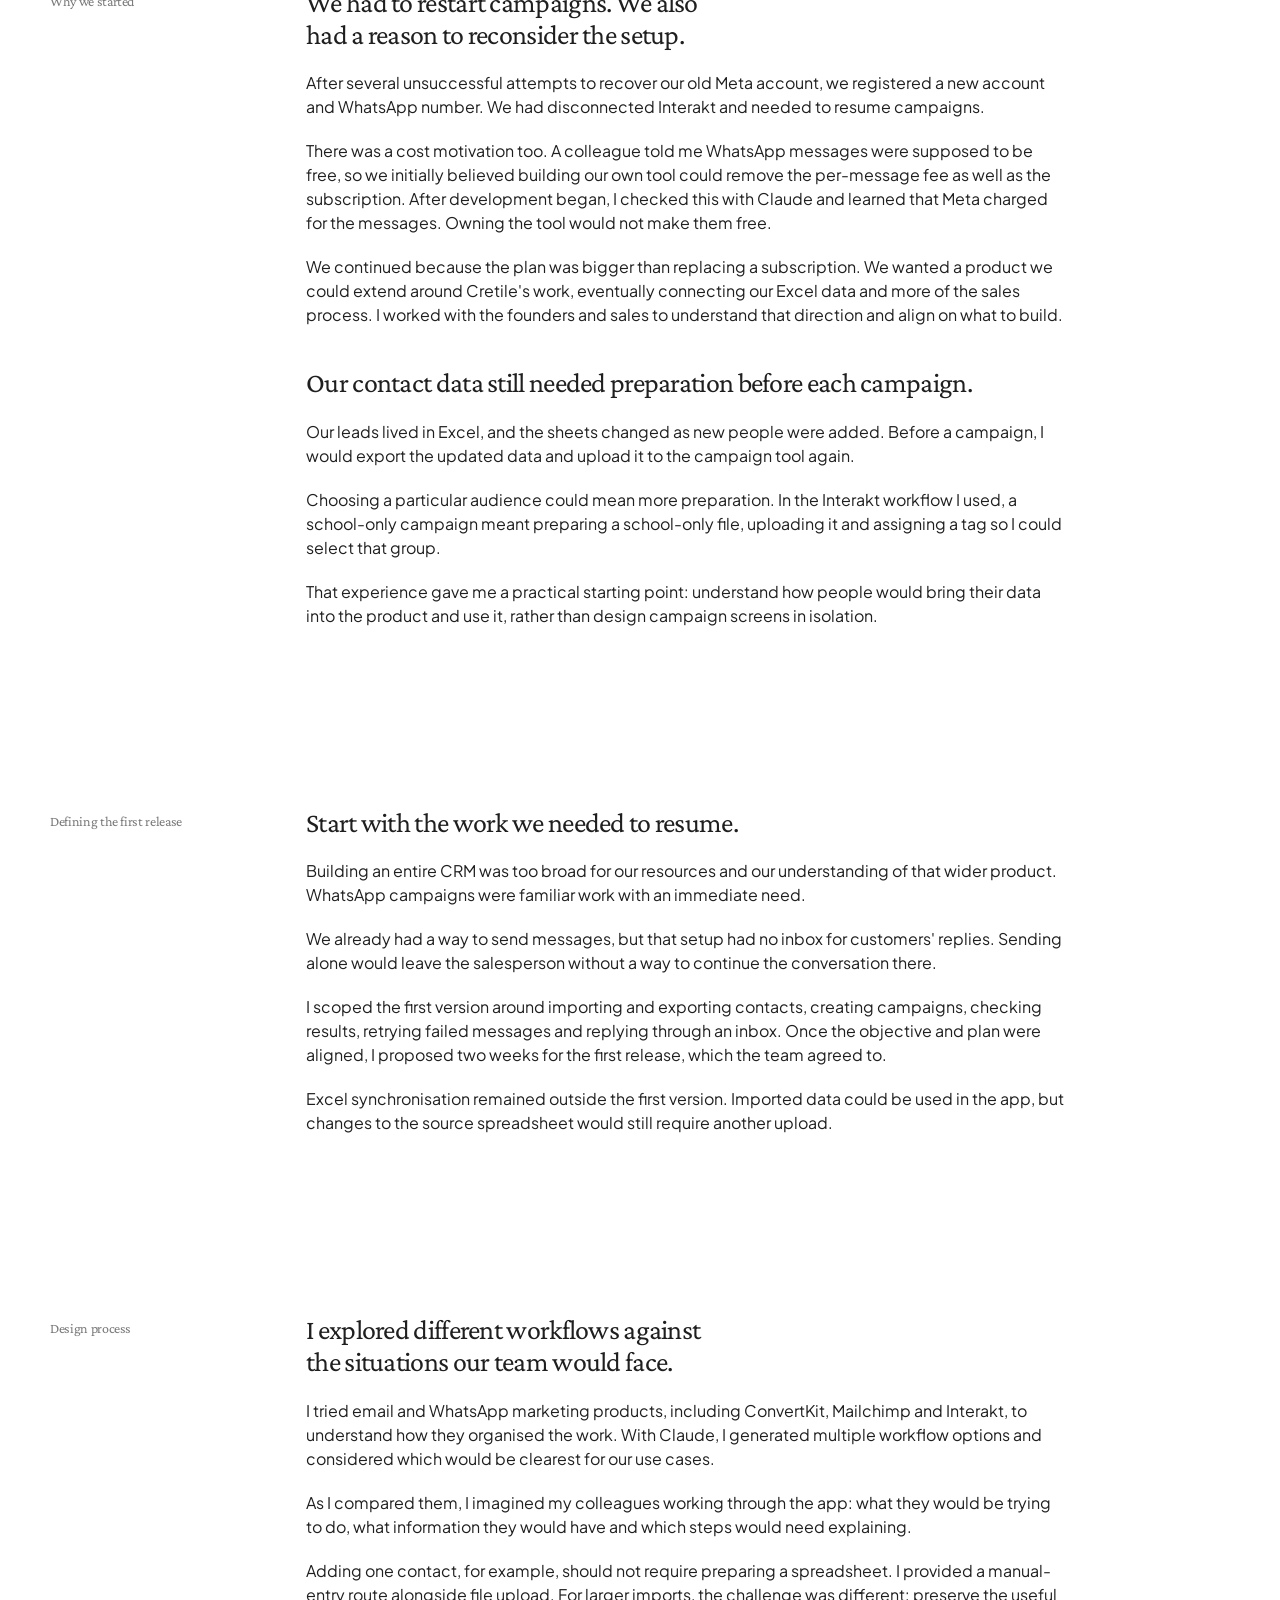
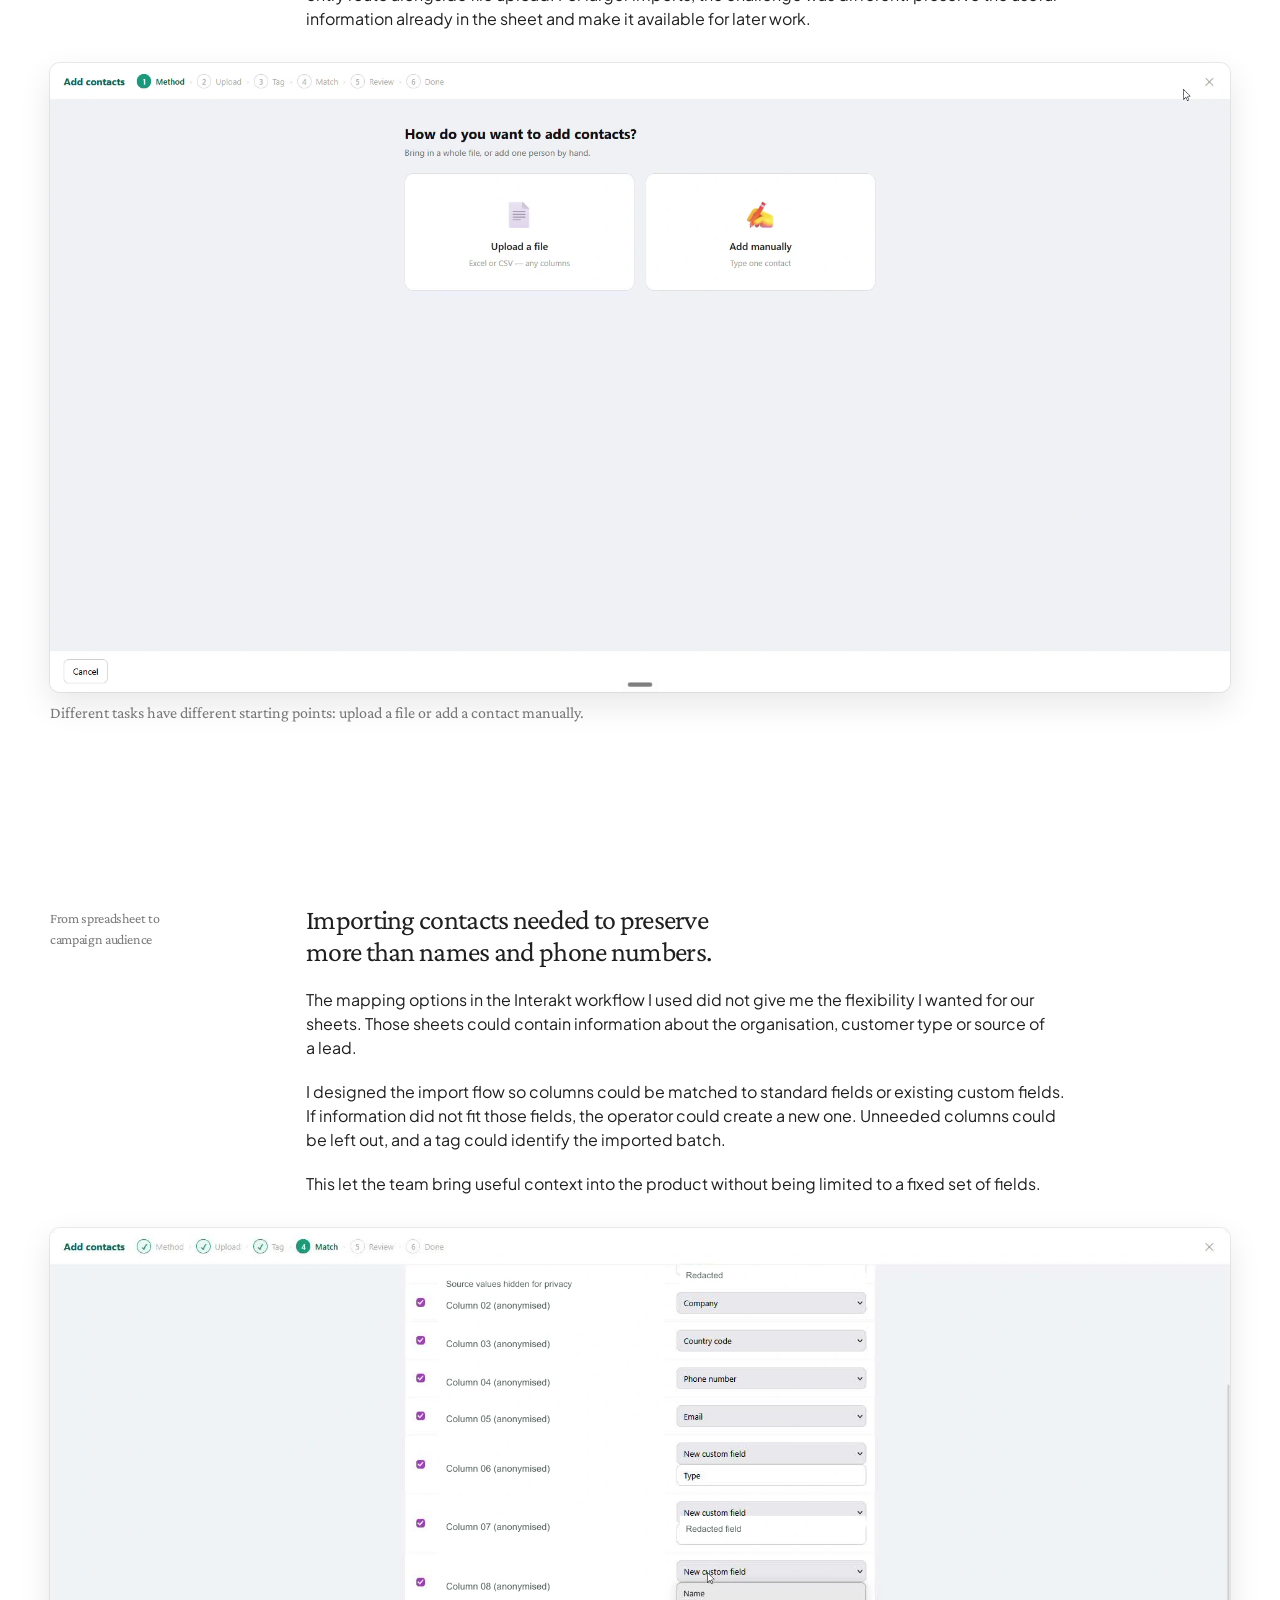
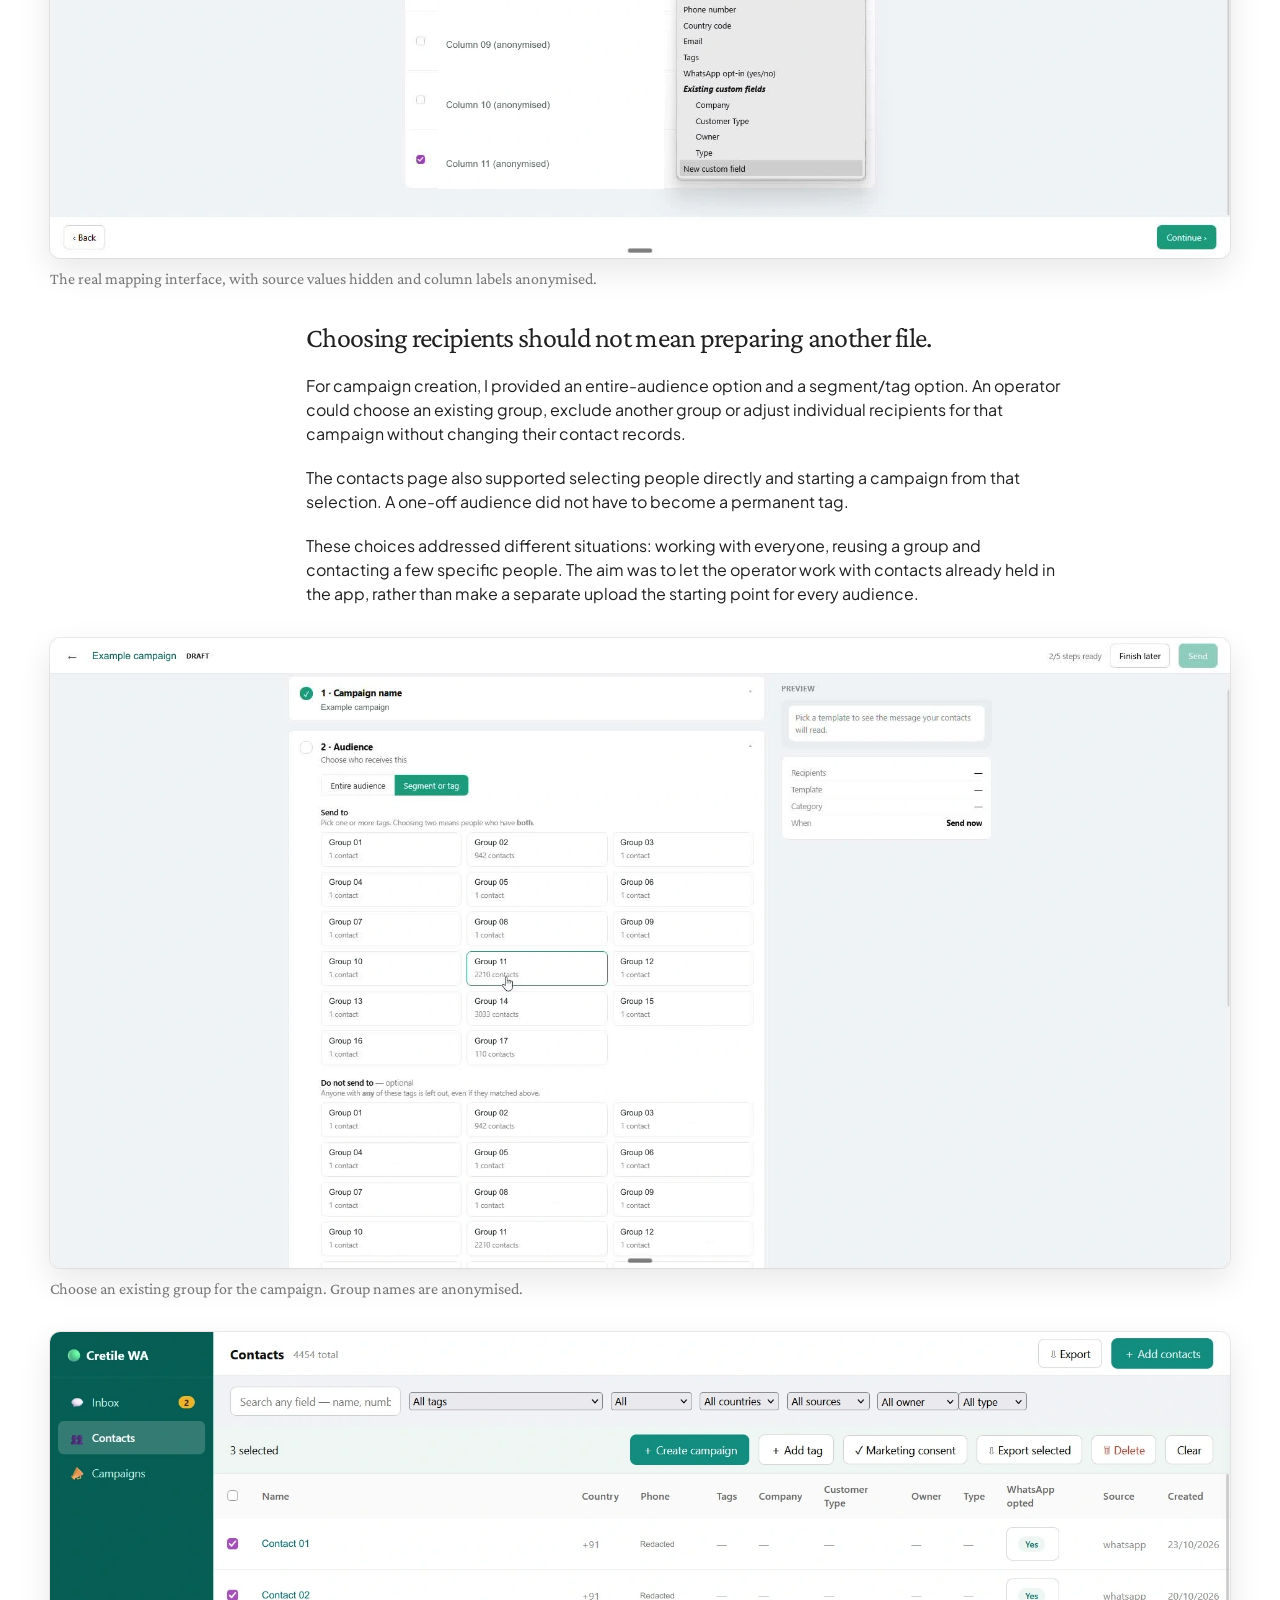
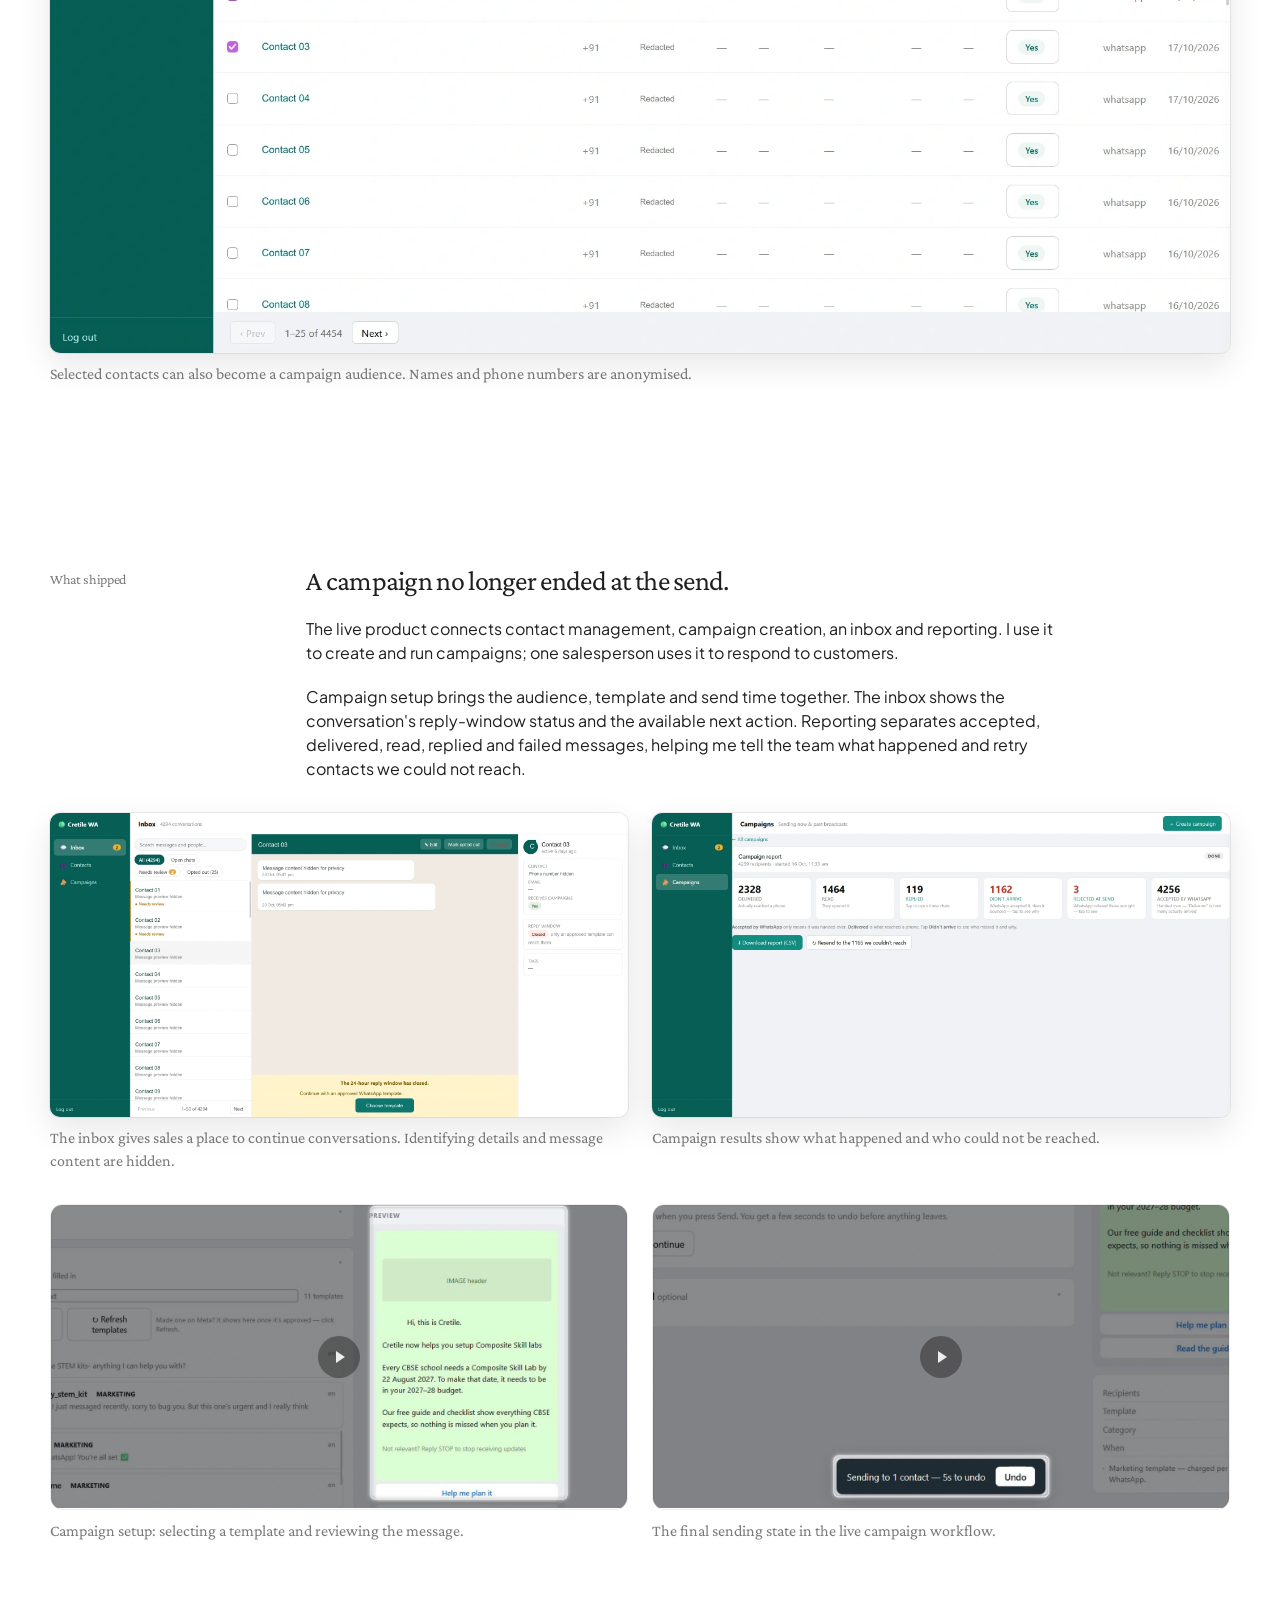
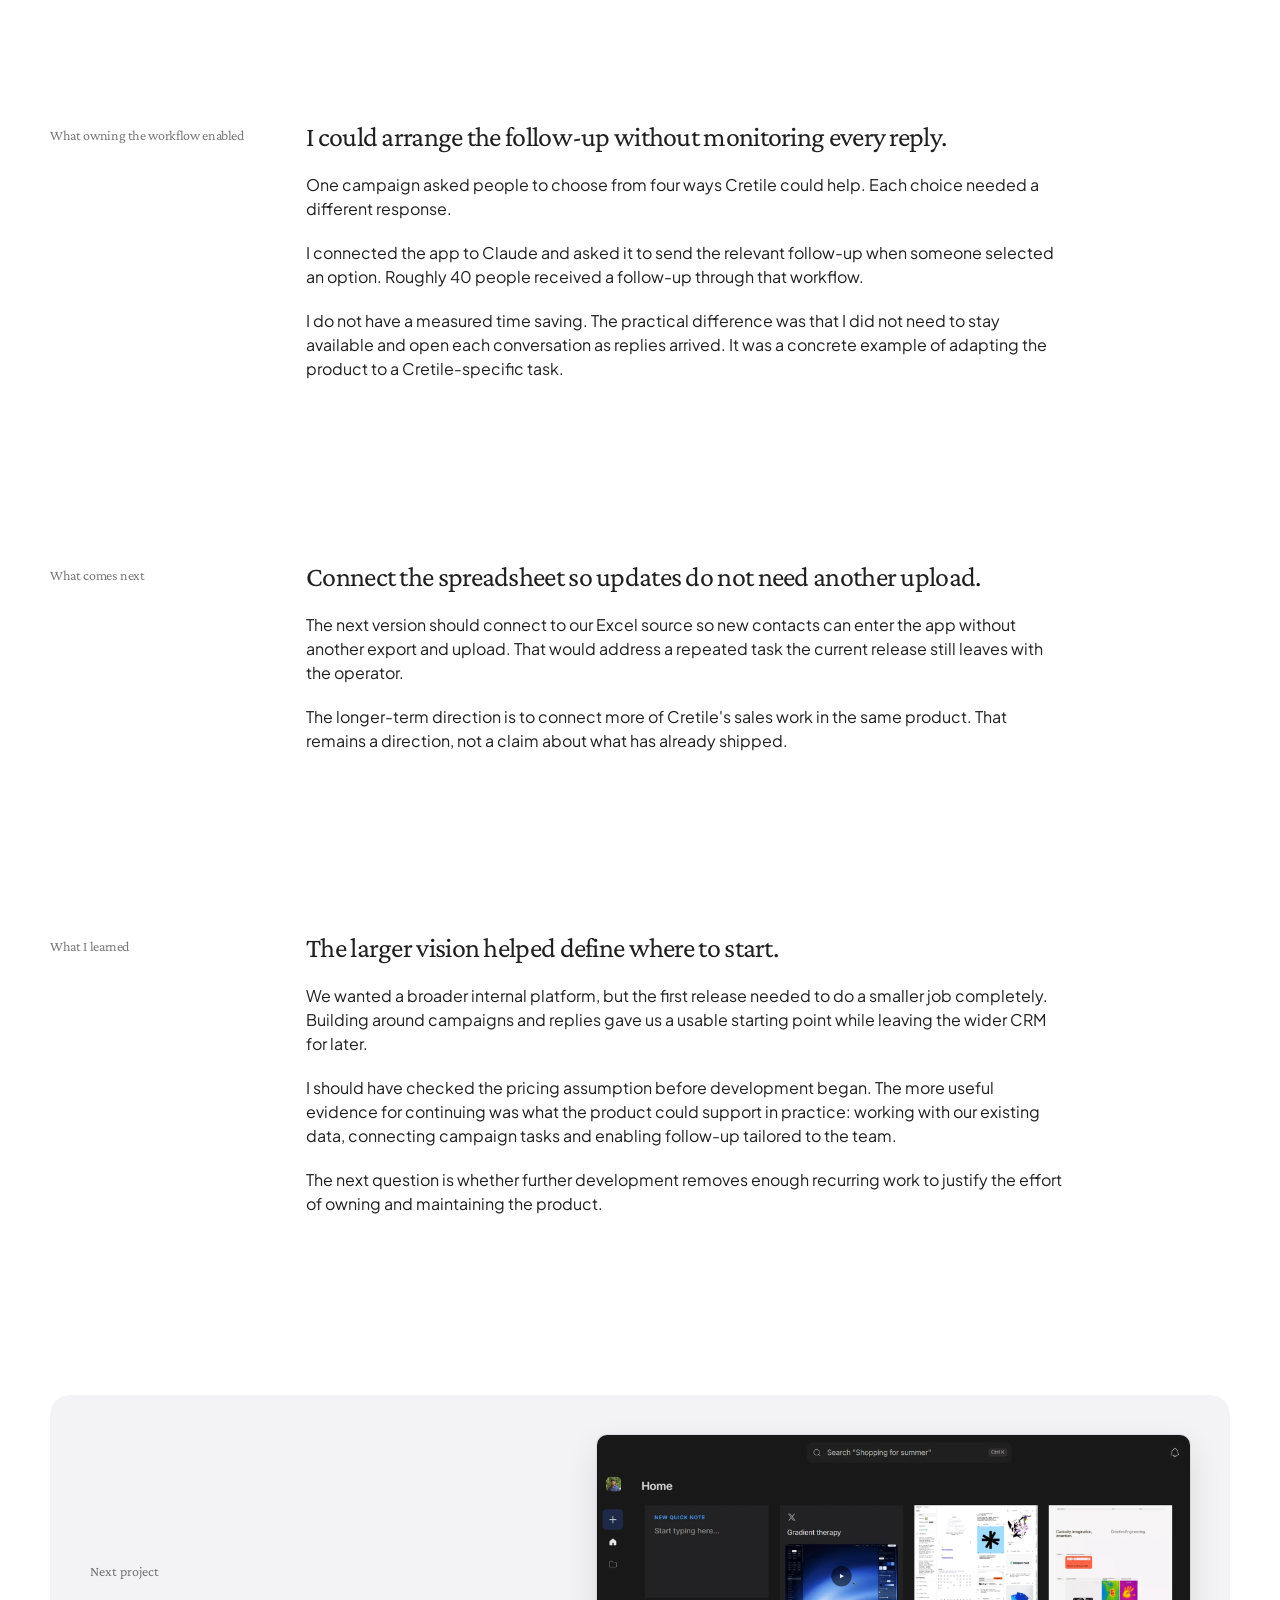
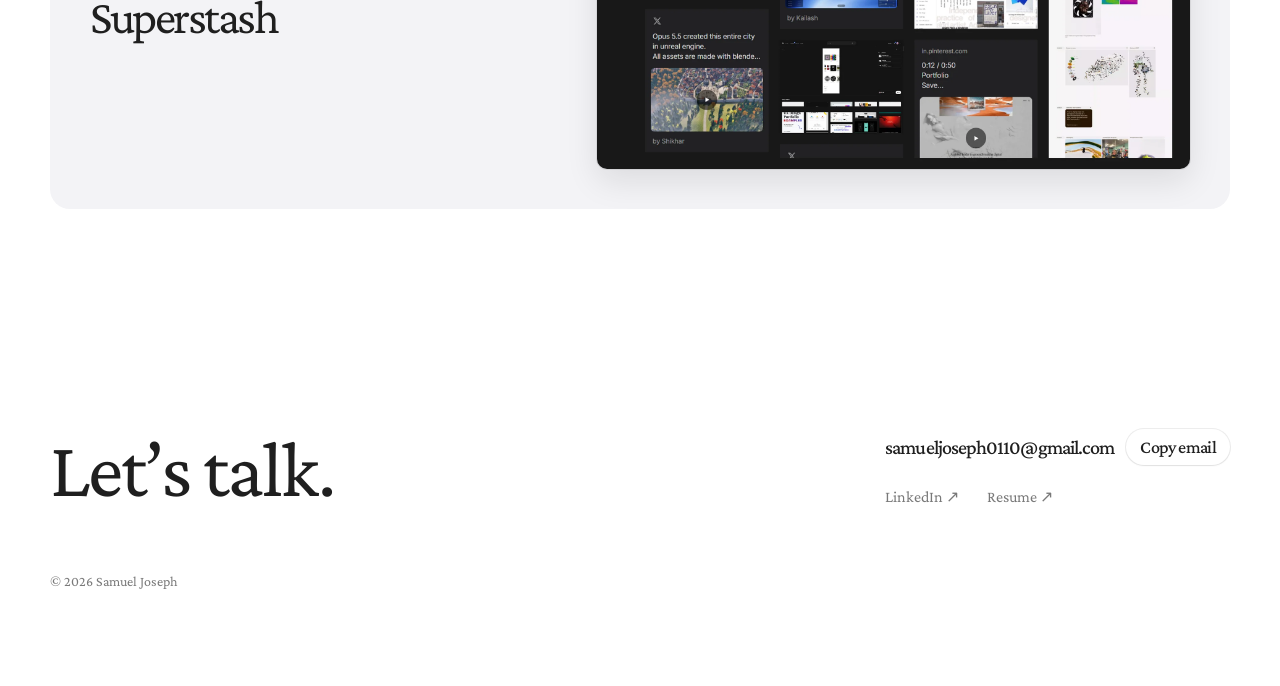
<file: whatsapp-campaigns.html>
<!DOCTYPE html>
<html lang="en">
<head>
<meta name="robots" content="noindex, nofollow">
<meta charset="utf-8">
<meta name="viewport" content="width=device-width, initial-scale=1">
<title>Cretile sales platform · Samuel Joseph, Product Designer</title>
<meta name="description" content="How I designed and built the first module of Cretile's internal sales platform, starting with WhatsApp campaigns and replies.">
<link rel="icon" type="image/png" href="assets/favicon.png">
<link rel="apple-touch-icon" href="assets/apple-touch-icon.png">
<meta property="og:type" content="website">
<meta property="og:site_name" content="Samuel Joseph">
<meta property="og:title" content="Cretile sales platform · Samuel Joseph">
<meta property="og:description" content="A 0→1 product design case study about building one sales workflow, starting with WhatsApp.">
<meta property="og:url" content="https://jsamuel-vibe.github.io/portfolio/whatsapp-campaigns.html">
<meta property="og:image" content="https://jsamuel-vibe.github.io/portfolio/assets/og-wa.jpg">
<meta property="og:image:width" content="1200">
<meta property="og:image:height" content="630">
<meta name="twitter:card" content="summary_large_image">
<link rel="preload" href="assets/fonts/crimson-pro-latin-variable.woff2" as="font" type="font/woff2" crossorigin>
<link rel="stylesheet" href="styles.css?v=20261031-frame8">
<link rel="stylesheet" href="cretile-overview.css?v=20261031-frame8">
</head>
<body class="wa-case wa-overview wa-story" id="top">
<a class="wa-skip" href="#overview">Skip to content</a>
<main class="page"><div class="container">
<header class="site-nav">
      <a class="site-portrait-link" href="index.html" aria-label="Samuel Joseph, home"><img class="site-portrait" src="assets/profile.jpg" alt="Samuel Joseph" width="56" height="56"></a>
      <a class="btn btn-primary" href="#contact">Get in touch</a>
    </header>
    <nav class="breadcrumbs" aria-label="Breadcrumb"><ol><li><a href="index.html">Home</a></li><li aria-current="page">WhatsApp campaigns</li></ol></nav>
<header class="project-intro wa-project-opening" id="overview"><div class="project-intro-inner wa-opening-inner">
<figure class="media-figure wa-story-media">
  <div class="interface-stage"><div class="interface-viewport"><img class="media" src="assets/wa-workspace-redacted.webp" width="1140" height="600" alt="Cretile campaign workspace with campaign history, drafts and sending status" fetchpriority="high"></div></div>
</figure>
<div class="wa-opening-grid"><div class="wa-intro-copy"><div class="wa-title-block"><span class="wa-eyebrow">Product design · Internal product</span><h1 class="t-display">Cretile: bringing WhatsApp campaigns and customer replies into one internal product</h1><p class="t-body">I designed and built Cretile's first internal sales-platform module, used to run WhatsApp campaigns and respond to customers.</p></div>
<dl class="wa-project-details"><div><dt>Role</dt><dd>Product designer</dd></div><div><dt>Scope</dt><dd>Product definition, workflow design, UX/UI and development with Claude</dd></div><div><dt>Team</dt><dd>Founders and sales</dd></div><div><dt>Timeline</dt><dd>Two weeks for the first release</dd></div><div><dt>Status</dt><dd>Live internal product</dd></div></dl>
<div class="wa-summary"><h2 class="t-h16">Long story short</h2><div class="wa-summary-copy"><p class="t-body">We needed to restart WhatsApp campaigns after losing access to our old Meta account. We also wanted more control over a sales workflow spread across Excel and other tools.</p>
<p class="t-body">I helped define the larger direction, then designed and built the first WhatsApp module. I explored workflows in existing marketing tools and with Claude, using everyday campaign tasks to decide how the parts should fit together. The live product connects contacts, campaigns, replies and reporting, with room to add company-specific automation.</p></div></div></div></div></div></header>
<section class="sec wa-overview-section" id="outcomes"><div class="wa-section-head"><h2 class="t-h24">What happened after launch.</h2></div><div class="wa-results-grid"><article><h3 class="t-h16">Campaigns and conversations in one product.</h3><p class="t-body">I run campaigns; a salesperson uses the inbox to reply. My colleague's feedback was that the app was easy to use. That is encouraging, but it is not a usability study.</p></article>
<article><h3 class="t-h16">Roughly 40 follow-ups handled through Claude.</h3><p class="t-body">In one campaign, Claude sent the relevant follow-up when a person chose one of four support options, without me monitoring each reply as it arrived.</p></article>
<article><h3 class="t-h16">About ₹15–27K a year in projected avoided provider charges.</h3><p class="t-body">An estimate based on three monthly campaigns to 4,000 contacts. This is not measured savings or a net return; Meta messaging charges, development and hosting costs still need to be paid.</p></article></div></section>
<section class="sec wa-overview-section" id="preview"><div class="wa-section-head"><h2 class="t-h24">Take a look inside the app.</h2><p class="t-body">Contacts, campaign creation, the inbox and campaign results. Choose a view or open a screenshot full screen.</p></div><div class="wa-preview-gallery" data-product-preview><div class="wa-preview-tabs" role="tablist" aria-label="Product screens and recordings"><button type="button" role="tab" id="preview-tab-workspace" aria-controls="preview-workspace" aria-selected="true" tabindex="0">Workspace</button>
<button type="button" role="tab" id="preview-tab-contacts" aria-controls="preview-contacts" aria-selected="false" tabindex="-1">Contacts</button>
<button type="button" role="tab" id="preview-tab-import" aria-controls="preview-import" aria-selected="false" tabindex="-1">Import</button>
<button type="button" role="tab" id="preview-tab-campaign" aria-controls="preview-campaign" aria-selected="false" tabindex="-1">Campaign creation</button>
<button type="button" role="tab" id="preview-tab-inbox" aria-controls="preview-inbox" aria-selected="false" tabindex="-1">Inbox</button>
<button type="button" role="tab" id="preview-tab-results" aria-controls="preview-results" aria-selected="false" tabindex="-1">Results</button></div>
<figure class="wa-preview-panel media-figure" role="tabpanel" id="preview-workspace" aria-labelledby="preview-tab-workspace" tabindex="0"><div class="wa-preview-surface"><img class="media" src="assets/wa-workspace-redacted.webp" width="1140" height="600" alt="Campaign workspace with campaign history, drafts and sending status" loading="lazy"></div><figcaption class="media-caption">The workspace brings campaign history, drafts and sending status together. Identifying labels are anonymised.</figcaption></figure>
<figure class="wa-preview-panel media-figure" role="tabpanel" id="preview-contacts" aria-labelledby="preview-tab-contacts" tabindex="0"><div class="wa-preview-surface"><img class="media" src="assets/wa-contacts-story.webp" width="1900" height="1000" alt="Contacts with individual selection and Create campaign available" loading="lazy"></div><figcaption class="media-caption">Create a campaign from selected contacts. Names and phone numbers are anonymised.</figcaption></figure>
<figure class="wa-preview-panel media-figure" role="tabpanel" id="preview-import" aria-labelledby="preview-tab-import" tabindex="0"><div class="wa-preview-surface"><img class="media" src="assets/wa-import-mapping-redacted.webp" width="1904" height="1016" alt="Import mapping with existing and new custom-field choices" loading="lazy"></div><figcaption class="media-caption">Match spreadsheet columns to useful contact fields. Source values are hidden for privacy.</figcaption></figure>
<figure class="wa-preview-panel media-figure" role="tabpanel" id="preview-campaign" aria-labelledby="preview-tab-campaign" tabindex="0"><div class="wa-preview-surface"><video class="media" src="assets/wa-preview-clean.mp4" poster="assets/wa-preview-poster-clean.webp" width="1424" height="750" controls muted loop playsinline preload="metadata" aria-label="Template selection and the WhatsApp message preview"></video></div><figcaption class="media-caption">Template selection and message preview in the live campaign flow.</figcaption></figure>
<figure class="wa-preview-panel media-figure" role="tabpanel" id="preview-inbox" aria-labelledby="preview-tab-inbox" tabindex="0"><div class="wa-preview-surface"><img class="media" src="assets/wa-inbox-redacted.webp" width="1900" height="1000" alt="Customer inbox with a closed reply window and approved-template action" loading="lazy"></div><figcaption class="media-caption">The salesperson can see the conversation and the available reply action. Private details are hidden.</figcaption></figure>
<figure class="wa-preview-panel media-figure" role="tabpanel" id="preview-results" aria-labelledby="preview-tab-results" tabindex="0"><div class="wa-preview-surface"><img class="media" src="assets/wa-analytics-redacted.webp" width="1900" height="1000" alt="Campaign results with separate delivery states and resend action" loading="lazy"></div><figcaption class="media-caption">Results distinguish accepted, delivered, read, replied and failed messages.</figcaption></figure></div></section>
<section class="wa-story-section sec" id="why"><h2 class="wa-story-label">Why we started</h2><div class="wa-story-content"><div class="wa-story-copy"><h3 class="t-h24">We had to restart campaigns. We also had a reason to reconsider the setup.</h3>
<p class="t-body">After several unsuccessful attempts to recover our old Meta account, we registered a new account and WhatsApp number. We had disconnected Interakt and needed to resume campaigns.</p>
<p class="t-body">There was a cost motivation too. A colleague told me WhatsApp messages were supposed to be free, so we initially believed building our own tool could remove the per-message fee as well as the subscription. After development began, I checked this with Claude and learned that Meta charged for the messages. Owning the tool would not make them free.</p>
<p class="t-body">We continued because the plan was bigger than replacing a subscription. We wanted a product we could extend around Cretile's work, eventually connecting our Excel data and more of the sales process. I worked with the founders and sales to understand that direction and align on what to build.</p>
<h3 class="t-h24">Our contact data still needed preparation before each campaign.</h3>
<p class="t-body">Our leads lived in Excel, and the sheets changed as new people were added. Before a campaign, I would export the updated data and upload it to the campaign tool again.</p>
<p class="t-body">Choosing a particular audience could mean more preparation. In the Interakt workflow I used, a school-only campaign meant preparing a school-only file, uploading it and assigning a tag so I could select that group.</p>
<p class="t-body">That experience gave me a practical starting point: understand how people would bring their data into the product and use it, rather than design campaign screens in isolation.</p></div></div></section>
<section class="wa-story-section sec" id="scope"><h2 class="wa-story-label">Defining the first release</h2><div class="wa-story-content"><div class="wa-story-copy"><h3 class="t-h24">Start with the work we needed to resume.</h3>
<p class="t-body">Building an entire CRM was too broad for our resources and our understanding of that wider product. WhatsApp campaigns were familiar work with an immediate need.</p>
<p class="t-body">We already had a way to send messages, but that setup had no inbox for customers' replies. Sending alone would leave the salesperson without a way to continue the conversation there.</p>
<p class="t-body">I scoped the first version around importing and exporting contacts, creating campaigns, checking results, retrying failed messages and replying through an inbox. Once the objective and plan were aligned, I proposed two weeks for the first release, which the team agreed to.</p>
<p class="t-body">Excel synchronisation remained outside the first version. Imported data could be used in the app, but changes to the source spreadsheet would still require another upload.</p></div></div></section>
<section class="wa-story-section sec" id="design-process"><h2 class="wa-story-label">Design process</h2><div class="wa-story-content"><div class="wa-story-copy"><h3 class="t-h24">I explored different workflows against the situations our team would face.</h3>
<p class="t-body">I tried email and WhatsApp marketing products, including ConvertKit, Mailchimp and Interakt, to understand how they organised the work. With Claude, I generated multiple workflow options and considered which would be clearest for our use cases.</p>
<p class="t-body">As I compared them, I imagined my colleagues working through the app: what they would be trying to do, what information they would have and which steps would need explaining.</p>
<p class="t-body">Adding one contact, for example, should not require preparing a spreadsheet. I provided a manual-entry route alongside file upload. For larger imports, the challenge was different: preserve the useful information already in the sheet and make it available for later work.</p></div></div><figure class="media-figure wa-story-media">
  <div class="interface-stage"><div class="interface-viewport"><img class="media" src="assets/wa-add-contacts-method.webp" width="1904" height="1016" alt="Add contacts screen offering file upload or manual entry" loading="lazy"></div></div>
  <figcaption class="media-caption">Different tasks have different starting points: upload a file or add a contact manually.</figcaption>
</figure></section>
<section class="wa-story-section sec" id="audience"><h2 class="wa-story-label">From spreadsheet to campaign audience</h2><div class="wa-story-content"><div class="wa-story-copy"><h3 class="t-h24">Importing contacts needed to preserve more than names and phone numbers.</h3>
<p class="t-body">The mapping options in the Interakt workflow I used did not give me the flexibility I wanted for our sheets. Those sheets could contain information about the organisation, customer type or source of a lead.</p>
<p class="t-body">I designed the import flow so columns could be matched to standard fields or existing custom fields. If information did not fit those fields, the operator could create a new one. Unneeded columns could be left out, and a tag could identify the imported batch.</p>
<p class="t-body">This let the team bring useful context into the product without being limited to a fixed set of fields.</p></div><figure class="media-figure wa-story-media">
  <div class="interface-stage"><div class="interface-viewport"><img class="media" src="assets/wa-import-mapping-redacted.webp" width="1904" height="1016" alt="Real import screen showing custom mapping choices" loading="lazy"></div></div>
  <figcaption class="media-caption">The real mapping interface, with source values hidden and column labels anonymised.</figcaption>
</figure>
  <div class="wa-story-copy"><h3 class="t-h24">Choosing recipients should not mean preparing another file.</h3>
<p class="t-body">For campaign creation, I provided an entire-audience option and a segment/tag option. An operator could choose an existing group, exclude another group or adjust individual recipients for that campaign without changing their contact records.</p>
<p class="t-body">The contacts page also supported selecting people directly and starting a campaign from that selection. A one-off audience did not have to become a permanent tag.</p>
<p class="t-body">These choices addressed different situations: working with everyone, reusing a group and contacting a few specific people. The aim was to let the operator work with contacts already held in the app, rather than make a separate upload the starting point for every audience.</p></div>
  <figure class="media-figure wa-story-media">
  <div class="interface-stage"><div class="interface-viewport"><img class="media" src="assets/wa-campaign-audience-redacted.webp" width="1904" height="1016" alt="Campaign audience selection with entire-audience and segment/tag options" loading="lazy"></div></div>
  <figcaption class="media-caption">Choose an existing group for the campaign. Group names are anonymised.</figcaption>
</figure>
  <figure class="media-figure wa-story-media">
  <div class="interface-stage"><div class="interface-viewport"><img class="media" src="assets/wa-contacts-story.webp" width="1900" height="1000" alt="Direct contact selection with Create campaign available" loading="lazy"></div></div>
  <figcaption class="media-caption">Selected contacts can also become a campaign audience. Names and phone numbers are anonymised.</figcaption>
</figure></div></section>
<section class="wa-story-section sec" id="shipped"><h2 class="wa-story-label">What shipped</h2><div class="wa-story-content"><div class="wa-story-copy"><h3 class="t-h24">A campaign no longer ended at the send.</h3>
<p class="t-body">The live product connects contact management, campaign creation, an inbox and reporting. I use it to create and run campaigns; one salesperson uses it to respond to customers.</p>
<p class="t-body">Campaign setup brings the audience, template and send time together. The inbox shows the conversation's reply-window status and the available next action. Reporting separates accepted, delivered, read, replied and failed messages, helping me tell the team what happened and retry contacts we could not reach.</p></div></div><div class="wa-story-media-pair"><figure class="media-figure wa-story-media">
  <div class="interface-stage"><div class="interface-viewport"><img class="media" src="assets/wa-inbox-redacted.webp" width="1900" height="1000" alt="Real inbox showing the conversation and closed reply-window state" loading="lazy"></div></div>
  <figcaption class="media-caption">The inbox gives sales a place to continue conversations. Identifying details and message content are hidden.</figcaption>
</figure><figure class="media-figure wa-story-media">
  <div class="interface-stage"><div class="interface-viewport"><img class="media" src="assets/wa-analytics-redacted.webp" width="1900" height="1000" alt="Actual campaign report with delivery outcomes and a retry action" loading="lazy"></div></div>
  <figcaption class="media-caption">Campaign results show what happened and who could not be reached.</figcaption>
</figure></div><div class="wa-story-media-pair"><figure class="media-figure"><div class="wa-preview-surface"><video class="media" src="assets/wa-preview-clean.mp4" poster="assets/wa-preview-poster-clean.webp" width="1424" height="750" controls muted loop playsinline preload="metadata" aria-label="Campaign setup: selecting a template and reviewing the message."></video></div><figcaption class="media-caption">Campaign setup: selecting a template and reviewing the message.</figcaption></figure><figure class="media-figure"><div class="wa-preview-surface"><video class="media" src="assets/wa-undo-clean.mp4" poster="assets/wa-undo-poster-clean.webp" width="1424" height="750" controls muted loop playsinline preload="metadata" aria-label="The final sending state in the live campaign workflow."></video></div><figcaption class="media-caption">The final sending state in the live campaign workflow.</figcaption></figure></div></section>
<section class="wa-story-section sec" id="automation"><h2 class="wa-story-label">What owning the workflow enabled</h2><div class="wa-story-content"><div class="wa-story-copy"><h3 class="t-h24">I could arrange the follow-up without monitoring every reply.</h3>
<p class="t-body">One campaign asked people to choose from four ways Cretile could help. Each choice needed a different response.</p>
<p class="t-body">I connected the app to Claude and asked it to send the relevant follow-up when someone selected an option. Roughly 40 people received a follow-up through that workflow.</p>
<p class="t-body">I do not have a measured time saving. The practical difference was that I did not need to stay available and open each conversation as replies arrived. It was a concrete example of adapting the product to a Cretile-specific task.</p></div></div></section>
<section class="wa-story-section sec" id="next"><h2 class="wa-story-label">What comes next</h2><div class="wa-story-content"><div class="wa-story-copy"><h3 class="t-h24">Connect the spreadsheet so updates do not need another upload.</h3>
<p class="t-body">The next version should connect to our Excel source so new contacts can enter the app without another export and upload. That would address a repeated task the current release still leaves with the operator.</p>
<p class="t-body">The longer-term direction is to connect more of Cretile's sales work in the same product. That remains a direction, not a claim about what has already shipped.</p></div></div></section>
<section class="wa-story-section sec" id="reflection"><h2 class="wa-story-label">What I learned</h2><div class="wa-story-content"><div class="wa-story-copy"><h3 class="t-h24">The larger vision helped define where to start.</h3>
<p class="t-body">We wanted a broader internal platform, but the first release needed to do a smaller job completely. Building around campaigns and replies gave us a usable starting point while leaving the wider CRM for later.</p>
<p class="t-body">I should have checked the pricing assumption before development began. The more useful evidence for continuing was what the product could support in practice: working with our existing data, connecting campaign tasks and enabling follow-up tailored to the team.</p>
<p class="t-body">The next question is whether further development removes enough recurring work to justify the effort of owning and maintaining the product.</p></div></div></section>
    <section class="sec">
      <a class="next-project" href="superstash.html">
        <div class="next-text">
          <span class="t-small muted">Next project</span>
          <span class="t-display">Superstash</span>
        </div>
        <div class="next-preview interface-stage"><div class="interface-viewport"><img src="assets/superstash-real-library.webp" alt="" loading="lazy"></div></div>
      </a>
    </section>

    <footer class="contact sec" id="contact">
      <div class="rule"></div>
      <div class="contact-main">
        <div class="contact-head">
          <h2 class="contact-title">Let’s talk.</h2>
        </div>
        <div class="contact-actions">
          <div class="email-row">
            <a class="contact-email" href="mailto:samueljoseph0110@gmail.com">samueljoseph0110@gmail.com</a>
            <button class="btn btn-secondary btn-sm" type="button" data-copy="samueljoseph0110@gmail.com">Copy email</button>
          </div>
          <nav class="footer-links" aria-label="Elsewhere">
            <a href="https://www.linkedin.com/in/samuel-joseph8" target="_blank" rel="noopener">LinkedIn <span aria-hidden="true">↗</span></a>
            <a href="assets/Samuel-Joseph-Resume.pdf" target="_blank" rel="noopener">Resume <span aria-hidden="true">↗</span></a>
          </nav>
        </div>
      </div>
      <p class="t-small muted contact-note">© 2026 Samuel Joseph</p>
    </footer>

</div></main><script src="cretile-overview.js?v=20261031-onepage"></script><script src="site.js?v=20261029-overview"></script></body></html>
</file>
<file: styles.css>
/* Samuel Joseph Â· portfolio
   One column, 1180px max. Crimson Pro throughout.
   Spacing comes from three tokens:
   --section-gap between sections, --block-gap between big blocks inside one,
   --head-gap between a section heading and its content. */
/* Official Google Fonts Latin subsets, distributed with their OFL licenses. */
@font-face {
  font-family: 'Inter';
  font-style: normal;
  font-weight: 400 600;
  font-display: swap;
  src: url('assets/fonts/inter-latin-variable.woff2') format('woff2');
}
@font-face {
  font-family: 'Plus Jakarta Sans';
  font-style: normal;
  font-weight: 200 800;
  font-display: swap;
  src: url('assets/fonts/plus-jakarta-sans-latin-variable.woff2') format('woff2');
}
@font-face {
  font-family: 'Crimson Pro';
  font-style: normal;
  font-weight: 200 900;
  font-display: swap;
  src: url('assets/fonts/crimson-pro-latin-variable.woff2') format('woff2');
}
@font-face {
  font-family: 'Crimson Pro';
  font-style: italic;
  font-weight: 200 900;
  font-display: swap;
  src: url('assets/fonts/crimson-pro-latin-italic-variable.woff2') format('woff2');
}

:root {
  --bg: rgb(255, 255, 255);
  --surface: #F3F3F6;
  --surface-alt: rgb(239, 239, 241);
  --white: rgb(255, 255, 255);
  --ink: #1F1F1F;
  --ink-hover: rgb(48, 48, 48);
  --muted: rgba(31, 31, 31, 0.6);
  --faint: rgba(31, 31, 31, 0.3);
  --hairline: rgba(31, 31, 31, 0.08);
  --tip-bg: rgb(30, 30, 30);
  --device-screen: rgb(30, 30, 30);
  --content-width: 1180px;

  --font: 'Crimson Pro', Georgia, 'Times New Roman', serif;
  --font-display: var(--font);
  --font-sub: 'Plus Jakarta Sans', system-ui, sans-serif;
  --tracking: 0;

  --section-gap: clamp(96px, 12.5vw, 160px);
  --block-gap: 64px;
  --head-gap: 40px;
  --radius: 12px;
}

*, *::before, *::after { box-sizing: border-box; }
html { scroll-behavior: auto; }
body { margin: 0; background: var(--bg); color: var(--ink); -webkit-font-smoothing: antialiased; }
a { color: var(--ink); text-decoration: none; }
h1, h2, h3, p, dl, dd { margin: 0; }
h2, h3 { scroll-margin-top: 48px; }

.page {
  font-family: var(--font);
  letter-spacing: var(--tracking);
  color: var(--ink);
  background: var(--bg);
  min-height: 100vh;
  --page-x: 24px;
  padding: 0 var(--page-x);
  overflow-x: clip;
  position: relative;
  isolation: isolate;
}
.container { max-width: var(--content-width); margin: 0 auto; }

/* Page frame: two vertical lines a little outside the content column,
   crossed by rules that end on them. The same rule places them on every page:
   24px under the header, then halfway into the gap above each section.
   Drawn behind the content so they never cover media. On narrow screens the
   vertical lines sit halfway between the screen edge and the content. */
.page {
  --frame-x: max(var(--page-x) / 2, (100% - var(--content-width)) / 2 - 40px);
  --frame-line: rgba(31, 31, 31, 0.08);
  container-type: inline-size;
}
@media (max-width: 640px) { .page { --page-x: 32px; } }
.page .site-nav,
.container > .sec { position: relative; }
.page .site-nav::after,
.container > .sec::before,
.wa-project-details::before, .case-project-details::before,
.wa-project-details::after, .case-project-details::after {
  content: none; /* Preview: no frame lines at all. */
  position: absolute;
  /* Rules end on the two vertical frame lines, never past them. cqw is the
     page's content width, so the page edge sits a further --page-x outside it.
     Measured from the column's left edge, so narrower sections still line up. */
  --half-frame: calc(50cqw + var(--page-x) - max(var(--page-x) / 2, (100cqw + 2 * var(--page-x) - var(--content-width)) / 2 - 40px));
  left: calc(min(100cqw, var(--content-width)) / 2 - var(--half-frame));
  width: calc(2 * var(--half-frame));
  height: 1px;
  background: var(--frame-line);
  pointer-events: none;
}
.page .site-nav::after { top: calc(100% + 24px); }
.container > .sec::before { top: calc(var(--sec-pad) / 2); }
/* The footer's frame rule replaces its old divider; the divider keeps its space. */
.contact > .rule { visibility: hidden; }

/* Spacing */
.sec { --sec-pad: var(--section-gap); padding-top: var(--sec-pad); }
.sec-tight { padding-top: var(--block-gap); }

/* Type */
.page :is(h1, h2, h3, h4, h5, h6) {
  font-family: var(--font-display);
  font-weight: 400;
  letter-spacing: -.025em;
}
.t-body { color: var(--ink); font-family: var(--font-sub); font-weight: 400; font-size: 16px; line-height: 1.5; text-wrap: pretty; }
.page :is(h2, h3).t-h16 { font-size: 28px; line-height: 1.15; }
.t-title { font-weight: 500; font-size: 20px; line-height: 1.2; }
.t-display { font-weight: 400; font-size: clamp(40px, 4.2vw, 48px); line-height: 1.04; text-wrap: balance; }
.t-h24 { font-weight: 500; font-size: 28px; line-height: 1.15; text-wrap: balance; }
.t-h16 { font-weight: 500; font-size: 16px; line-height: 1.35; }
.t-small { font-weight: 400; font-size: 14px; line-height: 1.2; }
.t-num { color: var(--faint); font-weight: 400; font-size: 32px; line-height: 1; white-space: nowrap; }
.muted { color: var(--muted); }
.t-body strong { font-weight: 500; color: var(--ink); }

.stack { display: flex; flex-direction: column; }
.split { display: flex; flex-wrap: wrap; justify-content: space-between; gap: 24px; }
.split > .half { flex: 0 1 458px; }

/* Buttons */
.btn {
  display: inline-flex; align-items: center; justify-content: center; gap: 8px;
  height: 40px; padding: 0 16px; border: 0; border-radius: 999px;
  font-family: var(--font); font-weight: 500; font-size: 18px; letter-spacing: -0.02em; line-height: 1;
  white-space: nowrap; cursor: pointer;
  transition: background-color .2s ease, box-shadow .2s ease, transform .2s ease, color .2s ease;
}
.btn-icon { display: inline-block; transition: transform .25s cubic-bezier(.2, .7, .2, 1); }
.btn-primary { background: var(--ink); color: var(--white); box-shadow: 0 1px 2px rgba(0, 0, 0, .12), inset 0 1px 0 rgba(255, 255, 255, .12); }
.btn-primary:hover, a:hover .btn-primary { background: var(--ink-hover); }
.btn-secondary { background: var(--white); color: var(--ink); box-shadow: 0 0 0 1px var(--hairline), 0 1px 2px rgba(0, 0, 0, .06); }
.btn-secondary:hover { box-shadow: 0 0 0 1px rgba(17, 17, 17, .16), 0 2px 6px rgba(0, 0, 0, .08); }
.btn-sm { height: 36px; padding: 0 14px; font-size: 18px; gap: 6px; }
.btn:active { transform: translateY(1px); }
a:hover .btn-icon, .btn:hover .btn-icon { transform: translateX(3px); }
a:hover .btn-icon:first-child, .btn:hover .btn-icon:first-child { transform: translateX(-3px); }

/* Legacy button styles, still used by the reference pages */
.chip { background: var(--white); padding: 4px 8px; font-size: 14px; line-height: 1; white-space: nowrap; }
.btn-soft { background: var(--surface); padding: 8px; font-size: 16px; line-height: 1; white-space: nowrap; }

/* Shared pieces */
.placeholder { background: var(--surface); }
.section-heading { display: flex; flex-direction: column; align-items: center; gap: 6px; }
.section-heading::after { content: ""; width: 94px; height: 1px; background: var(--ink); }
/* Site header: the same portrait and contact button on every page. */
.site-nav { display: flex; align-items: center; justify-content: space-between; padding-top: 48px; }
.site-portrait-link { display: block; border-radius: 18px; transition: opacity .2s ease; }
.site-portrait-link:hover { opacity: .7; }
.site-portrait { display: block; width: 56px; height: 56px; border-radius: 18px; object-fit: cover; }
.avatar { background: var(--white) url("assets/profile.jpg") center / cover no-repeat; }

/* Breadcrumbs sit above a project opening. */
.breadcrumbs { padding-top: 48px; }
.breadcrumbs ol { margin: 0; padding: 0; list-style: none; display: flex; flex-wrap: wrap; align-items: center; row-gap: 4px; font-size: 16px; line-height: 24px; letter-spacing: var(--track-sm); color: var(--muted); }
.breadcrumbs li + li::before { content: "/"; padding: 0 10px; color: rgba(17, 17, 17, 0.3); }
.breadcrumbs a { color: var(--muted); transition: color .2s ease; }
.breadcrumbs a:hover { color: var(--ink); }
.breadcrumbs [aria-current="page"] { color: var(--ink); }
body .breadcrumbs + .project-intro { padding-top: 56px; }
.rule { height: 1px; background: var(--hairline); }

/* Footer */
.footer-links { display: flex; }
.footer-links a { color: var(--muted); font-size: 16px; line-height: 24px; transition: color .2s ease; }
.footer-links a:hover { color: var(--ink); }
.footer-gosh { padding-top: var(--section-gap); padding-bottom: clamp(72px, 10vw, 128px); display: flex; flex-direction: column; }
.footer-gosh .sign { margin-top: 32px; display: flex; justify-content: center; align-items: center; gap: 16px; }
.footer-gosh .sign-text { font-weight: 500; font-style: italic; font-size: clamp(28px, 8vw, 96px); line-height: 1; letter-spacing: -0.05em; white-space: nowrap; }
.footer-gosh .sign-heart { font-size: clamp(28px, 8vw, 96px); line-height: 1; }
.footer-gosh .footer-links { margin-top: 40px; gap: 40px; }
.footer-big { padding-top: var(--section-gap); padding-bottom: 128px; display: flex; flex-direction: column; }
.footer-big .big { margin-top: 32px; font-weight: 500; font-size: clamp(56px, 15vw, 140px); line-height: 1; }
.footer-big .footer-links { margin-top: 64px; gap: 48px; }

/* Home: hero */
.hero {
  padding-top: var(--section-gap);
  display: grid; grid-template-columns: minmax(0, 720px);
  grid-template-areas: "main" "sub"; justify-content: start; row-gap: 24px;
}
.hero-main { grid-area: main; display: flex; flex-direction: column; gap: 24px; }
.hero-title { font-weight: 500; font-size: clamp(30px, 3.4vw, 38px); line-height: 1.12; text-wrap: balance; }
.hero-sub { grid-area: sub; max-width: 600px; }
.avatar { width: 56px; height: 56px; border-radius: 18px; overflow: hidden; }

/* Home: case study features */
.features { display: flex; flex-direction: column; gap: 120px; }
.feature { display: grid; grid-template-columns: minmax(0, 300px) minmax(0, 1fr); gap: 64px; align-items: center; }
.feature-text { display: flex; flex-direction: column; gap: 12px; align-items: flex-start; }
.feature-text .btn { margin-top: 12px; }
.feature-media { min-width: 0; transition: transform .4s cubic-bezier(.2, .7, .2, 1); }
.feature:hover .feature-media { transform: translateY(-6px); }
.feature.is-flipped { grid-template-columns: minmax(0, 1fr) minmax(0, 300px); }
.feature.is-flipped .feature-media { order: -1; }

/* Case study intro */
.project-intro { padding-top: clamp(72px, 10vw, 128px); display: flex; justify-content: center; }
.project-intro-inner { width: 100%; max-width: 520px; display: flex; flex-direction: column; gap: 28px; }
.project-intro-inner .t-display { margin-bottom: 4px; }
.meta { display: grid; grid-template-columns: repeat(3, minmax(0, 1fr)); gap: 16px; padding-top: 20px; border-top: 1px solid var(--hairline); }
.meta > div { display: flex; flex-direction: column; gap: 6px; }
.meta dt { color: var(--muted); font-size: 12px; line-height: 1.2; }
.meta dd { font-weight: 400; font-size: 16px; line-height: 1.35; }
.project-intro-inner > .t-body { font-size: 16px; line-height: 1.5; }

/* Case study blocks */
.label-col { flex: 1 1 200px; }
.content-col { flex: 0 1 623px; display: flex; flex-direction: column; }
.tile { background: var(--surface); border-radius: var(--radius); box-shadow: inset 0 0 0 1px var(--hairline); }
.constraints { display: grid; grid-template-columns: repeat(auto-fit, minmax(min(100%, 240px), 1fr)); gap: 16px; }
.constraints > div { min-height: 200px; padding: 16px; display: flex; flex-direction: column; gap: 24px; }
.frame { width: 100%; aspect-ratio: 16 / 9; box-shadow: inset 0 0 0 1px var(--ink); }
.mistake-head { display: flex; align-items: flex-end; gap: 10px; }
.mistake-head h3 { flex: 1; padding-bottom: 4px; }
.next-grid { display: grid; grid-template-columns: repeat(auto-fit, minmax(min(100%, 340px), 1fr)); gap: 32px; }
.next-grid > div { min-height: 150px; border-top: 1px solid var(--hairline); border-left: 1px solid var(--hairline); padding: 16px; display: flex; flex-direction: column; gap: 8px; }
.ph { display: flex; align-items: center; justify-content: center; padding: 24px; text-align: center; }
.ph-label { color: var(--faint); font-style: italic; font-size: 14px; line-height: 1.3; }
.list { margin: 0; padding-left: 18px; display: flex; flex-direction: column; gap: 8px; }
.compare { display: flex; flex-direction: column; border-top: 1px solid var(--hairline); }
.compare > div { display: grid; grid-template-columns: minmax(96px, 160px) 1fr; gap: 16px; padding: 12px 0; border-bottom: 1px solid var(--hairline); }
.decision-num { color: var(--faint); font-weight: 400; margin-right: 4px; }
.decision-tag { color: var(--muted); font-weight: 400; font-style: italic; }
.decisions-more { display: contents; }
.decisions-more[hidden] { display: none; }

/* Media */
.media { display: block; width: 100%; height: auto; margin: 0; background: var(--surface); object-fit: contain; }
.media-strip { display: block; width: 100%; height: auto; }
.media-figure { margin: 0; display: flex; flex-direction: column; gap: 10px; }
.media-caption { color: var(--muted); font-size: 16px; line-height: 1.4; }

/* One landscape and framing system for every product screenshot and clip. */
.interface-stage,
.zoomable.interface-stage {
  display: block;
  min-width: 0;
  margin: 0;
  padding: 0;
  overflow: visible;
  border: 0;
  border-radius: 0;
  background: none;
  box-shadow: none;
}
.interface-viewport {
  display: block;
  position: relative;
  overflow: hidden;
  border-radius: 10px;
  background: transparent;
  box-shadow: 0 0 0 1px var(--hairline), 0 12px 32px rgba(17, 17, 17, .1);
}
.next-preview.interface-stage { align-self: center; overflow: visible; border-radius: 0; box-shadow: none; }
.interface-stage .interface-viewport img,
.interface-stage .interface-viewport video {
  display: block;
  width: 100%;
  height: auto;
  margin: 0;
  aspect-ratio: auto;
  object-fit: contain;
  border: 0;
  border-radius: 0;
  box-shadow: none;
}
.versions { display: grid; grid-template-columns: repeat(auto-fit, minmax(min(100%, 260px), 1fr)); gap: 16px; }
.version-img { display: block; width: 100%; aspect-ratio: 16 / 10; object-fit: cover; object-position: left top; border-radius: 8px; box-shadow: 0 0 0 1px var(--hairline); background: var(--device-screen); }

/* Decision diagram */
.diagram { display: grid; grid-template-columns: 1fr auto 1fr; align-items: center; gap: 16px; padding: 32px; box-shadow: inset 0 0 0 1px var(--hairline); }
.dg-col { display: flex; flex-direction: column; gap: 10px; }
.dg-label { color: var(--muted); font-weight: 500; font-size: 12px; line-height: 1; text-transform: uppercase; letter-spacing: .04em; }
.dg-card { background: var(--white); border-radius: 8px; padding: 12px; display: flex; flex-direction: column; gap: 4px; }
.dg-card .t-body { color: var(--muted); font-size: 14px; line-height: 20px; }
.dg-card.is-later { background: transparent; box-shadow: inset 0 0 0 1px rgba(17, 17, 17, .3); }
.dg-arrow { color: var(--muted); font-size: 14px; line-height: 1; white-space: nowrap; text-align: center; }
.dg-note { color: var(--muted); font-style: italic; font-size: 13px; line-height: 1.35; }

/* Results row */
.stats { margin: 0; display: grid; grid-template-columns: repeat(auto-fit, minmax(min(100%, 220px), 1fr)); gap: 24px; }
.stats > div { display: flex; flex-direction: column; gap: 8px; padding-top: 16px; border-top: 1px solid var(--hairline); }
.stats dt { color: var(--muted); font-size: 14px; line-height: 1; }
.stats dd { margin: 0; }
.stat-num { font-weight: 500; font-size: clamp(30px, 3.6vw, 40px); line-height: 1.1; font-variant-numeric: tabular-nums; }
.stat-unit { color: var(--muted); font-weight: 400; font-size: 16px; margin-left: 2px; }

/* Next project card with room around the complete screen preview. */
.next-project {
  position: relative; overflow: hidden; display: grid; grid-template-columns: minmax(0, 1fr) minmax(0, 1.25fr); gap: 32px;
  min-height: 300px; padding: 40px; background: var(--surface); border-radius: 20px;
}
.next-text { display: flex; flex-direction: column; align-items: flex-start; gap: 12px; align-self: center; }
.next-text .btn { margin-top: 12px; }
.next-preview { align-self: end; border-top-left-radius: var(--radius); overflow: hidden; box-shadow: 0 0 0 1px var(--hairline), 0 12px 40px rgba(0, 0, 0, .1); transition: transform .4s cubic-bezier(.2, .7, .2, 1); }
.next-preview img { display: block; width: 100%; height: auto; object-fit: contain; }
.next-project:hover .next-preview { transform: translateY(-6px); }

/* Back to top */
.to-top {
  position: fixed; z-index: 20;
  right: max(24px, calc(env(safe-area-inset-right, 0px) + 16px)); bottom: max(24px, calc(env(safe-area-inset-bottom, 0px) + 16px));
  width: 44px; height: 44px; border: 0; border-radius: 999px; cursor: pointer;
  background: var(--white); color: var(--ink); font-size: 18px; font-family: var(--font);
  box-shadow: 0 0 0 1px var(--hairline), 0 6px 20px rgba(0, 0, 0, .1);
  opacity: 0; transform: translateY(8px); pointer-events: none;
  transition: opacity .25s ease, transform .25s ease, box-shadow .2s ease;
}
.to-top.is-visible { opacity: 1; transform: none; pointer-events: auto; }
.to-top:hover { box-shadow: 0 0 0 1px rgba(17, 17, 17, .16), 0 8px 24px rgba(0, 0, 0, .14); }

/* Section rail (case studies, wide screens) */
.rail {
  position: fixed; z-index: 20; top: 50%; transform: translateY(-50%);
  left: max(24px, calc(env(safe-area-inset-left, 0px) + 16px));  /* pinned to the window edge */
  display: none; flex-direction: column; gap: 2px;
  font-family: var(--font); letter-spacing: var(--tracking);
}
.rail-item { display: flex; align-items: center; width: 40px; height: 14px; padding: 0; border: 0; background: none; cursor: pointer; }
.rail-line { display: block; width: 14px; height: 2px; border-radius: 2px; background: var(--faint); transition: width .25s ease, background-color .25s ease; }
.rail-item:hover .rail-line { width: 22px; background: var(--muted); }
.rail-item.is-active .rail-line { width: 30px; background: var(--ink); }
.rail-tip {
  position: absolute; left: 48px; top: 0; width: 280px; transform: translate(-4px, -50%);
  padding: 12px 14px; border-radius: var(--radius); background: var(--tip-bg); color: var(--white);
  box-shadow: 0 12px 32px rgba(0, 0, 0, .2); display: flex; flex-direction: column; gap: 4px;
  opacity: 0; pointer-events: none; transition: opacity .15s ease, transform .15s ease;
}
.rail-tip strong { font-weight: 500; font-size: 14px; line-height: 1.3; }
.rail-tip span { font-size: 13px; line-height: 1.45; color: rgba(255, 255, 255, .62); display: -webkit-box; -webkit-line-clamp: 2; -webkit-box-orient: vertical; overflow: hidden; }
.rail.show-tip .rail-tip { opacity: 1; transform: translate(0, -50%); }
@media (min-width: 1440px) { .rail { display: flex; } }

/* Reference-page leftovers */
.gallery { display: flex; flex-direction: column; gap: 29px; }
.gallery-row { display: flex; flex-wrap: wrap; gap: 29px 26px; }
.gallery-row > * { height: 400px; background: var(--surface); }
.g-narrow { flex: 378 1 300px; }
.g-wide { flex: 540 1 300px; }
.card { display: flex; min-height: 372px; background: var(--surface); padding: 40px; }
.card-inner { width: 100%; max-width: 350px; display: flex; flex-direction: column; gap: 16px; align-items: flex-start; }
.pill { border-radius: 40px; box-shadow: inset 0 0 0 1px rgba(0, 0, 0, .6); padding: 4px 8px; display: flex; }
.pill span { color: var(--muted); font-size: 12px; line-height: 1; white-space: nowrap; }

/* Keyboard focus */
a:focus-visible, button:focus-visible { outline: 2px solid var(--ink); outline-offset: 3px; }
.feature:focus-visible, .next-project:focus-visible { outline-offset: 8px; }
#work { scroll-margin-top: 32px; }

/* Tablet */
@media (max-width: 900px) {
  :root { --block-gap: 48px; --head-gap: 32px; }
  .features { gap: 96px; }
  .feature, .feature.is-flipped { grid-template-columns: minmax(0, 1fr); gap: 28px; }
  .feature-text { max-width: 520px; }
  .feature.is-flipped .feature-media { order: 0; }
  .next-project { grid-template-columns: minmax(0, 1fr); gap: 28px; padding: 32px; }
}

/* Phone */
@media (max-width: 640px) {
  :root { --block-gap: 40px; --head-gap: 28px; }
  .t-display { font-size: clamp(38px, 9.5vw, 48px); }
  .hero { grid-template-columns: minmax(0, 1fr); grid-template-areas: "main" "sub"; row-gap: 24px; }
  .site-nav { padding-top: 24px; }
  .site-portrait-link, .site-portrait { width: 48px; height: 48px; border-radius: 15px; }
  .breadcrumbs { padding-top: 32px; }
  body .breadcrumbs + .project-intro { padding-top: 40px; }
  .footer-links { flex-wrap: wrap; }
  .footer-gosh .footer-links { gap: 32px; }
  .footer-links a { padding: 10px 0; }
  .split > .half { flex-basis: 100%; }
  .constraints > div { min-height: 0; padding: 14px; gap: 16px; }
  .next-project { padding: 24px; border-radius: 16px; }
  .gallery, .gallery-row { gap: 16px; }
  .gallery-row > * { height: 260px; }
  .card { padding: 24px; min-height: 0; }
}
@media (max-width: 560px) {
  .diagram { aspect-ratio: auto; grid-template-columns: 1fr; padding: 20px; }
  .dg-arrow { transform: rotate(90deg); justify-self: start; margin: 4px 0 4px 8px; }
}

@media (prefers-reduced-motion: reduce) {
  .feature-media, .next-preview, .btn, .btn-icon, .to-top, .rail-line, .rail-tip { transition: none; }
}

/* Contact footer */
.contact { padding-bottom: clamp(56px, 8vw, 96px); display: flex; flex-direction: column; }
.contact-main { margin-top: var(--head-gap); display: grid; grid-template-columns: minmax(0, 1fr) auto; align-items: end; gap: 32px 48px; }
.contact-head { display: flex; flex-direction: column; gap: 12px; }
.contact-title { font-weight: 500; font-size: clamp(44px, 6.5vw, 80px); line-height: 1; letter-spacing: -0.05em; }
.contact-actions { display: flex; flex-direction: column; align-items: flex-start; gap: 20px; }
.email-row { display: flex; flex-wrap: wrap; align-items: center; gap: 12px; }
.contact-email { font-weight: 500; font-size: 20px; line-height: 1.2; background: linear-gradient(currentColor, currentColor) 0 100% / 0 1px no-repeat; transition: background-size .25s ease; }
.contact-email:hover { background-size: 100% 1px; }
.contact .footer-links { gap: 28px; }
.contact-note { margin-top: var(--block-gap); }
@media (max-width: 640px) {
  .contact-main { grid-template-columns: minmax(0, 1fr); }
  .contact-email { font-size: 18px; overflow-wrap: anywhere; }
}

/* Footer game stage: the page ends on the pitch. Full-bleed (.page clips the overflow), flush with the bottom.
   game-stage.js sets the height. */
.game-stage { display: none; position: relative; width: 100vw; margin: var(--head-gap) 0 0 calc(50% - 50vw); -webkit-tap-highlight-color: transparent; }
.game-stage.is-ready { display: block; }
.contact:has(.game-stage.is-ready) { padding-bottom: 0; }
.game-screen { position: absolute; inset: 0; }
.game-screen canvas { display: block; width: 100%; height: 100%; touch-action: manipulation; }
.visually-hidden { position: absolute; width: 1px; height: 1px; margin: -1px; padding: 0; overflow: hidden; clip: rect(0 0 0 0); white-space: nowrap; border: 0; }

/* Optical tracking. Letter-spacing set on .page in em is converted to px at 16px and inherited,
   so big text ended up looser than body text. Each style sets its own value instead, following
   Inter's size-based tracking curve anchored to -4% at 16px. */
:root {
  --track-sm: -0.035em;    /* 13â€“14px */
  --track-body: -0.04em;   /* 16px */
  --track-md: -0.046em;    /* 18â€“20px */
  --track-lg: -0.049em;    /* 24px */
  --track-xl: -0.051em;    /* 30px and up */
}
.t-small, .meta dt, .stats dt, .media-caption, .ph-label, .dg-arrow, .dg-note, .contact-note { letter-spacing: 0; }
.btn, .rail-tip strong, .rail-tip span { letter-spacing: var(--track-sm); }
.t-body, .meta dd, .footer-links a, .list, .compare { letter-spacing: 0; }
.t-h16 { letter-spacing: var(--track-body); }
.t-title, .contact-email { letter-spacing: var(--track-md); }
.t-h24 { letter-spacing: var(--track-lg); }
.t-display, .hero-title, .stat-num, .contact-title, .t-num, .footer-gosh .sign-text, .footer-big .big { letter-spacing: var(--track-xl); }
.dg-label { letter-spacing: .04em; }

/* Carousel: large slides that scroll sideways and run off the right edge of the page */
.carousel { --edge: max(var(--page-x),(100vw - var(--content-width)) / 2); display: flex; flex-direction: column; gap: 20px; }
.carousel-track {
  display: grid; grid-auto-flow: column; grid-auto-columns: min(82%, 760px); gap: 20px;
  overflow-x: auto; overscroll-behavior-x: contain; scroll-snap-type: x mandatory; scroll-behavior: smooth;
  margin-right: calc(-1 * var(--edge)); padding: 4px var(--edge) 12px 0; scroll-padding-left: 0;
  scrollbar-width: thin; scrollbar-color: var(--faint) transparent;
}
.carousel-track:focus-visible { outline: 2px solid var(--ink); outline-offset: 4px; }
.carousel-slide { scroll-snap-align: start; min-width: 0; }
.carousel-slide .media-caption strong { color: var(--ink); font-weight: 500; }
.carousel-controls { display: flex; align-items: center; gap: 12px; }
.btn-round { width: 40px; padding: 0; font-size: 16px; }
.btn-round:disabled { opacity: .35; cursor: default; box-shadow: 0 0 0 1px var(--hairline); }

/* Click-to-enlarge images */
.zoomable { display: block; width: 100%; padding: 0; border: 0; background: none; cursor: zoom-in; position: relative; border-radius: 4px; }
.zoomable::after {
  content: "View full screen"; position: absolute; right: 16px; bottom: 16px;
  padding: 7px 12px; border-radius: 999px; background: rgba(17, 17, 17, .78); color: var(--white);
  font-family: var(--font); font-size: 13px; font-weight: 500; letter-spacing: var(--track-sm);
  opacity: 0; transform: translateY(4px); transition: opacity .2s ease, transform .2s ease;
}
.zoomable:hover::after, .zoomable:focus-visible::after { opacity: 1; transform: none; }

/* Lightbox */
.lightbox {
  width: 100vw; height: 100vh; max-width: none; max-height: none; margin: 0; padding: 0; border: 0;
  background: rgba(14, 14, 14, .94); color: var(--white); font-family: var(--font); letter-spacing: var(--track-sm);
}
.lightbox::backdrop { background: rgba(14, 14, 14, .94); }
.lightbox[open] { display: grid; grid-template-rows: auto minmax(0, 1fr) auto; }
.lb-top { display: flex; justify-content: space-between; align-items: center; padding: 16px max(16px, env(safe-area-inset-right, 0px)) 0 max(16px, env(safe-area-inset-left, 0px)); }
.lb-count { font-size: 14px; color: rgba(255, 255, 255, .7); }
.lb-stage { position: relative; display: flex; align-items: center; justify-content: center; padding: 16px 72px; min-height: 0; touch-action: pan-y; }
.lb-stage img { max-width: 100%; max-height: 100%; object-fit: contain; border-radius: 6px; user-select: none; -webkit-user-drag: none; }
.lb-caption { text-align: center; padding: 0 24px 24px; font-size: 14px; line-height: 1.4; color: rgba(255, 255, 255, .75); }
.lb-btn {
  width: 44px; height: 44px; border: 0; border-radius: 999px; cursor: pointer;
  background: rgba(255, 255, 255, .12); color: var(--white); font-size: 18px; font-family: var(--font);
  transition: background-color .2s ease;
}
.lb-btn:hover { background: rgba(255, 255, 255, .22); }
.lb-btn:disabled { opacity: .3; cursor: default; }
.lb-btn:focus-visible { outline: 2px solid var(--white); outline-offset: 2px; }
.lb-prev, .lb-next { position: absolute; top: 50%; transform: translateY(-50%); }
.lb-prev { left: 16px; }
.lb-next { right: 16px; }
@media (max-width: 640px) {
  .carousel-track { grid-auto-columns: 88%; gap: 12px; }
  .lb-stage { padding: 12px; }
  .lb-prev, .lb-next { top: auto; bottom: 8px; transform: none; }
  .lb-caption { padding-bottom: 72px; }
}
@media (prefers-reduced-motion: reduce) { .carousel-track { scroll-behavior: auto; } .zoomable::after { transition: none; } }

/* What I learned: each mistake paired with what changed */
.lessons { list-style: none; margin: 0; padding: 0; border-top: 1px solid var(--hairline); }
.lesson { display: grid; grid-template-columns: minmax(0, 1fr) minmax(0, 1fr); gap: 16px 48px; padding: 28px 0; border-bottom: 1px solid var(--hairline); }
.lesson-wrong { display: flex; flex-direction: column; gap: 10px; }
.lesson-now { display: flex; flex-direction: column; gap: 10px; padding-left: 20px; border-left: 2px solid var(--ink); align-self: start; }
.lesson-wrong .t-body { color: var(--muted); }
.lesson-label { font-weight: 500; font-size: 12px; line-height: 1; text-transform: uppercase; letter-spacing: .06em; color: var(--muted); padding-top: 9px; }
.lesson-close { max-width: 620px; }
.inline-link { color: var(--ink); font-weight: 500; background: linear-gradient(currentColor, currentColor) 0 100% / 100% 1px no-repeat; padding-bottom: 1px; }
.inline-link span { display: inline-block; transition: transform .25s cubic-bezier(.2, .7, .2, 1); }
.inline-link:hover span { transform: translateX(3px); }
@media (max-width: 640px) {
  .lesson { grid-template-columns: minmax(0, 1fr); padding: 24px 0; }
  .lesson-label { padding-top: 0; }
}

/* WhatsApp case study: editorial storytelling with product-led visuals */
.wa-case { --wa-accent: #16745c; --wa-accent-soft: #eaf5f1; }
.wa-case .project-intro-inner { max-width: 680px; }
.wa-case .wa-project-opening,
.project-intro.case-project-opening { padding-top: clamp(64px, 8vw, 104px); }
.wa-case .wa-opening-inner,
.project-intro .case-opening-inner { max-width: none; gap: 48px; }
.wa-opening-grid, .case-opening-grid {
  display: grid;
  grid-template-columns: minmax(0, 1fr);
  gap: 64px;
  align-items: start;
}
.wa-intro-copy, .case-intro-copy { display: flex; flex-direction: column; gap: 32px; }
.case-title-block { display: flex; flex-direction: column; gap: 18px; }
/* The details row spans the page, so the title keeps the measure it had beside the old sidebar. */
.wa-title-block, .case-title-block { max-width: 760px; }
.wa-summary, .case-summary {
  padding-top: 28px;
  border-top: 1px solid var(--hairline);
  display: flex;
  flex-direction: column;
  gap: 16px;
}
.wa-summary-copy, .case-summary-copy { display: grid; grid-template-columns: repeat(2, minmax(0, 1fr)); gap: 24px; }
/* Superstash's four paragraphs read as one story, so they run down a single column. */
.case-summary-copy { grid-template-columns: minmax(0, 1fr); gap: 16px; max-width: 640px; }
.wa-title-block > .t-body,
.wa-summary-copy .t-body,
.case-title-block > .t-body,
.case-summary-copy .t-body { font-size: 16px; line-height: 1.5; }
/* Project details run as one row under the title, between two full-width
   frame rules drawn like the section rules so they cross the frame lines. */
.wa-project-details, .case-project-details {
  position: relative;
  margin: 0;
  padding: 24px 0;
  display: grid;
  grid-template-columns: repeat(5, minmax(0, 1fr));
  gap: 20px 32px;
}
.wa-project-details::before, .case-project-details::before { top: 0; }
.wa-project-details::after, .case-project-details::after { bottom: 0; }
.wa-project-details > div, .case-project-details > div {
  display: flex;
  flex-direction: column;
  gap: 2px;
}
/* The row's bottom hairline already opens the summary. */
.wa-project-details + .wa-summary,
.case-project-details + .case-summary { padding-top: 0; border-top: 0; }
@media (max-width: 900px) {
  .wa-project-details, .case-project-details { grid-template-columns: repeat(3, minmax(0, 1fr)); }
}
.wa-project-details dt, .case-project-details dt {
  color: var(--muted);
  font-size: 12px;
  font-weight: 400;
  line-height: 1.2;
  letter-spacing: .04em;
  text-transform: uppercase;
}
.wa-project-details dd, .case-project-details dd { font-size: 16px; font-weight: 400; line-height: 1.45; }
.wa-kickers { display: flex; flex-wrap: wrap; gap: 6px; }
.wa-kickers span {
  padding: 5px 8px;
  border: 1px solid rgba(17, 17, 17, .22);
  color: var(--muted);
  font-size: 12px;
  line-height: 1;
  letter-spacing: .01em;
  text-transform: uppercase;
}
.wa-editorial { display: flex; flex-direction: column; gap: 32px; }
.wa-section-head { max-width: 700px; display: flex; flex-direction: column; gap: 12px; }
.wa-eyebrow {
  color: var(--muted);
  font-size: 13px;
  font-weight: 500;
  line-height: 1;
  letter-spacing: .04em;
  text-transform: uppercase;
}
.wa-job-map {
  display: grid;
  grid-template-columns: repeat(5, minmax(0, 1fr));
  gap: 8px;
  padding: 24px;
  background: var(--surface);
}
.wa-job-map article {
  min-height: 136px;
  padding: 16px;
  background: var(--white);
  display: flex;
  flex-direction: column;
  gap: 8px;
}
.wa-job-map span { color: var(--faint); font-size: 12px; }
.wa-job-map strong { margin-top: auto; font-size: 14px; font-weight: 500; line-height: 1.3; }
.wa-job-map small { color: var(--muted); font-size: 12px; line-height: 1.35; }
.wa-choice-grid { display: grid; grid-template-columns: repeat(2, minmax(0, 1fr)); gap: 16px; }
.wa-choice-grid article {
  min-height: 156px;
  padding: 20px;
  border: 1px solid var(--hairline);
  display: flex;
  flex-direction: column;
  align-items: flex-start;
  gap: 10px;
}
.wa-choice-grid article > span {
  margin-bottom: auto;
  color: var(--muted);
  font-size: 12px;
  font-weight: 500;
  line-height: 1;
  letter-spacing: .04em;
  text-transform: uppercase;
}
.wa-choice-grid .is-chosen { background: var(--ink); color: var(--white); border-color: var(--ink); }
.wa-choice-grid .is-chosen > span,
.wa-choice-grid .is-chosen > p { color: rgba(255, 255, 255, .64); }
.wa-choice-grid .is-chosen > p { margin: 0; font-size: 16px; line-height: 24px; letter-spacing: var(--track-body); }
.wa-decision .wa-section-head { max-width: 760px; }
.wa-job {
  margin-top: 8px;
  padding: 20px;
  background: var(--wa-accent-soft);
  display: grid;
  grid-template-columns: 112px 1fr;
  gap: 20px;
}
.wa-job span {
  color: var(--wa-accent);
  font-size: 12px;
  font-weight: 600;
  line-height: 1.5;
  letter-spacing: .04em;
  text-transform: uppercase;
}
.wa-job p { margin: 0; font-size: 16px; line-height: 1.5; letter-spacing: var(--track-body); }
.wa-built strong { color: var(--ink); font-weight: 500; }
.wa-principle-grid { display: grid; grid-template-columns: repeat(2, minmax(0, 1fr)); gap: 16px; }
.wa-principle-grid.is-single { grid-template-columns: minmax(0, 1fr); }
.wa-principle {
  min-height: 156px;
  padding: 20px;
  border: 1px solid var(--hairline);
  display: grid;
  grid-template-columns: 40px 1fr;
  align-items: start;
  gap: 18px;
}
.wa-principle-icon {
  width: 40px;
  height: 40px;
  padding: 8px;
  border-radius: 50%;
  background: var(--wa-accent-soft);
  color: var(--wa-accent);
  fill: none;
  stroke: currentColor;
  stroke-width: 1.6;
  stroke-linecap: round;
  stroke-linejoin: round;
}
.wa-principle div { display: flex; flex-direction: column; gap: 7px; }
.wa-principle span {
  color: var(--muted);
  font-size: 11px;
  font-weight: 500;
  line-height: 1;
  letter-spacing: .04em;
  text-transform: uppercase;
}
.wa-principle h3 { margin: 0; font-size: 16px; font-weight: 500; line-height: 1.3; }
.wa-principle p { margin: 0; color: var(--muted); font-size: 14px; line-height: 1.45; }
.wa-process {
  list-style: none;
  margin: 0;
  padding: 24px;
  background: var(--surface);
  display: grid;
  grid-template-columns: repeat(5, minmax(0, 1fr));
  gap: 8px;
}
.wa-process li {
  position: relative;
  min-height: 128px;
  padding: 14px;
  background: var(--white);
  display: flex;
  flex-direction: column;
  gap: 8px;
}
.wa-process li:not(:last-child)::after {
  content: "→";
  position: absolute;
  z-index: 2;
  right: -12px;
  top: 50%;
  width: 16px;
  height: 16px;
  border-radius: 50%;
  background: var(--ink);
  color: var(--white);
  font-size: 10px;
  line-height: 16px;
  text-align: center;
}
.wa-process li > span { color: var(--faint); font-size: 12px; }
.wa-process li > strong { margin-top: auto; font-size: 14px; font-weight: 500; line-height: 1.3; }
.wa-process li > small { color: var(--muted); font-size: 12px; line-height: 1.3; }
.wa-question {
  max-width: 760px;
  margin: 16px 0 0;
  padding: 4px 0 4px 24px;
  border-left: 3px solid var(--wa-accent);
  font-size: clamp(22px, 3vw, 30px);
  font-weight: 500;
  line-height: 1.2;
  letter-spacing: var(--track-lg);
  text-wrap: balance;
}
.wa-audience-board { padding: 24px; background: var(--surface); gap: 20px; }
.wa-audience-before { display: flex; flex-direction: column; gap: 12px; }
.wa-audience-before > span {
  color: var(--muted);
  font-size: 12px;
  font-weight: 500;
  letter-spacing: .04em;
  text-transform: uppercase;
}
.wa-audience-before .wa-process { padding: 0; grid-template-columns: repeat(4, minmax(0, 1fr)); }
.wa-audience-paths { display: grid; grid-template-columns: repeat(2, minmax(0, 1fr)); gap: 12px; }
.wa-audience-paths article {
  min-height: 116px;
  padding: 18px;
  background: var(--white);
  display: grid;
  grid-template-columns: 1fr auto 1fr;
  align-items: end;
  gap: 10px;
}
.wa-audience-paths span { grid-column: 1 / -1; align-self: start; color: var(--wa-accent); font-size: 12px; font-weight: 600; text-transform: uppercase; letter-spacing: .04em; }
.wa-audience-paths strong { font-size: 14px; font-weight: 500; line-height: 1.3; }
.wa-audience-paths strong:last-child { text-align: right; }
.wa-audience-paths i { color: var(--muted); font-size: 13px; font-style: normal; }
.wa-scope-board { padding: 28px; background: var(--surface); gap: 20px; }
.wa-scope-flow {
  list-style: none;
  margin: 0;
  padding: 0;
  display: grid;
  grid-template-columns: repeat(5, minmax(0, 1fr));
  gap: 8px;
  counter-reset: scope-step;
}
.wa-scope-flow li {
  min-height: 92px;
  padding: 14px;
  background: var(--white);
  display: flex;
  flex-direction: column;
  justify-content: space-between;
  gap: 16px;
  font-size: 14px;
  font-weight: 500;
  line-height: 1.3;
}
.wa-scope-flow li::before { counter-increment: scope-step; content: "0" counter(scope-step); color: var(--faint); font-size: 12px; }
.wa-later { padding-top: 18px; border-top: 1px dashed rgba(17, 17, 17, .22); display: grid; grid-template-columns: 88px 1fr; gap: 12px; }
.wa-later span { color: var(--muted); font-size: 12px; font-weight: 500; text-transform: uppercase; letter-spacing: .04em; }
.wa-later p { margin: 0; color: var(--muted); font-size: 14px; line-height: 1.4; }
.wa-media-pair { display: grid; grid-template-columns: repeat(2, minmax(0, 1fr)); gap: 16px; }
.media-caption strong { color: var(--ink); font-weight: 500; }
.wa-wide-moment { margin-top: 12px; }
.wa-outcome {
  margin: 0;
  padding: 20px;
  background: var(--wa-accent-soft);
  display: grid;
  grid-template-columns: 120px 1fr;
  gap: 20px;
  color: var(--ink);
  font-size: 16px;
  line-height: 1.45;
  letter-spacing: var(--track-body);
}
.wa-outcome span { color: var(--wa-accent); font-size: 12px; font-weight: 600; line-height: 1.5; text-transform: uppercase; letter-spacing: .04em; }
.wa-response-map {
  padding: 32px;
  background: var(--surface);
  display: grid;
  grid-template-columns: minmax(0, 1fr) auto minmax(0, 1fr) auto minmax(0, 1fr);
  align-items: center;
  gap: 14px;
}
.wa-response-card {
  min-height: 132px;
  padding: 18px;
  background: var(--white);
  box-shadow: inset 0 0 0 1px var(--hairline);
  display: flex;
  flex-direction: column;
  justify-content: space-between;
  gap: 18px;
}
.wa-response-card > span { color: var(--muted); font-size: 12px; line-height: 1; }
.wa-response-card > strong { font-size: 14px; font-weight: 500; line-height: 1.3; }
.wa-response-card.is-claude { background: var(--ink); color: var(--white); box-shadow: none; }
.wa-response-card.is-claude > span { color: rgba(255, 255, 255, .6); }
.wa-option-row { display: flex; gap: 6px; }
.wa-option-row i {
  width: 26px;
  height: 26px;
  border-radius: 50%;
  background: var(--wa-accent-soft);
  color: var(--wa-accent);
  font-size: 11px;
  font-style: normal;
  font-weight: 600;
  line-height: 26px;
  text-align: center;
}
.wa-map-arrow { color: var(--muted); font-size: 14px; }
.wa-state-compare { padding: 24px; background: var(--surface); display: grid; grid-template-columns: repeat(2, minmax(0, 1fr)); gap: 16px; }
.wa-state-compare article { min-height: 230px; padding: 20px; background: var(--white); display: flex; flex-direction: column; gap: 16px; }
.wa-state-compare article > span { font-size: 12px; font-weight: 600; letter-spacing: .04em; text-transform: uppercase; }
.wa-state-compare article > div { min-height: 140px; padding: 18px; border: 1px solid var(--hairline); display: flex; flex-direction: column; justify-content: center; gap: 10px; }
.wa-state-compare .is-open > span { color: var(--wa-accent); }
.wa-state-compare .is-open i { width: 8px; height: 8px; border-radius: 50%; background: var(--wa-accent); }
.wa-state-compare p { margin: 0; color: var(--muted); font-size: 14px; line-height: 1.4; }
.wa-state-compare button { align-self: flex-start; min-height: 36px; padding: 0 14px; border: 1px solid var(--hairline); border-radius: 7px; background: var(--white); color: var(--ink); font: inherit; font-size: 13px; pointer-events: none; }
.wa-state-compare .is-closed > span { color: #a15e00; }
.wa-state-compare .is-closed > div { border-color: #ead390; background: #fff5cd; }
.wa-state-compare .is-closed strong { color: #765000; font-size: 15px; font-weight: 600; line-height: 1.35; }
.wa-rule-board { padding: 24px; background: var(--surface); display: grid; grid-template-columns: minmax(0, 1fr) 190px; gap: 16px; align-items: stretch; }
.wa-rule-board .media-strip { align-self: center; box-shadow: 0 8px 24px rgba(17, 17, 17, .08); }
.wa-status-card { padding: 18px; background: var(--white); display: flex; flex-direction: column; gap: 10px; justify-content: center; }
.wa-status-card span { color: var(--muted); font-size: 12px; line-height: 1; }
.wa-status-card strong { color: var(--wa-accent); font-size: 30px; font-weight: 500; line-height: 1; letter-spacing: var(--track-xl); }
.wa-status-card p { margin: 8px 0 0; color: var(--muted); font-size: 13px; line-height: 1.4; }
.wa-flow {
  list-style: none;
  display: grid;
  grid-template-columns: repeat(3, minmax(0, 1fr));
  margin: 0;
  padding: 0;
  border-top: 1px solid var(--hairline);
}
.wa-flow li {
  min-height: 96px;
  padding: 14px 12px 14px 0;
  border-bottom: 1px solid var(--hairline);
  display: flex;
  flex-direction: column;
  justify-content: space-between;
  gap: 18px;
}
.wa-flow li:nth-child(3n + 2),
.wa-flow li:nth-child(3n + 3) { padding-left: 12px; }
.wa-flow li:nth-child(3n + 2) { border-left: 1px solid var(--hairline); border-right: 1px solid var(--hairline); }
.wa-flow span { color: var(--faint); font-size: 12px; line-height: 1; }
.wa-flow strong { font-size: 14px; font-weight: 500; line-height: 1.3; }

@media (max-width: 640px) {
  .wa-case .wa-opening-inner,
  .project-intro .case-opening-inner { gap: 32px; }
  .wa-opening-grid,
  .wa-summary-copy,
  .case-opening-grid,
  .case-summary-copy { grid-template-columns: minmax(0, 1fr); }
  .wa-opening-grid, .case-opening-grid { gap: 32px; }
  .wa-intro-copy, .case-intro-copy { gap: 28px; }
  .wa-summary, .case-summary { padding-top: 24px; }
  .wa-project-details, .case-project-details { grid-template-columns: repeat(2, minmax(0, 1fr)); padding: 20px 0; }
  .wa-job-map,
  .wa-choice-grid,
  .wa-principle-grid,
  .wa-process,
  .wa-scope-flow,
  .wa-media-pair,
  .wa-response-map,
  .wa-state-compare,
  .wa-rule-board { grid-template-columns: minmax(0, 1fr); }
  .wa-job-map { padding: 16px; }
  .wa-job-map article { min-height: 88px; }
  .wa-choice-grid article { min-height: 132px; }
  .wa-job { grid-template-columns: minmax(0, 1fr); gap: 8px; }
  .wa-principle { min-height: 0; }
  .wa-process { padding: 16px; }
  .wa-process li { min-height: 92px; }
  .wa-process li:not(:last-child)::after { right: 50%; top: auto; bottom: -12px; transform: translateX(50%) rotate(90deg); }
  .wa-question { padding-left: 18px; }
  .wa-audience-board { padding: 16px; }
  .wa-audience-before .wa-process,
  .wa-audience-paths { grid-template-columns: minmax(0, 1fr); }
  .wa-audience-paths article { min-height: 104px; }
  .wa-scope-board { padding: 20px; }
  .wa-scope-flow li { min-height: 76px; }
  .wa-later { grid-template-columns: minmax(0, 1fr); gap: 8px; }
  .wa-outcome { grid-template-columns: minmax(0, 1fr); gap: 8px; }
  .wa-response-map { padding: 20px; }
  .wa-map-arrow { justify-self: center; transform: rotate(90deg); }
  .wa-state-compare { padding: 16px; }
  .wa-state-compare article { min-height: 200px; }
  .wa-rule-board { padding: 16px; }
  .wa-status-card { min-height: 150px; }
  .wa-flow { grid-template-columns: minmax(0, 1fr); }
  .wa-flow li,
  .wa-flow li:nth-child(3n + 2),
  .wa-flow li:nth-child(3n + 3) {
    min-height: 0;
    padding: 14px 0;
    border-left: 0;
    border-right: 0;
    flex-direction: row;
    justify-content: flex-start;
    align-items: baseline;
  }
  .wa-flow span { width: 28px; flex: 0 0 28px; }
}

@media (prefers-reduced-motion: reduce) {
  .wa-case .media { transition: none; }
}
</file>
<file: home.css>
/* Homepage editorial layout, using the shared heading and body fonts. */

.home-hero { padding-top: 96px; }
.home-title {
  max-width: 600px;
  font-family: var(--font-display);
  font-size: clamp(40px, 4.2vw, 48px);
  font-weight: 400;
  line-height: 1.04;
  letter-spacing: -.035em;
  text-wrap: pretty;
}
.home-title em { font-weight: inherit; }
.home-hero .hero-sub {
  max-width: 600px;
  margin-top: 30px;
  color: var(--ink);
  font-family: var(--font-sub);
  font-size: 16px;
  letter-spacing: 0;
  line-height: 1.5;
}

.home-work { --sec-pad: 192px; }
.home-projects { display: flex; flex-direction: column; gap: 120px; }
.home-project {
  display: grid;
  grid-template-columns: minmax(0, 1fr) minmax(0, 300px);
  gap: 64px;
  align-items: center;
}
.home-project:nth-child(odd) { grid-template-columns: minmax(0, 300px) minmax(0, 1fr); }
.home-project:nth-child(odd) .feature-media { order: 1; }
.home-project .feature-media {
  display: flex;
  align-items: center;
  transition: transform .4s cubic-bezier(.2, .7, .2, 1);
}
.home-project .feature-media:hover { transform: translateY(-6px); }
.home-project .interface-viewport { width: 100%; }
.home-project .feature-text { gap: 12px; }
.home-project-title {
  font: 400 28px/1.15 var(--font-display);
  letter-spacing: -.025em;
}
.home-project .t-body { max-width: 530px; letter-spacing: 0; }
.home-page .contact-title {
  font-family: var(--font-display);
  font-weight: 400;
  letter-spacing: -.035em;
}
.home-project-title a { text-decoration: none; }
.home-project-title a:hover { text-decoration: underline; text-underline-offset: 5px; text-decoration-thickness: 1px; }
#contact { scroll-margin-top: 32px; }

@media (max-width: 900px) {
  .home-projects { gap: 96px; }
  .home-project,
  .home-project:nth-child(odd) { grid-template-columns: minmax(0, 1fr); gap: 24px; }
  .home-project:nth-child(odd) .feature-media { order: 0; }
  .home-project .feature-text { max-width: 620px; }
}
@media (max-width: 640px) {
  .home-hero { padding-top: 64px; }
  .home-title { font-size: clamp(38px, 9.5vw, 48px); }
  .home-hero .hero-sub { margin-top: 24px; }
  .home-work { --sec-pad: 128px; }
  .home-project-title { font-size: 28px; }
}
@media (prefers-reduced-motion: reduce) {
  .home-project .feature-media { transition: none; }
}
</file>
<file: cretile-overview.css>
/* Shared case-study layouts and controls. Existing wa-* names stay compatible. */
.case-study { --wa-accent: var(--ink); }
.wa-case .sec, .case-study .sec { --sec-pad: clamp(128px, 14vw, 208px); }
.wa-title-block { display: flex; flex-direction: column; gap: 18px; }
.wa-skip { position: fixed; top: 12px; left: 24px; z-index: 100; padding: 12px 18px; border-radius: 8px; background: var(--ink); color: white; font: 14px var(--font); transform: translateY(-160%); }
.wa-skip:focus { transform: none; }
.wa-overview-section { display: flex; flex-direction: column; gap: 32px; }
.wa-results-grid { display: grid; grid-template-columns: repeat(3, minmax(0, 1fr)); gap: 32px; }
.wa-results-grid article { display: flex; flex-direction: column; gap: 14px; padding-top: 20px; border-top: 1px solid var(--hairline); }
.wa-result-note { max-width: 800px; color: var(--muted); font-size: 12px; line-height: 1.6; letter-spacing: var(--track-sm); }

/* The gallery shows the interface without a decorative background. */
.wa-preview-gallery { display: flex; flex-direction: column; gap: 20px; min-width: 0; }
/* Equal-width tabs; the track under them is only as long as the tabs. */
.wa-preview-tabs { display: grid; grid-auto-flow: column; grid-auto-columns: 1fr; gap: 0; min-width: 0; width: max-content; max-width: 100%; overflow-x: auto; overscroll-behavior-inline: contain; scrollbar-width: none; box-shadow: inset 0 -1px 0 var(--hairline); padding: 0; }
.wa-preview-tabs::-webkit-scrollbar { display: none; }
.wa-preview-tabs button { flex: 0 0 auto; white-space: nowrap; min-height: 44px; padding: 10px 24px 12px; text-align: center; border: 0; border-bottom: 2px solid transparent; border-radius: 0; background: transparent; color: var(--muted); font: inherit; font-family: var(--font); font-size: 18px; line-height: 1.3; letter-spacing: var(--track-sm); cursor: pointer; transition: color .2s ease, border-color .2s ease; }
.wa-preview-tabs button[aria-selected="true"] { color: var(--ink); border-bottom-color: var(--ink); }
.wa-preview-tabs button:hover { color: var(--ink); }
.wa-preview-tabs button:focus-visible, .wa-preview-panel:focus-visible { outline: 2px solid var(--wa-accent); outline-offset: 4px; }
.wa-preview-panel { margin: 0; gap: 12px; }
.wa-preview-panel[hidden] { display: none; }
.wa-preview-gallery:not(.is-enhanced) .wa-preview-panel + .wa-preview-panel { margin-top: 32px; }
.wa-preview-gallery:not(.is-enhanced) .wa-preview-tabs { display: none; }
.wa-preview-surface { overflow: hidden; border: 1px solid var(--hairline); border-radius: 12px; background: transparent; }
.wa-preview-surface .media { display: block; width: 100%; height: auto; aspect-ratio: auto; object-fit: contain; background: transparent; }
.wa-preview-surface .zoomable { border-radius: 0; }
.wa-video-player { position: relative; }
.wa-video-player > video { display: block; width: 100%; height: auto; }
.wa-video-toggle { position: absolute; top: 50%; left: 50%; transform: translate(-50%, -50%); display: grid; place-items: center; width: 44px; height: 44px; padding: 0; border: 1px solid rgba(255,255,255,.3); border-radius: 50%; background: rgba(17,17,17,.45); color: #fff; cursor: pointer; opacity: .85; transition: opacity .2s ease, background-color .2s ease; }
.wa-video-player[data-playing="true"] .wa-video-toggle { opacity: .3; }
.wa-video-player:hover .wa-video-toggle, .wa-video-toggle:focus-visible { opacity: 1; background: rgba(17,17,17,.65); }
.wa-video-toggle:focus-visible { outline: 2px solid var(--wa-accent); outline-offset: 4px; }
.wa-video-icon { position: relative; display: block; width: 14px; height: 14px; }
.wa-video-icon::before { content: ""; position: absolute; top: 1px; left: 4px; border-top: 6px solid transparent; border-bottom: 6px solid transparent; border-left: 9px solid currentColor; }
.wa-video-player[data-playing="true"] .wa-video-icon::before { top: 1px; left: 2px; width: 3px; height: 12px; border: 0; background: currentColor; box-shadow: 7px 0 0 currentColor; }
@media (hover: none) { .wa-video-player[data-playing="true"] .wa-video-toggle { opacity: .65; } }
.wa-learn-more.sec { display: flex; justify-content: space-between; align-items: center; gap: 32px; margin-top: 64px; padding-top: 32px; border-top: 1px solid transparent; }
/* Its frame rule sits halfway across the 64px margin and 32px padding, past the 1px border. */
.wa-learn-more.sec::before { top: -17px; }
.wa-learn-more > div { display: flex; flex-direction: column; gap: 14px; max-width: 700px; }
.wa-learn-more-link { display: inline-flex; align-items: center; flex-shrink: 0; min-height: 44px; padding: 8px 0; font-size: 22px; line-height: 1.3; text-decoration: underline; text-decoration-thickness: 1px; text-underline-offset: 4px; }
.wa-learn-more-link:hover { text-decoration-thickness: 2px; }

/* Full narrative: quiet section labels, readable text, and genuine product proof. */
.wa-case .wa-story-opening, .case-study .wa-story-opening { padding: 64px 0 40px; align-items: stretch; }
.wa-case .wa-story-opening-copy, .case-study .wa-story-opening-copy { max-width: 800px; align-items: flex-start; gap: 22px; }
.wa-story-meta { font-size: 16px; line-height: 1.5; color: var(--muted); letter-spacing: 0; }
.wa-story-section { display: grid; grid-template-columns: 200px minmax(0, 1fr); gap: 32px 56px; align-items: start; }
.wa-story-label { padding-top: 4px; color: var(--muted); font-size: 14px; font-weight: 400; line-height: 1.5; letter-spacing: var(--track-sm); text-wrap: balance; }
.wa-story-content { display: contents; }
.wa-story-copy { grid-column: 2; display: flex; flex-direction: column; gap: 20px; max-width: 760px; min-width: 0; }
.wa-story-copy h3:not(:first-child) { margin-top: 20px; }
.wa-story-copy .t-body { line-height: 1.5; }
.wa-story-section > .media-figure, .wa-story-content > .media-figure, .wa-story-media-pair { grid-column: 1 / -1; }
.wa-story-media { min-width: 0; }
.wa-story-media-pair { display: grid; grid-template-columns: repeat(2, minmax(0, 1fr)); gap: 24px; }
.wa-story-media-pair > * { min-width: 0; }
.wa-story-return { display: flex; align-items: center; justify-content: space-between; gap: 24px; }
.wa-case a:focus-visible, .case-study a:focus-visible { outline: 2px solid var(--wa-accent); outline-offset: 5px; }

@media (max-width: 900px) {
  .wa-results-grid { gap: 24px; }
  .wa-story-section { grid-template-columns: 150px minmax(0, 1fr); column-gap: 32px; }
  .wa-story-media-pair { grid-template-columns: minmax(0, 1fr); gap: 32px; }
}
@media (max-width: 640px) {
  .wa-results-grid, .wa-story-section { grid-template-columns: minmax(0, 1fr); }
  .wa-results-grid { gap: 24px; }
  .wa-story-section { gap: 20px; }
  .wa-story-copy { grid-column: 1; }
  .wa-story .wa-story-opening, .case-story .wa-story-opening { padding-top: 48px; }
  .wa-story-label { padding: 0; font-size: 13px; }
  .wa-learn-more.sec, .wa-story-return { flex-direction: column; align-items: flex-start; gap: 24px; }
  /* The strip scrolls out to the frame lines, which sit halfway into the page margin. */
  .wa-preview-tabs { width: calc(100% + var(--page-x)); max-width: none; margin-inline: calc(-.5 * var(--page-x)); padding-inline: calc(.5 * var(--page-x)); scroll-padding-inline: calc(.5 * var(--page-x)); gap: 24px; }
  .wa-preview-surface { border-radius: 8px; }
}
@media (prefers-reduced-motion: reduce) {
  .wa-case .media, .wa-case .btn, .case-study .media, .case-study .btn, .wa-video-toggle { transition: none; }
}
</file>
<file: superstash.css>
/* Real-screen explorations. Type stays in the shared portfolio stylesheet. */
.ss-exploration { display: flex; flex-direction: column; gap: var(--head-gap); }
.ss-home-decision { display: flex; flex-direction: column; gap: 16px; max-width: 680px; }
.ss-home-final { margin-top: 8px; }

/* Exploration canvas: drafts pinned around a title on a dotted board, wider than the text column. */
.ss-exploration-board {
  --board: min(1640px, 100vw - 48px);
  position: relative;
  width: var(--board);
  margin-inline: calc(50% - var(--board) / 2);
  aspect-ratio: 16 / 8.9;
  container-type: inline-size;
}
.ss-exploration-board::before {
  content: ""; position: absolute; inset: -2% 0; pointer-events: none;
  background: radial-gradient(circle, rgba(17, 17, 17, .16) 1px, transparent 1.4px) 0 0 / 22px 22px;
  -webkit-mask-image: radial-gradient(ellipse 52% 50% at 50% 50%, #000 55%, transparent 100%);
  mask-image: radial-gradient(ellipse 52% 50% at 50% 50%, #000 55%, transparent 100%);
}
.ss-ex-lede {
  position: absolute; top: 0; left: 50%; transform: translateX(-50%);
  width: max-content; max-width: 90%; text-align: center;
  color: var(--ink); font-size: clamp(16px, 1.15cqw, 20px); line-height: 1.3;
}
.ss-ex-title { position: absolute; left: 32.5%; top: 42%; width: 17%; display: flex; flex-direction: column; gap: .6cqw; }
.page .ss-ex-title h2 { font-size: 3.4cqw; line-height: 1; font-weight: 400; letter-spacing: -.02em; }
.ss-ex-title p { color: var(--muted); font-style: italic; font-size: 1.2cqw; line-height: 1.2; text-wrap: pretty; }

/* Each draft sits slightly askew, like a print pinned to a wall. */
.ss-ex {
  --r: 0deg;
  position: absolute; border-radius: 3px; transform: rotate(var(--r));
  box-shadow: 0 0 0 1px var(--hairline), 0 6px 18px rgba(17, 17, 17, .1);
  transition: transform .25s ease, box-shadow .25s ease;
}
.ss-ex .media { border-radius: 3px; background: var(--device-screen); }
.ss-ex::after { content: none; }
.ss-ex:hover, .ss-ex:focus-visible { z-index: 2; transform: rotate(0deg) scale(1.08); box-shadow: 0 0 0 1px var(--hairline), 0 18px 40px rgba(17, 17, 17, .2); }
.ss-ex:focus-visible { outline: 2px solid var(--ink); outline-offset: 3px; }

/* Position (left/top/width) and centre (--cx/--cy, used to fan out from the middle). */
.ss-ex-a { left: 24%;   top: 9%;  width: 10.5%; --r: -2.5deg; --cx: 29; --cy: 16; --d: .05s; }
.ss-ex-b { left: 37.5%; top: 17%; width: 10%;   --r: 1.5deg;  --cx: 42; --cy: 23; --d: .12s; }
.ss-ex-c { left: 55%;   top: 8%;  width: 10%;   --r: -1deg;   --cx: 60; --cy: 14; --d: .2s; }
.ss-ex-d { left: 51%;   top: 32%; width: 9.5%;  --r: 2deg;    --cx: 56; --cy: 38; --d: 0s; }
.ss-ex-e { left: 68%;   top: 18%; width: 10%;   --r: -2deg;   --cx: 73; --cy: 24; --d: .28s; }
.ss-ex-f { left: 80%;   top: 31%; width: 10%;   --r: 1.5deg;  --cx: 85; --cy: 37; --d: .36s; }
.ss-ex-g { left: 17%;   top: 37%; width: 11.5%; --r: -1deg;   --cx: 23; --cy: 43; --d: .5s; }
.ss-ex-h { left: 17%;   top: 73%; width: 10%;   --r: -1.5deg; --cx: 22; --cy: 79; --d: .4s; }
.ss-ex-i { left: 30%;   top: 69%; width: 10%;   --r: 2.5deg;  --cx: 35; --cy: 75; --d: .3s; }
.ss-ex-j { left: 50%;   top: 66%; width: 10%;   --r: -1.5deg; --cx: 55; --cy: 72; --d: .16s; }
.ss-ex-k { left: 66%;   top: 43%; width: 10%;   --r: 2deg;    --cx: 71; --cy: 49; --d: .08s; }
.ss-ex-l { left: 70%;   top: 66%; width: 10.5%; --r: 1deg;    --cx: 75; --cy: 72; --d: .24s; }

/* The wandering route between drafts, and margin questions. */
.ss-ex-trail { position: absolute; inset: 0; width: 100%; height: 100%; pointer-events: none; fill: none; stroke: var(--faint); stroke-width: 1.5; stroke-dasharray: 2 7; stroke-linecap: round; }
.ss-ex-note {
  position: absolute; margin: 0; pointer-events: none; white-space: nowrap;
  color: var(--muted); font-style: italic; font-size: clamp(14px, 1.05cqw, 18px); line-height: 1.2;
}
.ss-ex-note-a { right: 77%;  top: 14%; transform: rotate(-4deg); }
.ss-ex-note-c { left: 66%;   top: 9%;  transform: rotate(3deg); }
.ss-ex-note-e { left: 82%;   top: 22%; transform: rotate(-3deg); }
.ss-ex-note-d { left: 53%;   top: 49%; transform: rotate(2deg); }
.ss-ex-note-i { left: 31%;   top: 87%; transform: rotate(-2deg); }

/* Entrance: drafts fan out from the title, then the route and notes fade in.
   site.js adds .is-armed before the board is seen and swaps it for .is-entering on view. */
.ss-exploration-board.is-armed .ss-ex {
  opacity: 0;
  transform: translate(calc((50 - var(--cx)) * 1cqw), calc((50 - var(--cy)) * .556cqw)) scale(.5) rotate(0deg);
}
.ss-exploration-board.is-armed :is(.ss-ex-trail, .ss-ex-note) { opacity: 0; }
.ss-exploration-board.is-entering .ss-ex {
  transition: transform 1.1s cubic-bezier(.2, .8, .2, 1), opacity .5s ease;
  transition-delay: var(--d);
}
.ss-exploration-board.is-entering :is(.ss-ex-trail, .ss-ex-note) { transition: opacity .8s ease 1s; }

/* Narrow screens: the canvas becomes a readable stack. */
@media (max-width: 900px) {
  .ss-exploration-board {
    width: auto; margin-inline: 0; aspect-ratio: auto; container-type: normal;
    display: grid; grid-template-columns: repeat(2, minmax(0, 1fr)); gap: 24px;
  }
  .ss-exploration-board::before, .ss-ex-trail, .ss-ex-note { display: none; }
  .ss-ex-lede, .ss-ex-title, .ss-ex { position: static; transform: none; width: auto; }
  .ss-ex-lede { order: 1; grid-column: 1 / -1; text-align: left; max-width: 560px; color: var(--muted); font-size: 18px; }
  .ss-ex-title { order: 0; grid-column: 1 / -1; gap: 8px; }
  .page .ss-ex-title h2 { font-size: clamp(40px, 8vw, 56px); }
  .ss-ex-title p { font-size: 20px; }
  .ss-ex { order: 2; }
  .ss-ex:hover, .ss-ex:focus-visible { transform: none; }
}
@media (max-width: 640px) {
  .ss-exploration-board { grid-template-columns: minmax(0, 1fr); }
}
@media (prefers-reduced-motion: reduce) { .ss-ex { transition: none; } }

/* Legibility pass: show screenshots near their real size and keep small text crisp on Windows. */

/* Hero: crop to the note field, filters and rail at roughly 1:1 instead of shrinking the whole screen. */

/* Headings sit above their content, so the page isn't half empty beside long sections. */
.page .split { flex-direction: column; justify-content: flex-start; gap: var(--head-gap); }
.page .split > .label-col { flex: none; }
.page .split > .content-col { flex: none; width: 100%; max-width: 900px; }
.page .split .content-col .t-body,
.page .split .content-col .compare { max-width: 680px; }
.page .split .content-col > [style*="align-items:center"] { align-items: stretch; }
.page .split .content-col [data-toggle-more] { align-self: flex-start; }
/* The hover-save recording is low resolution, so it stays at its old size. */
.ss-lowres { max-width: 623px; }

/* Small text in a sans serif: thin serifs at 12-14px break up on Windows screens. */
.case-project-details dt, .dg-label, .lesson-label,
.dg-card .t-body, .dg-arrow, .dg-note, .media-caption {
  font-family: 'Inter', system-ui, sans-serif;
}
.media-caption { font-size: 14px; line-height: 1.45; }
.dg-note { font-style: normal; }
.case-project-details dt, .dg-label, .lesson-label { font-size: 11px; letter-spacing: .06em; }

/* The overview and story share Cretile's layout/control system above this sheet.
   These additions leave the reviewed board, typography and hero treatment intact. */
.ss-website-link { align-self: flex-start; text-decoration: underline; text-underline-offset: 4px; min-height: 32px; }
.ss-built-grid { display: grid; grid-template-columns: repeat(2, minmax(0, 1fr)); gap: 32px; }
.ss-built-grid article { display: flex; flex-direction: column; gap: 16px; padding-top: 20px; border-top: 1px solid var(--hairline); }
.ss-status { display: flex; flex-direction: column; gap: 20px; max-width: 760px; }
.ss-story .wa-story-label { font-family: 'Inter', system-ui, sans-serif; }

/* Original research, cropped without changing the artefacts. A separate board
   keeps the reviewed twelve-screen exploration and its animation untouched. */
.ss-research { display: flex; flex-direction: column; gap: 24px; }
.ss-research-board {
  --board: min(1640px, 100vw - 48px);
  position: relative; width: var(--board);
  margin-inline: calc(50% - var(--board) / 2);
  aspect-ratio: 16 / 10; container-type: inline-size;
}
.ss-research-board::before {
  content: ""; position: absolute; inset: 0; pointer-events: none;
  background: radial-gradient(circle, rgba(17, 17, 17, .14) 1px, transparent 1.4px) 0 0 / 22px 22px;
  -webkit-mask-image: radial-gradient(ellipse 52% 50% at 50% 50%, #000 55%, transparent 100%);
  mask-image: radial-gradient(ellipse 52% 50% at 50% 50%, #000 55%, transparent 100%);
}
.ss-research-heading { position: absolute; left: 40%; top: 37%; width: 27%; display: flex; flex-direction: column; gap: 12px; }
.page .ss-research-heading h2 { font-size: clamp(32px, 3.4cqw, 48px); line-height: 1; }
.ss-research-heading p { color: var(--muted); font-size: clamp(18px, 1.4cqw, 22px); font-style: italic; line-height: 1.2; }
.ss-research-card { --r: 0deg; position: absolute; display: flex; flex-direction: column; gap: 12px; min-width: 0; margin: 0; }
.ss-research-card .zoomable { display: block; width: 100%; border-radius: 2px; background: white; transform: rotate(var(--r)); box-shadow: 0 0 0 1px var(--hairline), 0 8px 22px rgba(17, 17, 17, .1); transition: transform .2s ease, box-shadow .2s ease; }
.ss-research-card .media { border-radius: 2px; background: white; }
.ss-research-card .zoomable::after { content: none; }
.ss-research-card .zoomable:hover, .ss-research-card .zoomable:focus-visible { transform: rotate(0deg) scale(1.03); box-shadow: 0 0 0 1px var(--hairline), 0 12px 32px rgba(17, 17, 17, .16); }
.ss-research-card:focus-within { z-index: 1; }
.ss-research-card figcaption { color: var(--muted); font-size: clamp(16px, 1.2cqw, 20px); font-style: italic; line-height: 1.2; }
.ss-research-framing { left: 4%; top: 5%; width: 31%; --r: -2deg; }
.ss-research-journey { left: 60%; top: 6%; width: 36%; --r: 1deg; }
.ss-research-opportunities { left: 4%; top: 48%; width: 33%; --r: -1deg; }
.ss-research-stories { left: 72%; top: 40%; width: 22%; --r: 1.5deg; }
.ss-research-flows { left: 40%; top: 73%; width: 28%; --r: -1.5deg; }
.ss-research-context { max-width: 680px; }
@media (max-width: 900px) {
  .ss-research-board { display: grid; grid-template-columns: repeat(2, minmax(0, 1fr)); gap: 32px 24px; width: auto; margin-inline: 0; aspect-ratio: auto; container-type: normal; }
  .ss-research-board::before { display: none; }
  .ss-research-heading, .ss-research-card { position: static; width: auto; }
  .ss-research-heading { grid-column: 1 / -1; max-width: 520px; }
  .page .ss-research-heading h2 { font-size: 40px; }
  .ss-research-heading p { font-size: 20px; }
  .ss-research-card figcaption { font-size: 18px; }
  .ss-research-card .zoomable, .ss-research-card .zoomable:hover, .ss-research-card .zoomable:focus-visible { transform: none; }
}
@media (max-width: 640px) { .ss-research-board { grid-template-columns: minmax(0, 1fr); } }
@media (prefers-reduced-motion: reduce) { .ss-research-card .zoomable { transition: none; } }
@media (max-width: 640px) {
  .ss-built-grid { grid-template-columns: minmax(0, 1fr); gap: 28px; }
}

/* Preview gallery: views listed on the left, the recording on the right. The active
   view opens to show its caption (copied in by cretile-overview.js); the caption under
   the recording stays for screen readers. Narrower screens keep the scrolling strip. */
.ss-tab-caption { display: none; }
@media (min-width: 901px) {
  .ss-preview.is-enhanced { display: grid; grid-template-columns: 300px minmax(0, 1fr); column-gap: 48px; align-items: start; }
  .ss-preview .wa-preview-tabs { grid-column: 1; grid-row: 1; align-self: end; display: flex; flex-direction: column; gap: 0; width: auto; box-shadow: none; overflow: visible; }
  .ss-preview .wa-preview-tabs button { display: grid; grid-template-rows: auto 0fr; min-height: 44px; padding: 12px 0 14px; text-align: left; border-bottom: 0; background: linear-gradient(var(--hairline), var(--hairline)) left bottom / 100% 1px no-repeat; font-family: 'Inter', system-ui, sans-serif; font-size: 16px; white-space: normal; transition: color .2s ease, grid-template-rows .3s ease; }
  .ss-preview .wa-preview-tabs button[aria-selected="true"] { grid-template-rows: auto 1fr; }
  .ss-preview .ss-tab-caption { display: block; overflow: hidden; min-height: 0; color: var(--muted); font-size: 14px; line-height: 1.45; opacity: 0; transition: opacity .3s ease; }
  .ss-preview [aria-selected="true"] .ss-tab-caption { padding-top: 8px; opacity: 1; }
  .ss-preview .wa-preview-panel { grid-column: 2; grid-row: 1; }
  .ss-preview.has-tab-captions .wa-preview-panel .media-caption { position: absolute; width: 1px; height: 1px; margin: -1px; overflow: hidden; clip: rect(0 0 0 0); white-space: nowrap; }
}
/* Auto-advance: the active tab's line fills as its recording plays (set by cretile-overview.js). */
.ss-preview.is-auto .wa-preview-tabs button[aria-selected="true"] {
  border-bottom-color: transparent;
  background: linear-gradient(var(--ink), var(--ink)) left bottom / calc(var(--progress, 0) * 100%) 2px no-repeat;
}
@media (min-width: 901px) {
  .ss-preview.is-auto .wa-preview-tabs button[aria-selected="true"] {
    background:
      linear-gradient(var(--ink), var(--ink)) left bottom / calc(var(--progress, 0) * 100%) 1.5px no-repeat,
      linear-gradient(var(--hairline), var(--hairline)) left bottom / 100% 1px no-repeat;
  }
}
@media (min-width: 901px) and (prefers-reduced-motion: reduce) {
  .ss-preview .wa-preview-tabs button, .ss-preview .ss-tab-caption { transition: none; }
}
</file>
